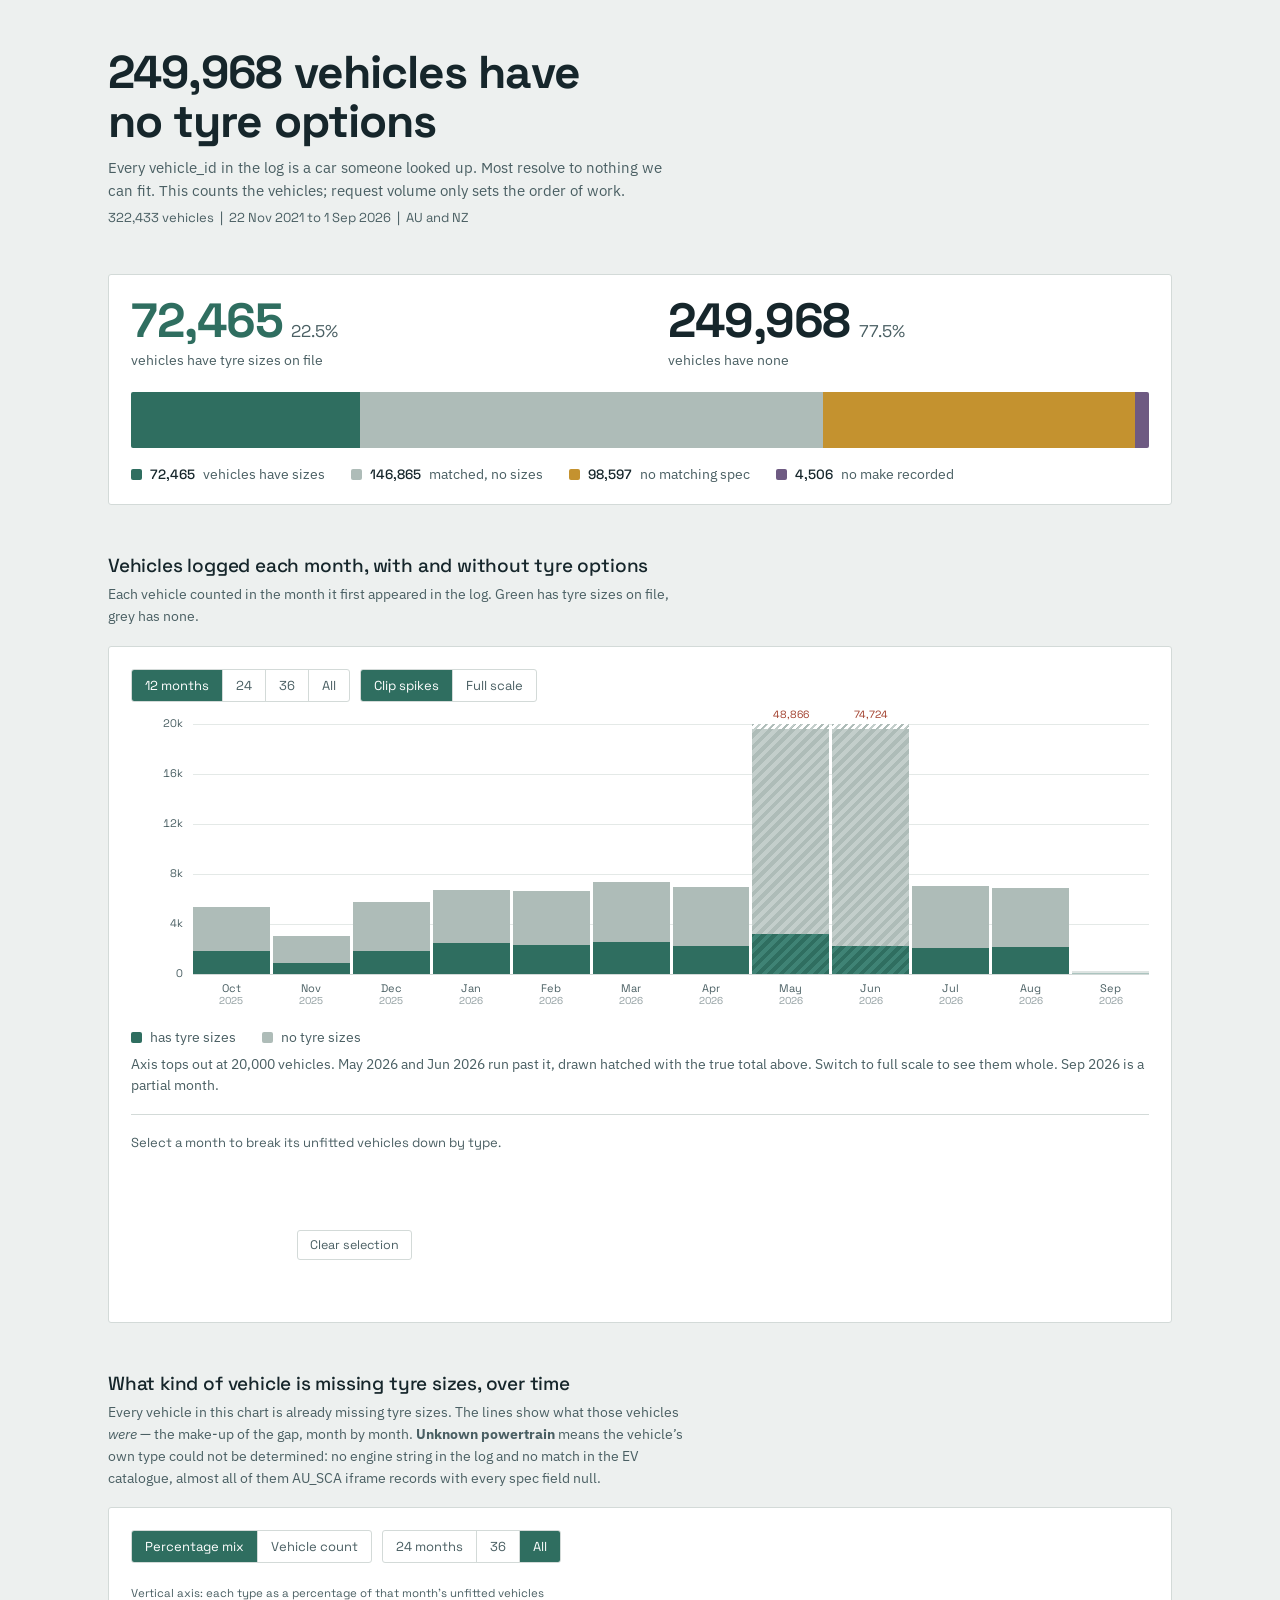
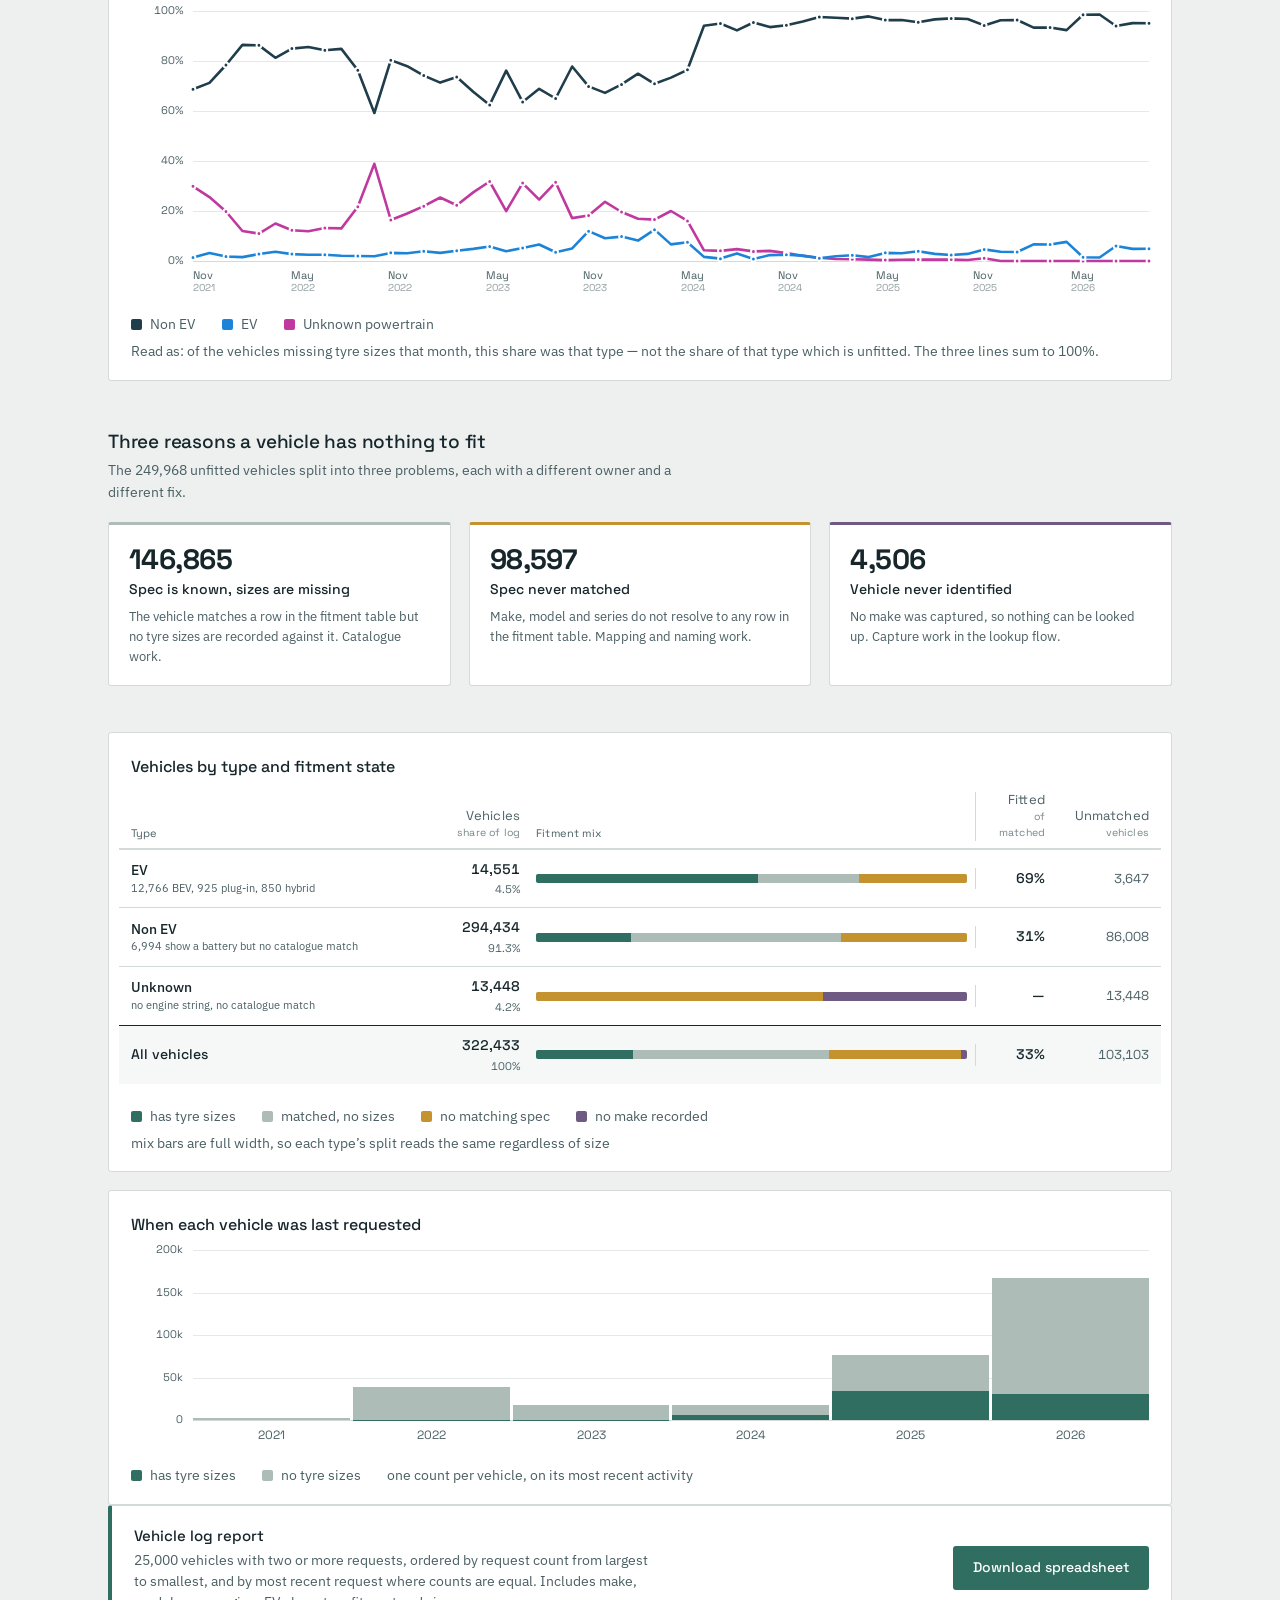
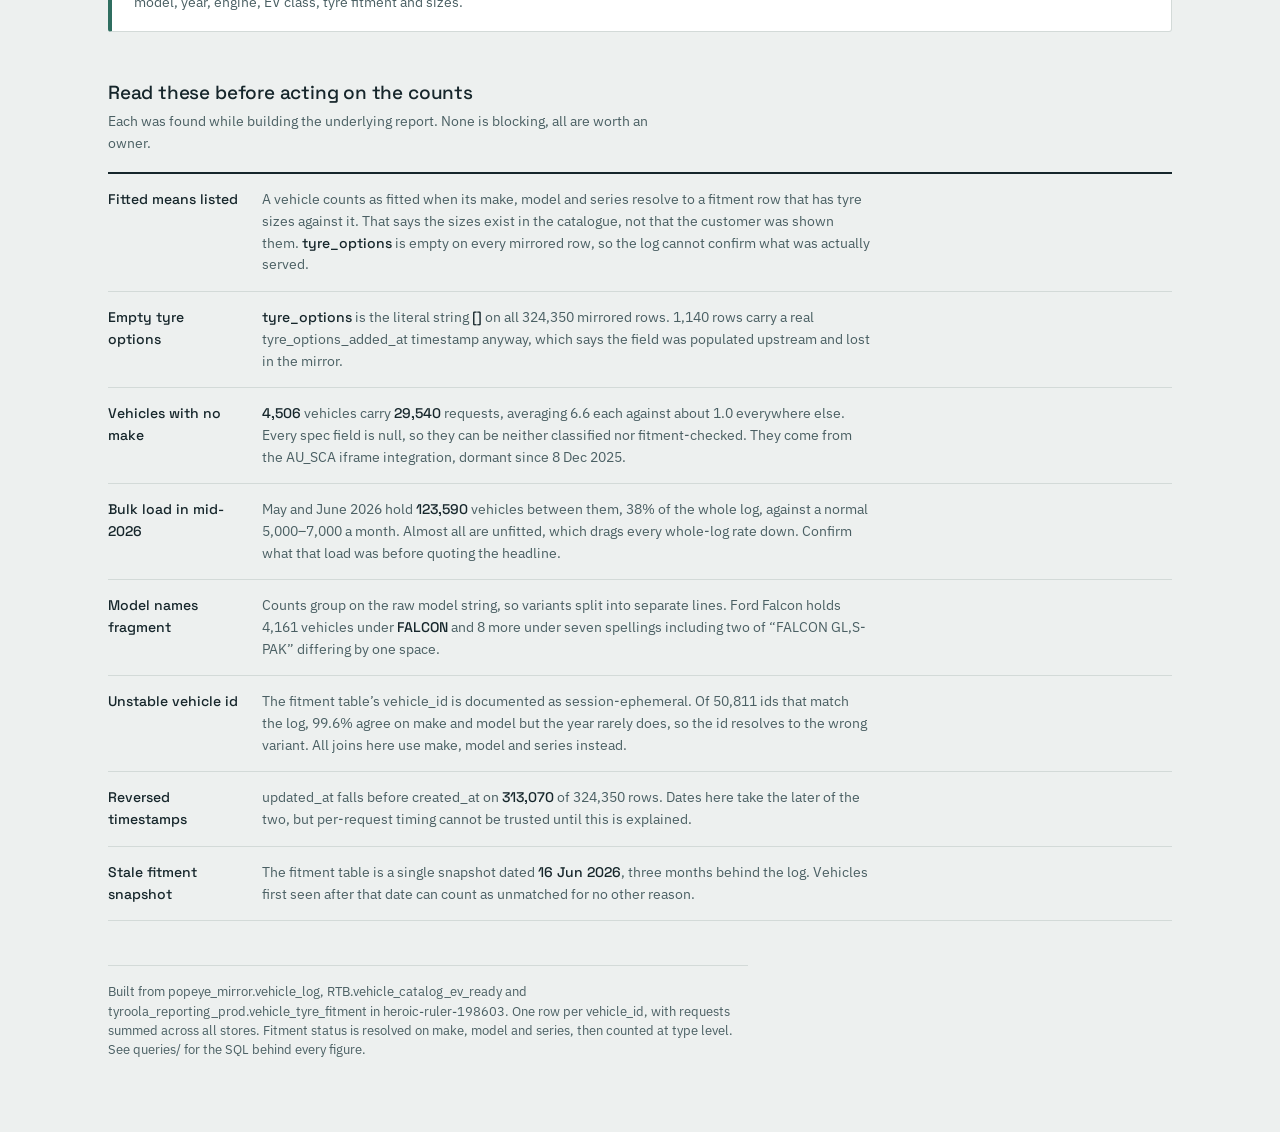
<file: vehicle-fitment-dashboard/index.html>
<!DOCTYPE html>
<html lang="en">
<head>
<meta charset="utf-8">
<meta name="viewport" content="width=device-width, initial-scale=1">
<title>Vehicles without tyre options</title>
<link rel="preconnect" href="https://fonts.googleapis.com">
<link rel="preconnect" href="https://fonts.gstatic.com" crossorigin>
<link href="https://fonts.googleapis.com/css2?family=Space+Grotesk:wght@400;500;700&family=IBM+Plex+Sans:wght@400;500&display=swap" rel="stylesheet">
<link rel="stylesheet" href="styles.css">
</head>
<body>
<div class="wrap">

  <h1>249,968 vehicles have no tyre options</h1>
  <p class="standfirst">Every vehicle_id in the log is a car someone looked up. Most resolve to nothing we can fit. This counts the vehicles; request volume only sets the order of work.</p>
  <p class="meta">322,433 vehicles &nbsp;|&nbsp; 22 Nov 2021 to 1 Sep 2026 &nbsp;|&nbsp; AU and NZ</p>

  <section id="header">
    <div class="card">
      <div class="pair">
        <div class="half"><b class="fitnum">72,465</b><span class="pc">22.5%</span><p>vehicles have tyre sizes on file</p></div>
        <div class="half"><b class="nonum">249,968</b><span class="pc">77.5%</span><p>vehicles have none</p></div>
      </div>
      <div class="stack"><i style="width:22.47%;background:var(--fit)"></i><i style="width:45.55%;background:var(--nofit)"></i><i style="width:30.58%;background:var(--gap)"></i><i style="width:1.40%;background:var(--void)"></i></div>
      <div class="legend"><div><span class="sw" style="background:var(--fit)"></span><b>72,465</b> <em>vehicles have sizes</em></div><div><span class="sw" style="background:var(--nofit)"></span><b>146,865</b> <em>matched, no sizes</em></div><div><span class="sw" style="background:var(--gap)"></span><b>98,597</b> <em>no matching spec</em></div><div><span class="sw" style="background:var(--void)"></span><b>4,506</b> <em>no make recorded</em></div></div>
    </div>
  </section>

  <section id="monthly">
    <h2>Vehicles logged each month, with and without tyre options</h2>
    <p class="lede">Each vehicle counted in the month it first appeared in the log. Green has tyre sizes on file, grey has none.</p>
    <div class="card">
      <div class="ctrls">
        <div class="ctrl" role="group" aria-label="Range">
          <button type="button" data-n="12" class="on">12 months</button>
          <button type="button" data-n="24">24</button>
          <button type="button" data-n="36">36</button>
          <button type="button" data-n="0">All</button>
        </div>
        <div class="ctrl" role="group" aria-label="Scale">
          <button type="button" data-s="clip" class="on">Clip spikes</button>
          <button type="button" data-s="full">Full scale</button>
        </div>
      </div>
      <div class="plot">
        <div class="ylab" id="ylab"></div>
        <div class="parea"><div class="grid" id="grid"></div><div class="chart" id="chart"></div></div>
      </div>
      <div class="tickrow"><div class="yspacer"></div><div class="ticks" id="ticks"></div></div>
      <div class="legend" style="margin-top:20px">
        <div><span class="sw" style="background:var(--fit)"></span><em>has tyre sizes</em></div>
        <div><span class="sw" style="background:var(--nofit)"></span><em>no tyre sizes</em></div>
        <div><em id="chartnote"></em></div>
      </div>
      <div class="drill">
        <p class="hint" id="drillhint">Select a month to break its unfitted vehicles down by type.</p>
        <p class="hint" id="drillsub" hidden>Types are the vehicle&rsquo;s powertrain. Unknown means the powertrain could not be determined, not that the tyre size is unknown &mdash; every vehicle in this donut is missing tyre sizes.</p>
        <div class="drillbody" id="drillbody" hidden>
          <svg class="donut" id="donut" viewBox="0 0 140 140" role="img" aria-labelledby="donuttitle"><title id="donuttitle">Unfitted vehicles by type</title></svg>
          <div class="drilltext">
            <h4 id="drilltitle"></h4>
            <div id="drilllegend"></div>
            <button type="button" class="clear" id="drillclear">Clear selection</button>
          </div>
        </div>
      </div>
    </div>
  </section>

  <section id="trend">
    <h2>What kind of vehicle is missing tyre sizes, over time</h2>
    <p class="lede">Every vehicle in this chart is already missing tyre sizes. The lines show what those vehicles <em>were</em> &mdash; the make-up of the gap, month by month. <b>Unknown powertrain</b> means the vehicle&rsquo;s own type could not be determined: no engine string in the log and no match in the EV catalogue, almost all of them AU_SCA iframe records with every spec field null.</p>
    <div class="card">
      <div class="ctrls">
        <div class="ctrl" role="group" aria-label="Trend mode">
          <button type="button" data-t="share" class="on">Percentage mix</button>
          <button type="button" data-t="count">Vehicle count</button>
        </div>
        <div class="ctrl" role="group" aria-label="Trend range">
          <button type="button" data-r="24">24 months</button>
          <button type="button" data-r="36">36</button>
          <button type="button" data-r="0" class="on">All</button>
        </div>
      </div>
      <p class="axistitle" id="taxis"></p>
      <div class="plot">
        <div class="ylab" id="tylab"></div>
        <div class="parea">
          <div class="grid" id="tgrid"></div>
          <div class="chart" id="tchart"></div>
          <svg class="lines" id="tlines" preserveAspectRatio="none" viewBox="0 0 1000 250"></svg>
        </div>
      </div>
      <div class="tickrow"><div class="yspacer"></div><div class="ticks" id="tticks"></div></div>
      <div class="legend" id="tlegend" style="margin-top:20px"></div>
    </div>
  </section>

  <section>
    <h2>Three reasons a vehicle has nothing to fit</h2>
    <p class="lede">The 249,968 unfitted vehicles split into three problems, each with a different owner and a different fix.</p>
    <div class="modes">
      <div class="mode"><b>146,865</b><h4>Spec is known, sizes are missing</h4><p>The vehicle matches a row in the fitment table but no tyre sizes are recorded against it. Catalogue work.</p></div>
      <div class="mode s"><b>98,597</b><h4>Spec never matched</h4><p>Make, model and series do not resolve to any row in the fitment table. Mapping and naming work.</p></div>
      <div class="mode v"><b>4,506</b><h4>Vehicle never identified</h4><p>No make was captured, so nothing can be looked up. Capture work in the lookup flow.</p></div>
    </div>
  </section>

  <section>
    <div class="stackcards">
      <div class="card">
        <h3 class="cardh">Vehicles by type and fitment state</h3>
        <div class="frows"><div class="frow head"><div>Type</div><div class="num">Vehicles<br><span class="hsub">share of log</span></div><div>Fitment mix</div><div class="num">Fitted<br><span class="hsub">of matched</span></div><div class="num">Unmatched<br><span class="hsub">vehicles</span></div></div><div class="frow"><div class="fname">EV<small>12,766 BEV, 925 plug-in, 850 hybrid</small></div><div class="num strong">14,551<span class="npc">4.5%</span></div><div class="dbar" title="7,488 with sizes &middot; 3,416 matched with none &middot; 3,647 unmatched &middot; 0 no make"><i class="c" style="width:51.46%"></i><i class="n" style="width:23.48%"></i><i class="s" style="width:25.06%"></i><i class="v" style="width:0.00%"></i></div><div class="num strong">69%</div><div class="num sub">3,647</div></div><div class="frow"><div class="fname">Non EV<small>6,994 show a battery but no catalogue match</small></div><div class="num strong">294,434<span class="npc">91.3%</span></div><div class="dbar" title="64,977 with sizes &middot; 143,449 matched with none &middot; 86,008 unmatched &middot; 0 no make"><i class="c" style="width:22.07%"></i><i class="n" style="width:48.72%"></i><i class="s" style="width:29.21%"></i><i class="v" style="width:0.00%"></i></div><div class="num strong">31%</div><div class="num sub">86,008</div></div><div class="frow"><div class="fname">Unknown<small>no engine string, no catalogue match</small></div><div class="num strong">13,448<span class="npc">4.2%</span></div><div class="dbar" title="0 with sizes &middot; 0 matched with none &middot; 8,942 unmatched &middot; 4,506 no make"><i class="c" style="width:0.00%"></i><i class="n" style="width:0.00%"></i><i class="s" style="width:66.49%"></i><i class="v" style="width:33.51%"></i></div><div class="num strong">&mdash;</div><div class="num sub">13,448</div></div><div class="frow total"><div class="fname">All vehicles</div><div class="num strong">322,433<span class="npc">100%</span></div><div class="dbar" title="72,465 with sizes &middot; 146,865 matched with none &middot; 98,597 unmatched &middot; 4,506 no make"><i class="c" style="width:22.47%"></i><i class="n" style="width:45.55%"></i><i class="s" style="width:30.58%"></i><i class="v" style="width:1.40%"></i></div><div class="num strong">33%</div><div class="num sub">103,103</div></div></div>
        <div class="legend cardleg">
          <div><span class="sw" style="background:var(--fit)"></span><em>has tyre sizes</em></div>
          <div><span class="sw" style="background:var(--nofit)"></span><em>matched, no sizes</em></div>
          <div><span class="sw" style="background:var(--gap)"></span><em>no matching spec</em></div>
          <div><span class="sw" style="background:var(--void)"></span><em>no make recorded</em></div>
          <div><em>mix bars are full width, so each type&rsquo;s split reads the same regardless of size</em></div>
        </div>
      </div>
      <div class="card">
        <h3 class="cardh">When each vehicle was last requested</h3>
        <div class="plot">
          <div class="ylab yshort"><span style="top:100.00%">0</span><span style="top:75.00%">50k</span><span style="top:50.00%">100k</span><span style="top:25.00%">150k</span><span style="top:0.00%">200k</span></div>
          <div class="parea pshort"><div class="grid"><i class="zero" style="top:100.00%"></i><i class="" style="top:75.00%"></i><i class="" style="top:50.00%"></i><i class="" style="top:25.00%"></i><i class="" style="top:0.00%"></i></div><div class="chart"><div class="col" title="2021: 2,596 vehicles, 1 with sizes, 2,595 without"><i class="wo" style="height:1.30%"></i><i class="w" style="height:0.00%"></i></div><div class="col" title="2022: 39,312 vehicles, 122 with sizes, 39,190 without"><i class="wo" style="height:19.60%"></i><i class="w" style="height:0.06%"></i></div><div class="col" title="2023: 18,021 vehicles, 165 with sizes, 17,856 without"><i class="wo" style="height:8.93%"></i><i class="w" style="height:0.08%"></i></div><div class="col" title="2024: 17,750 vehicles, 6,345 with sizes, 11,405 without"><i class="wo" style="height:5.70%"></i><i class="w" style="height:3.17%"></i></div><div class="col" title="2025: 77,203 vehicles, 34,900 with sizes, 42,303 without"><i class="wo" style="height:21.15%"></i><i class="w" style="height:17.45%"></i></div><div class="col" title="2026: 167,551 vehicles, 30,932 with sizes, 136,619 without"><i class="wo" style="height:68.31%"></i><i class="w" style="height:15.47%"></i></div></div></div>
        </div>
        <div class="tickrow"><div class="yspacer"></div><div class="ticks yticks"><span>2021</span><span>2022</span><span>2023</span><span>2024</span><span>2025</span><span>2026</span></div></div>
        <div class="legend cardleg">
          <div><span class="sw" style="background:var(--fit)"></span><em>has tyre sizes</em></div>
          <div><span class="sw" style="background:var(--nofit)"></span><em>no tyre sizes</em></div>
          <div><em>one count per vehicle, on its most recent activity</em></div>
        </div>
      </div>
    </div>
  </section>

  <div class="dl">
    <div class="txt">
      <h3>Vehicle log report</h3>
      <p>25,000 vehicles with two or more requests, ordered by request count from largest to smallest, and by most recent request where counts are equal. Includes make, model, year, engine, EV class, tyre fitment and sizes.</p>
    </div>
    <a href="vehicle_log_ev_report.xlsx" download>Download spreadsheet</a>
  </div>

  <section>
    <h2>Read these before acting on the counts</h2>
    <p class="lede">Each was found while building the underlying report. None is blocking, all are worth an owner.</p>
    <div class="gaps">
      <div class="gap-item"><h4>Fitted means listed</h4><p>A vehicle counts as fitted when its make, model and series resolve to a fitment row that has tyre sizes against it. That says the sizes exist in the catalogue, not that the customer was shown them. <b>tyre_options</b> is empty on every mirrored row, so the log cannot confirm what was actually served.</p></div>
      <div class="gap-item"><h4>Empty tyre options</h4><p><b>tyre_options</b> is the literal string <b>[]</b> on all 324,350 mirrored rows. 1,140 rows carry a real tyre_options_added_at timestamp anyway, which says the field was populated upstream and lost in the mirror.</p></div>
      <div class="gap-item"><h4>Vehicles with no make</h4><p><b>4,506</b> vehicles carry <b>29,540</b> requests, averaging 6.6 each against about 1.0 everywhere else. Every spec field is null, so they can be neither classified nor fitment-checked. They come from the AU_SCA iframe integration, dormant since 8 Dec 2025.</p></div>
      <div class="gap-item"><h4>Bulk load in mid-2026</h4><p>May and June 2026 hold <b>123,590</b> vehicles between them, 38% of the whole log, against a normal 5,000&ndash;7,000 a month. Almost all are unfitted, which drags every whole-log rate down. Confirm what that load was before quoting the headline.</p></div>
      <div class="gap-item"><h4>Model names fragment</h4><p>Counts group on the raw model string, so variants split into separate lines. Ford Falcon holds 4,161 vehicles under <b>FALCON</b> and 8 more under seven spellings including two of &ldquo;FALCON GL,S-PAK&rdquo; differing by one space.</p></div>
      <div class="gap-item"><h4>Unstable vehicle id</h4><p>The fitment table&rsquo;s vehicle_id is documented as session-ephemeral. Of 50,811 ids that match the log, 99.6% agree on make and model but the year rarely does, so the id resolves to the wrong variant. All joins here use make, model and series instead.</p></div>
      <div class="gap-item"><h4>Reversed timestamps</h4><p>updated_at falls before created_at on <b>313,070</b> of 324,350 rows. Dates here take the later of the two, but per-request timing cannot be trusted until this is explained.</p></div>
      <div class="gap-item"><h4>Stale fitment snapshot</h4><p>The fitment table is a single snapshot dated <b>16 Jun 2026</b>, three months behind the log. Vehicles first seen after that date can count as unmatched for no other reason.</p></div>
    </div>
  </section>

  <footer>
    Built from popeye_mirror.vehicle_log, RTB.vehicle_catalog_ev_ready and tyroola_reporting_prod.vehicle_tyre_fitment in heroic-ruler-198603. One row per vehicle_id, with requests summed across all stores. Fitment status is resolved on make, model and series, then counted at type level. See queries/ for the SQL behind every figure.
  </footer>

</div>
<script src="data.js"></script>
<script src="app.js"></script>
</body>
</html>
</file>
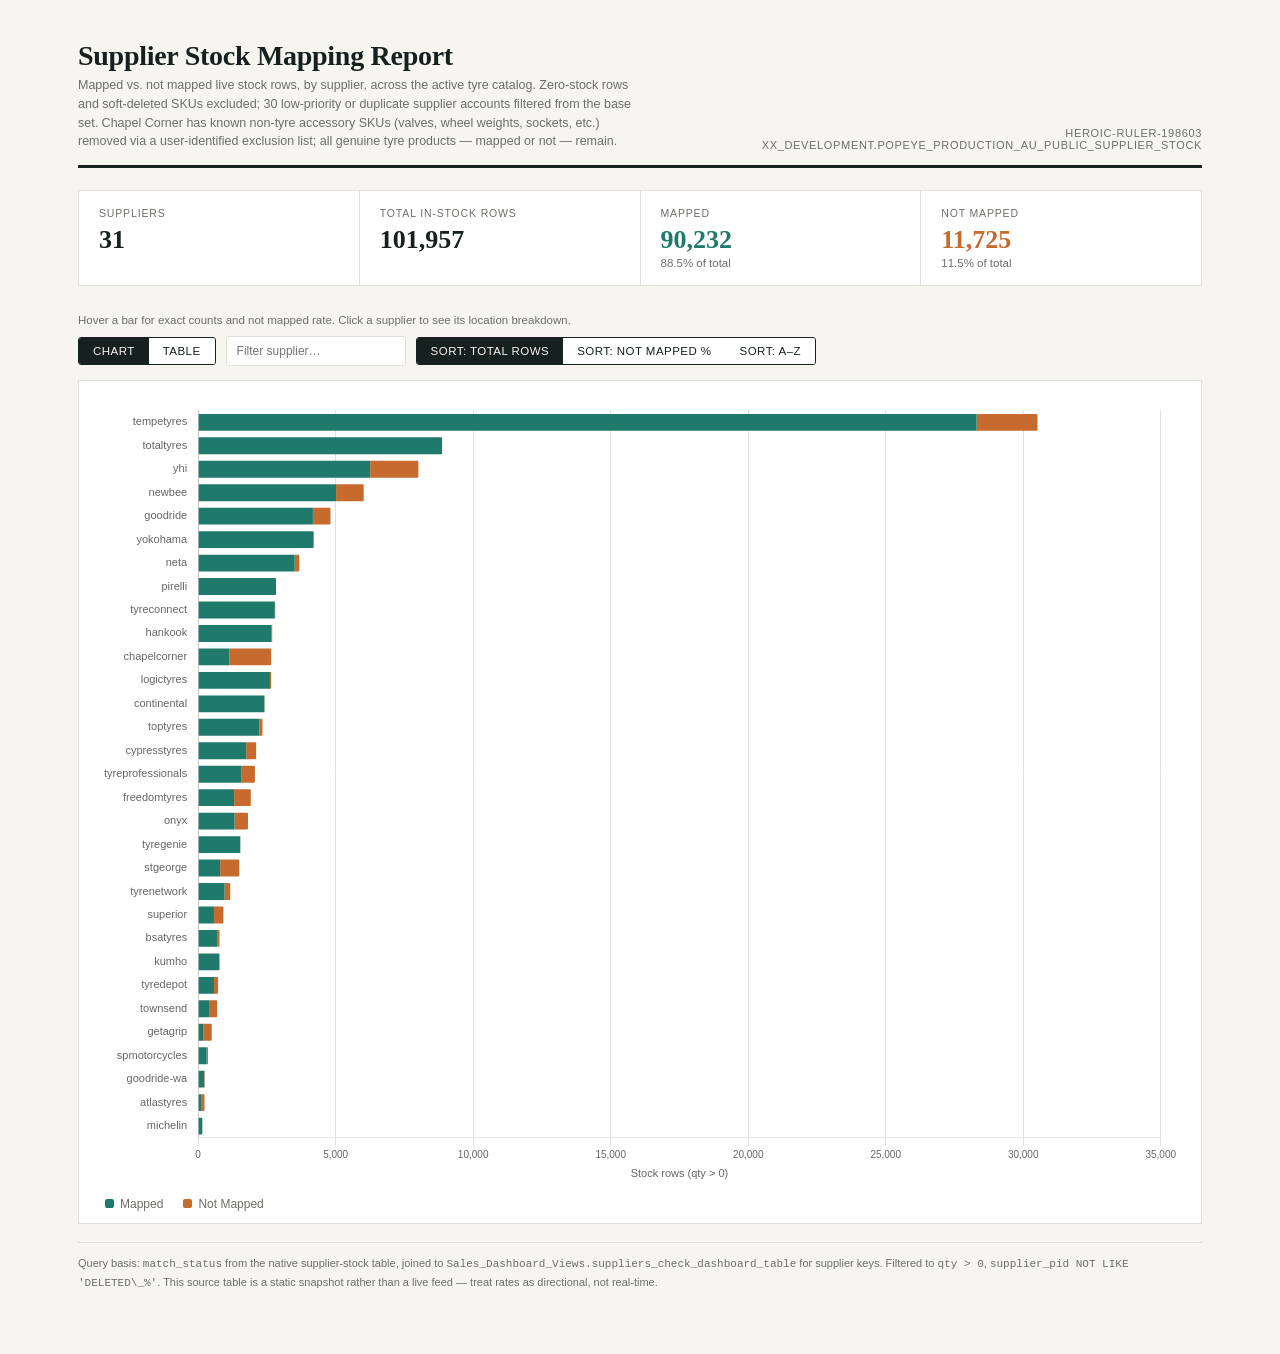
<file: supplier_stock_match_dashboard_inlined.html>
<!DOCTYPE html>
<html lang="en">
<head>
<meta charset="UTF-8">
<title>Tyroola — Supplier Stock Mapping Dashboard</title>
<script>/*! Chart.js v4.4.1 (inlined from cdnjs, no external dependency) */
!function(t,e){"object"==typeof exports&&"undefined"!=typeof module?module.exports=e():"function"==typeof define&&define.amd?define(e):(t="undefined"!=typeof globalThis?globalThis:t||self).Chart=e()}(this,function(){"use strict";var s=Object.freeze({__proto__:null,get Colors(){return dn},get Decimation(){return fn},get Filler(){return Dn},get Legend(){return Tn},get SubTitle(){return In},get Title(){return En},get Tooltip(){return Un}});function t(){}const F=(()=>{let t=0;return()=>t++})();function P(t){return null==t}function O(t){if(Array.isArray&&Array.isArray(t))return!0;const e=Object.prototype.toString.call(t);return"[object"===e.slice(0,7)&&"Array]"===e.slice(-6)}function A(t){return null!==t&&"[object Object]"===Object.prototype.toString.call(t)}function p(t){return("number"==typeof t||t instanceof Number)&&isFinite(+t)}function g(t,e){return p(t)?t:e}function T(t,e){return void 0===t?e:t}const V=(t,e)=>"string"==typeof t&&t.endsWith("%")?parseFloat(t)/100:+t/e,B=(t,e)=>"string"==typeof t&&t.endsWith("%")?parseFloat(t)/100*e:+t;function d(t,e,i){if(t&&"function"==typeof t.call)return t.apply(i,e)}function k(t,e,i,s){let a,n,o;if(O(t))if(n=t.length,s)for(a=n-1;0<=a;a--)e.call(i,t[a],a);else for(a=0;a<n;a++)e.call(i,t[a],a);else if(A(t))for(o=Object.keys(t),n=o.length,a=0;a<n;a++)e.call(i,t[o[a]],o[a])}function W(t,e){let i,s,a,n;if(!t||!e||t.length!==e.length)return!1;for(i=0,s=t.length;i<s;++i)if(a=t[i],n=e[i],a.datasetIndex!==n.datasetIndex||a.index!==n.index)return!1;return!0}function N(e){if(O(e))return e.map(N);if(A(e)){const i=Object.create(null),s=Object.keys(e),a=s.length;let t=0;for(;t<a;++t)i[s[t]]=N(e[s[t]]);return i}return e}function H(t){return-1===["__proto__","prototype","constructor"].indexOf(t)}function j(t,e,i,s){var a;H(t)&&(a=e[t],i=i[t],A(a)&&A(i)?Y(a,i,s):e[t]=N(i))}function Y(i,t,s){var a,e=O(t)?t:[t],n=e.length;if(!A(i))return i;const o=(s=s||{}).merger||j;for(let t=0;t<n;++t)if(A(a=e[t])){const O=Object.keys(a);for(let t=0,e=O.length;t<e;++t)o(O[t],i,a,s)}return i}function $(t,e){return Y(t,e,{merger:U})}function U(t,e,i){var s;H(t)&&(s=e[t],i=i[t],A(s)&&A(i)?$(s,i):Object.prototype.hasOwnProperty.call(e,t)||(e[t]=N(i)))}const X={"":t=>t,x:t=>t.x,y:t=>t.y};function q(t){const e=t.split("."),i=[];let s="";for(const t of e)s+=t,s=s.endsWith("\\")?s.slice(0,-1)+".":(i.push(s),"");return i}function m(t,e){const i=X[e]||(X[e]=function(){const i=q(e);return t=>{for(const e of i){if(""===e)break;t=t&&t[e]}return t}}());return i(t)}function K(t){return t.charAt(0).toUpperCase()+t.slice(1)}const G=t=>void 0!==t,u=t=>"function"==typeof t,Z=(t,e)=>{if(t.size!==e.size)return!1;for(const i of t)if(!e.has(i))return!1;return!0};function J(t){return"mouseup"===t.type||"click"===t.type||"contextmenu"===t.type}const S=Math.PI,_=2*S,Q=_+S,tt=Number.POSITIVE_INFINITY,et=S/180,D=S/2,it=S/4,st=2*S/3,r=Math.log10,y=Math.sign;function at(t,e,i){return Math.abs(t-e)<i}function nt(t){var e=Math.round(t),e=(t=at(t,e,t/1e3)?e:t,Math.pow(10,Math.floor(r(t)))),t=t/e;return(t<=1?1:t<=2?2:t<=5?5:10)*e}function ot(t){const e=[],i=Math.sqrt(t);let s;for(s=1;s<i;s++)t%s==0&&(e.push(s),e.push(t/s));return i===(0|i)&&e.push(i),e.sort((t,e)=>t-e).pop(),e}function rt(t){return!isNaN(parseFloat(t))&&isFinite(t)}function lt(t,e){var i=Math.round(t);return i-e<=t&&t<=i+e}function ht(t,e,i){let s,a,n;for(s=0,a=t.length;s<a;s++)n=t[s][i],isNaN(n)||(e.min=Math.min(e.min,n),e.max=Math.max(e.max,n))}function L(t){return t*(S/180)}function ct(t){return t*(180/S)}function dt(i){if(p(i)){let t=1,e=0;for(;Math.round(i*t)/t!==i;)t*=10,e++;return e}}function ut(t,e){var i=e.x-t.x,e=e.y-t.y,t=Math.sqrt(i*i+e*e);let s=Math.atan2(e,i);return s<-.5*S&&(s+=_),{angle:s,distance:t}}function gt(t,e){return Math.sqrt(Math.pow(e.x-t.x,2)+Math.pow(e.y-t.y,2))}function ft(t,e){return(t-e+Q)%_-S}function v(t){return(t%_+_)%_}function pt(t,e,i,s){var t=v(t),e=v(e),i=v(i),a=v(e-t),n=v(i-t),o=v(t-e),r=v(t-i);return t===e||t===i||s&&e===i||n<a&&o<r}function C(t,e,i){return Math.max(e,Math.min(i,t))}function mt(t){return C(t,-32768,32767)}function c(t,e,i,s=1e-6){return t>=Math.min(e,i)-s&&t<=Math.max(e,i)+s}function bt(e,i,t){t=t||(t=>e[t]<i);let s,a=e.length-1,n=0;for(;1<a-n;)t(s=n+a>>1)?n=s:a=s;return{lo:n,hi:a}}const f=(i,s,a,t)=>bt(i,a,t?t=>{var e=i[t][s];return e<a||e===a&&i[t+1][s]===a}:t=>i[t][s]<a),xt=(e,i,s)=>bt(e,s,t=>e[t][i]>=s);function vt(t,e,i){let s=0,a=t.length;for(;s<a&&t[s]<e;)s++;for(;a>s&&t[a-1]>i;)a--;return 0<s||a<t.length?t.slice(s,a):t}const _t=["push","pop","shift","splice","unshift"];function yt(a,t){a._chartjs?a._chartjs.listeners.push(t):(Object.defineProperty(a,"_chartjs",{configurable:!0,enumerable:!1,value:{listeners:[t]}}),_t.forEach(t=>{const i="_onData"+K(t),s=a[t];Object.defineProperty(a,t,{configurable:!0,enumerable:!1,value(...e){var t=s.apply(this,e);return a._chartjs.listeners.forEach(t=>{"function"==typeof t[i]&&t[i](...e)}),t}})}))}function Mt(e,t){var i=e._chartjs;if(i){const s=i.listeners,a=s.indexOf(t);-1!==a&&s.splice(a,1),0<s.length||(_t.forEach(t=>{delete e[t]}),delete e._chartjs)}}function wt(t){var e=new Set(t);return e.size===t.length?t:Array.from(e)}const kt="undefined"==typeof window?function(t){return t()}:window.requestAnimationFrame;function St(e,i){let s,a=!1;return function(...t){s=t,a||(a=!0,kt.call(window,()=>{a=!1,e.apply(i,s)}))}}function Pt(e,i){let s;return function(...t){return i?(clearTimeout(s),s=setTimeout(e,i,t)):e.apply(this,t),i}}const Dt=t=>"start"===t?"left":"end"===t?"right":"center",E=(t,e,i)=>"start"===t?e:"end"===t?i:(e+i)/2,Ct=(t,e,i,s)=>t===(s?"left":"right")?i:"center"===t?(e+i)/2:e;function Ot(t,e,i){var s=e.length;let a=0,n=s;if(t._sorted){const{iScale:o,_parsed:r}=t,l=o.axis,{min:h,max:c,minDefined:d,maxDefined:u}=o.getUserBounds();d&&(a=C(Math.min(f(r,l,h).lo,i?s:f(e,l,o.getPixelForValue(h)).lo),0,s-1)),n=u?C(Math.max(f(r,o.axis,c,!0).hi+1,i?0:f(e,l,o.getPixelForValue(c),!0).hi+1),a,s)-a:s-a}return{start:a,count:n}}function At(t){var{xScale:e,yScale:i,_scaleRanges:s}=t,a={xmin:e.min,xmax:e.max,ymin:i.min,ymax:i.max};if(!s)return t._scaleRanges=a,!0;t=s.xmin!==e.min||s.xmax!==e.max||s.ymin!==i.min||s.ymax!==i.max;return Object.assign(s,a),t}var l=new class{constructor(){this._request=null,this._charts=new Map,this._running=!1,this._lastDate=void 0}_notify(e,i,s,t){const a=i.listeners[t],n=i.duration;a.forEach(t=>t({chart:e,initial:i.initial,numSteps:n,currentStep:Math.min(s-i.start,n)}))}_refresh(){this._request||(this._running=!0,this._request=kt.call(window,()=>{this._update(),this._request=null,this._running&&this._refresh()}))}_update(o=Date.now()){let r=0;this._charts.forEach((s,a)=>{if(s.running&&s.items.length){const n=s.items;let t,e=n.length-1,i=!1;for(;0<=e;--e)(t=n[e])._active?(t._total>s.duration&&(s.duration=t._total),t.tick(o),i=!0):(n[e]=n[n.length-1],n.pop());i&&(a.draw(),this._notify(a,s,o,"progress")),n.length||(s.running=!1,this._notify(a,s,o,"complete"),s.initial=!1),r+=n.length}}),this._lastDate=o,0===r&&(this._running=!1)}_getAnims(t){const e=this._charts;let i=e.get(t);return i||(i={running:!1,initial:!0,items:[],listeners:{complete:[],progress:[]}},e.set(t,i)),i}listen(t,e,i){this._getAnims(t).listeners[e].push(i)}add(t,e){e&&e.length&&this._getAnims(t).items.push(...e)}has(t){return 0<this._getAnims(t).items.length}start(t){const e=this._charts.get(t);e&&(e.running=!0,e.start=Date.now(),e.duration=e.items.reduce((t,e)=>Math.max(t,e._duration),0),this._refresh())}running(t){if(!this._running)return!1;t=this._charts.get(t);return!!(t&&t.running&&t.items.length)}stop(e){const i=this._charts.get(e);if(i&&i.items.length){const s=i.items;let t=s.length-1;for(;0<=t;--t)s[t].cancel();i.items=[],this._notify(e,i,Date.now(),"complete")}}remove(t){return this._charts.delete(t)}};function Tt(t){return t+.5|0}const Lt=(t,e,i)=>Math.max(Math.min(t,i),e);function Et(t){return Lt(Tt(2.55*t),0,255)}function Rt(t){return Lt(Tt(255*t),0,255)}function o(t){return Lt(Tt(t/2.55)/100,0,1)}function It(t){return Lt(Tt(100*t),0,100)}const n={0:0,1:1,2:2,3:3,4:4,5:5,6:6,7:7,8:8,9:9,A:10,B:11,C:12,D:13,E:14,F:15,a:10,b:11,c:12,d:13,e:14,f:15},zt=[..."0123456789ABCDEF"],Ft=t=>zt[15&t],Vt=t=>zt[(240&t)>>4]+zt[15&t],Bt=t=>(240&t)>>4==(15&t);const Wt=/^(hsla?|hwb|hsv)\(\s*([-+.e\d]+)(?:deg)?[\s,]+([-+.e\d]+)%[\s,]+([-+.e\d]+)%(?:[\s,]+([-+.e\d]+)(%)?)?\s*\)$/;function Nt(i,t,s){const a=t*Math.min(s,1-s),e=(t,e=(t+i/30)%12)=>s-a*Math.max(Math.min(e-3,9-e,1),-1);return[e(0),e(8),e(4)]}function Ht(i,s,a){i=(t,e=(t+i/60)%6)=>a-a*s*Math.max(Math.min(e,4-e,1),0);return[i(5),i(3),i(1)]}function jt(t,e,i){const s=Nt(t,1,.5);let a;for(1<e+i&&(e*=a=1/(e+i),i*=a),a=0;a<3;a++)s[a]*=1-e-i,s[a]+=e;return s}function Yt(t){var e=t.r/255,i=t.g/255,t=t.b/255,s=Math.max(e,i,t),a=Math.min(e,i,t),n=(s+a)/2;let o,r,l;return s!==a&&(l=s-a,r=.5<n?l/(2-s-a):l/(s+a),o=60*(o=(a=i,i=t,(t=e)===s?(a-i)/l+(a<i?6:0):a===s?(i-t)/l+2:(t-a)/l+4))+.5),[0|o,r||0,n]}function $t(t,e,i,s){return(Array.isArray(e)?t(e[0],e[1],e[2]):t(e,i,s)).map(Rt)}function Ut(t,e,i){return $t(Nt,t,e,i)}function Xt(t){return(t%360+360)%360}const qt={x:"dark",Z:"light",Y:"re",X:"blu",W:"gr",V:"medium",U:"slate",A:"ee",T:"ol",S:"or",B:"ra",C:"lateg",D:"ights",R:"in",Q:"turquois",E:"hi",P:"ro",O:"al",N:"le",M:"de",L:"yello",F:"en",K:"ch",G:"arks",H:"ea",I:"ightg",J:"wh"},Kt={OiceXe:"f0f8ff",antiquewEte:"faebd7",aqua:"ffff",aquamarRe:"7fffd4",azuY:"f0ffff",beige:"f5f5dc",bisque:"ffe4c4",black:"0",blanKedOmond:"ffebcd",Xe:"ff",XeviTet:"8a2be2",bPwn:"a52a2a",burlywood:"deb887",caMtXe:"5f9ea0",KartYuse:"7fff00",KocTate:"d2691e",cSO:"ff7f50",cSnflowerXe:"6495ed",cSnsilk:"fff8dc",crimson:"dc143c",cyan:"ffff",xXe:"8b",xcyan:"8b8b",xgTMnPd:"b8860b",xWay:"a9a9a9",xgYF:"6400",xgYy:"a9a9a9",xkhaki:"bdb76b",xmagFta:"8b008b",xTivegYF:"556b2f",xSange:"ff8c00",xScEd:"9932cc",xYd:"8b0000",xsOmon:"e9967a",xsHgYF:"8fbc8f",xUXe:"483d8b",xUWay:"2f4f4f",xUgYy:"2f4f4f",xQe:"ced1",xviTet:"9400d3",dAppRk:"ff1493",dApskyXe:"bfff",dimWay:"696969",dimgYy:"696969",dodgerXe:"1e90ff",fiYbrick:"b22222",flSOwEte:"fffaf0",foYstWAn:"228b22",fuKsia:"ff00ff",gaRsbSo:"dcdcdc",ghostwEte:"f8f8ff",gTd:"ffd700",gTMnPd:"daa520",Way:"808080",gYF:"8000",gYFLw:"adff2f",gYy:"808080",honeyMw:"f0fff0",hotpRk:"ff69b4",RdianYd:"cd5c5c",Rdigo:"4b0082",ivSy:"fffff0",khaki:"f0e68c",lavFMr:"e6e6fa",lavFMrXsh:"fff0f5",lawngYF:"7cfc00",NmoncEffon:"fffacd",ZXe:"add8e6",ZcSO:"f08080",Zcyan:"e0ffff",ZgTMnPdLw:"fafad2",ZWay:"d3d3d3",ZgYF:"90ee90",ZgYy:"d3d3d3",ZpRk:"ffb6c1",ZsOmon:"ffa07a",ZsHgYF:"20b2aa",ZskyXe:"87cefa",ZUWay:"778899",ZUgYy:"778899",ZstAlXe:"b0c4de",ZLw:"ffffe0",lime:"ff00",limegYF:"32cd32",lRF:"faf0e6",magFta:"ff00ff",maPon:"800000",VaquamarRe:"66cdaa",VXe:"cd",VScEd:"ba55d3",VpurpN:"9370db",VsHgYF:"3cb371",VUXe:"7b68ee",VsprRggYF:"fa9a",VQe:"48d1cc",VviTetYd:"c71585",midnightXe:"191970",mRtcYam:"f5fffa",mistyPse:"ffe4e1",moccasR:"ffe4b5",navajowEte:"ffdead",navy:"80",Tdlace:"fdf5e6",Tive:"808000",TivedBb:"6b8e23",Sange:"ffa500",SangeYd:"ff4500",ScEd:"da70d6",pOegTMnPd:"eee8aa",pOegYF:"98fb98",pOeQe:"afeeee",pOeviTetYd:"db7093",papayawEp:"ffefd5",pHKpuff:"ffdab9",peru:"cd853f",pRk:"ffc0cb",plum:"dda0dd",powMrXe:"b0e0e6",purpN:"800080",YbeccapurpN:"663399",Yd:"ff0000",Psybrown:"bc8f8f",PyOXe:"4169e1",saddNbPwn:"8b4513",sOmon:"fa8072",sandybPwn:"f4a460",sHgYF:"2e8b57",sHshell:"fff5ee",siFna:"a0522d",silver:"c0c0c0",skyXe:"87ceeb",UXe:"6a5acd",UWay:"708090",UgYy:"708090",snow:"fffafa",sprRggYF:"ff7f",stAlXe:"4682b4",tan:"d2b48c",teO:"8080",tEstN:"d8bfd8",tomato:"ff6347",Qe:"40e0d0",viTet:"ee82ee",JHt:"f5deb3",wEte:"ffffff",wEtesmoke:"f5f5f5",Lw:"ffff00",LwgYF:"9acd32"};let Gt;const Zt=/^rgba?\(\s*([-+.\d]+)(%)?[\s,]+([-+.e\d]+)(%)?[\s,]+([-+.e\d]+)(%)?(?:[\s,/]+([-+.e\d]+)(%)?)?\s*\)$/,Jt=t=>t<=.0031308?12.92*t:1.055*Math.pow(t,1/2.4)-.055,Qt=t=>t<=.04045?t/12.92:Math.pow((t+.055)/1.055,2.4);function te(e,i,s){if(e){let t=Yt(e);t[i]=Math.max(0,Math.min(t[i]+t[i]*s,0===i?360:1)),t=Ut(t),e.r=t[0],e.g=t[1],e.b=t[2]}}function ee(t,e){return t&&Object.assign(e||{},t)}function ie(t){var e={r:0,g:0,b:0,a:255};return Array.isArray(t)?3<=t.length&&(e={r:t[0],g:t[1],b:t[2],a:255},3<t.length&&(e.a=Rt(t[3]))):(e=ee(t,{r:0,g:0,b:0,a:1})).a=Rt(e.a),e}function se(t){return("r"===t.charAt(0)?function(t){var e=Zt.exec(t);let i,s,a,n=255;if(e){if(e[7]!==i){const t=+e[7];n=e[8]?Et(t):Lt(255*t,0,255)}return i=+e[1],s=+e[3],a=+e[5],i=255&(e[2]?Et(i):Lt(i,0,255)),s=255&(e[4]?Et(s):Lt(s,0,255)),a=255&(e[6]?Et(a):Lt(a,0,255)),{r:i,g:s,b:a,a:n}}}:function(t){var e,i,s,t=Wt.exec(t);let a,n=255;if(t)return void 0!==t[5]&&(n=(t[6]?Et:Rt)(+t[5])),e=Xt(+t[2]),i=+t[3]/100,s=+t[4]/100,{r:(a="hwb"===t[1]?$t(jt,e,i,s):"hsv"===t[1]?$t(Ht,e,i,s):Ut(e,i,s))[0],g:a[1],b:a[2],a:n}})(t)}class ae{constructor(t){if(t instanceof ae)return t;var e,i,s=typeof t;let a;"object"==s?a=ie(t):"string"==s&&(i=(s=t).length,"#"===s[0]&&(4===i||5===i?e={r:255&17*n[s[1]],g:255&17*n[s[2]],b:255&17*n[s[3]],a:5===i?17*n[s[4]]:255}:7!==i&&9!==i||(e={r:n[s[1]]<<4|n[s[2]],g:n[s[3]]<<4|n[s[4]],b:n[s[5]]<<4|n[s[6]],a:9===i?n[s[7]]<<4|n[s[8]]:255})),a=e||(i=t,Gt||((Gt=function(){const t={},e=Object.keys(Kt),i=Object.keys(qt);let s,a,n,o,r;for(s=0;s<e.length;s++){for(o=r=e[s],a=0;a<i.length;a++)n=i[a],r=r.replace(n,qt[n]);n=parseInt(Kt[o],16),t[r]=[n>>16&255,n>>8&255,255&n]}return t}()).transparent=[0,0,0,0]),(i=Gt[i.toLowerCase()])&&{r:i[0],g:i[1],b:i[2],a:4===i.length?i[3]:255})||se(t)),this._rgb=a,this._valid=!!a}get valid(){return this._valid}get rgb(){var t=ee(this._rgb);return t&&(t.a=o(t.a)),t}set rgb(t){this._rgb=ie(t)}rgbString(){return this._valid?(t=this._rgb)&&(t.a<255?`rgba(${t.r}, ${t.g}, ${t.b}, ${o(t.a)})`:`rgb(${t.r}, ${t.g}, ${t.b})`):void 0;var t}hexString(){return this._valid?(t=this._rgb,e=t,e=Bt(e.r)&&Bt(e.g)&&Bt(e.b)&&Bt(e.a)?Ft:Vt,t?"#"+e(t.r)+e(t.g)+e(t.b)+((t=t.a)<255?e(t):""):void 0):void 0;var t,e}hslString(){if(this._valid){var t,e,i,s=this._rgb;if(s)return i=Yt(s),t=i[0],e=It(i[1]),i=It(i[2]),s.a<255?`hsla(${t}, ${e}%, ${i}%, ${o(s.a)})`:`hsl(${t}, ${e}%, ${i}%)`}}mix(t,e){if(t){const s=this.rgb,a=t.rgb;var t=void 0===e?.5:e,e=2*t-1,i=s.a-a.a,e=(1+(e*i==-1?e:(e+i)/(1+e*i)))/2,i=1-e;s.r=255&e*s.r+i*a.r+.5,s.g=255&e*s.g+i*a.g+.5,s.b=255&e*s.b+i*a.b+.5,s.a=t*s.a+(1-t)*a.a,this.rgb=s}return this}interpolate(t,e){return t&&(this._rgb=(i=this._rgb,t=t._rgb,e=e,s=Qt(o(i.r)),a=Qt(o(i.g)),n=Qt(o(i.b)),{r:Rt(Jt(s+e*(Qt(o(t.r))-s))),g:Rt(Jt(a+e*(Qt(o(t.g))-a))),b:Rt(Jt(n+e*(Qt(o(t.b))-n))),a:i.a+e*(t.a-i.a)})),this;var i,s,a,n}clone(){return new ae(this.rgb)}alpha(t){return this._rgb.a=Rt(t),this}clearer(t){return this._rgb.a*=1-t,this}greyscale(){const t=this._rgb,e=Tt(.3*t.r+.59*t.g+.11*t.b);return t.r=t.g=t.b=e,this}opaquer(t){return this._rgb.a*=1+t,this}negate(){const t=this._rgb;return t.r=255-t.r,t.g=255-t.g,t.b=255-t.b,this}lighten(t){return te(this._rgb,2,t),this}darken(t){return te(this._rgb,2,-t),this}saturate(t){return te(this._rgb,1,t),this}desaturate(t){return te(this._rgb,1,-t),this}rotate(t){return e=this._rgb,t=t,(i=Yt(e))[0]=Xt(i[0]+t),i=Ut(i),e.r=i[0],e.g=i[1],e.b=i[2],this;var e,i}}function ne(t){return!(!t||"object"!=typeof t)&&("[object CanvasPattern]"===(t=t.toString())||"[object CanvasGradient]"===t)}function oe(t){return ne(t)?t:new ae(t)}function re(t){return ne(t)?t:new ae(t).saturate(.5).darken(.1).hexString()}const le=["x","y","borderWidth","radius","tension"],he=["color","borderColor","backgroundColor"],ce=new Map;function de(t,e,a){return function(t,e){e=a||{};var i=t+JSON.stringify(e);let s=ce.get(i);return s||(s=new Intl.NumberFormat(t,e),ce.set(i,s)),s}(e).format(t)}const ue={values:t=>O(t)?t:""+t,numeric(t,e,i){if(0===t)return"0";var s=this.chart.options.locale;let a,n=t;if(1<i.length){const e=Math.max(Math.abs(i[0].value),Math.abs(i[i.length-1].value));(e<1e-4||1e15<e)&&(a="scientific"),n=function(t){let e=3<i.length?i[2].value-i[1].value:i[1].value-i[0].value;return e=1<=Math.abs(e)&&t!==Math.floor(t)?t-Math.floor(t):e}(t)}var o=r(Math.abs(n)),o=isNaN(o)?1:Math.max(Math.min(-1*Math.floor(o),20),0),o={notation:a,minimumFractionDigits:o,maximumFractionDigits:o};return Object.assign(o,this.options.ticks.format),de(t,s,o)},logarithmic(t,e,i){if(0===t)return"0";var s=i[e].significand||t/Math.pow(10,Math.floor(r(t)));return[1,2,3,5,10,15].includes(s)||e>.8*i.length?ue.numeric.call(this,t,e,i):""}};var ge={formatters:ue};const fe=Object.create(null),pe=Object.create(null);function me(i,t){if(!t)return i;var s=t.split(".");for(let t=0,e=s.length;t<e;++t){var a=s[t];i=i[a]||(i[a]=Object.create(null))}return i}function be(t,e,i){return"string"==typeof e?Y(me(t,e),i):Y(me(t,""),e)}var R=new class{constructor(t,e){this.animation=void 0,this.backgroundColor="rgba(0,0,0,0.1)",this.borderColor="rgba(0,0,0,0.1)",this.color="#666",this.datasets={},this.devicePixelRatio=t=>t.chart.platform.getDevicePixelRatio(),this.elements={},this.events=["mousemove","mouseout","click","touchstart","touchmove"],this.font={family:"'Helvetica Neue', 'Helvetica', 'Arial', sans-serif",size:12,style:"normal",lineHeight:1.2,weight:null},this.hover={},this.hoverBackgroundColor=(t,e)=>re(e.backgroundColor),this.hoverBorderColor=(t,e)=>re(e.borderColor),this.hoverColor=(t,e)=>re(e.color),this.indexAxis="x",this.interaction={mode:"nearest",intersect:!0,includeInvisible:!1},this.maintainAspectRatio=!0,this.onHover=null,this.onClick=null,this.parsing=!0,this.plugins={},this.responsive=!0,this.scale=void 0,this.scales={},this.showLine=!0,this.drawActiveElementsOnTop=!0,this.describe(t),this.apply(e)}set(t,e){return be(this,t,e)}get(t){return me(this,t)}describe(t,e){return be(pe,t,e)}override(t,e){return be(fe,t,e)}route(t,e,i,s){const a=me(this,t),n=me(this,i),o="_"+e;Object.defineProperties(a,{[o]:{value:a[e],writable:!0},[e]:{enumerable:!0,get(){var t=this[o],e=n[s];return A(t)?Object.assign({},e,t):T(t,e)},set(t){this[o]=t}}})}apply(t){t.forEach(t=>t(this))}}({_scriptable:t=>!t.startsWith("on"),_indexable:t=>"events"!==t,hover:{_fallback:"interaction"},interaction:{_scriptable:!1,_indexable:!1}},[function(t){t.set("animation",{delay:void 0,duration:1e3,easing:"easeOutQuart",fn:void 0,from:void 0,loop:void 0,to:void 0,type:void 0}),t.describe("animation",{_fallback:!1,_indexable:!1,_scriptable:t=>"onProgress"!==t&&"onComplete"!==t&&"fn"!==t}),t.set("animations",{colors:{type:"color",properties:he},numbers:{type:"number",properties:le}}),t.describe("animations",{_fallback:"animation"}),t.set("transitions",{active:{animation:{duration:400}},resize:{animation:{duration:0}},show:{animations:{colors:{from:"transparent"},visible:{type:"boolean",duration:0}}},hide:{animations:{colors:{to:"transparent"},visible:{type:"boolean",easing:"linear",fn:t=>0|t}}}})},function(t){t.set("layout",{autoPadding:!0,padding:{top:0,right:0,bottom:0,left:0}})},function(t){t.set("scale",{display:!0,offset:!1,reverse:!1,beginAtZero:!1,bounds:"ticks",clip:!0,grace:0,grid:{display:!0,lineWidth:1,drawOnChartArea:!0,drawTicks:!0,tickLength:8,tickWidth:(t,e)=>e.lineWidth,tickColor:(t,e)=>e.color,offset:!1},border:{display:!0,dash:[],dashOffset:0,width:1},title:{display:!1,text:"",padding:{top:4,bottom:4}},ticks:{minRotation:0,maxRotation:50,mirror:!1,textStrokeWidth:0,textStrokeColor:"",padding:3,display:!0,autoSkip:!0,autoSkipPadding:3,labelOffset:0,callback:ge.formatters.values,minor:{},major:{},align:"center",crossAlign:"near",showLabelBackdrop:!1,backdropColor:"rgba(255, 255, 255, 0.75)",backdropPadding:2}}),t.route("scale.ticks","color","","color"),t.route("scale.grid","color","","borderColor"),t.route("scale.border","color","","borderColor"),t.route("scale.title","color","","color"),t.describe("scale",{_fallback:!1,_scriptable:t=>!t.startsWith("before")&&!t.startsWith("after")&&"callback"!==t&&"parser"!==t,_indexable:t=>"borderDash"!==t&&"tickBorderDash"!==t&&"dash"!==t}),t.describe("scales",{_fallback:"scale"}),t.describe("scale.ticks",{_scriptable:t=>"backdropPadding"!==t&&"callback"!==t,_indexable:t=>"backdropPadding"!==t})}]);function xe(){return"undefined"!=typeof window&&"undefined"!=typeof document}function ve(t){let e=t.parentNode;return e=e&&"[object ShadowRoot]"===e.toString()?e.host:e}function _e(t,e,i){let s;return"string"==typeof t?(s=parseInt(t,10),-1!==t.indexOf("%")&&(s=s/100*e.parentNode[i])):s=t,s}const ye=t=>t.ownerDocument.defaultView.getComputedStyle(t,null);function Me(t,e){return ye(t).getPropertyValue(e)}const we=["top","right","bottom","left"];function ke(e,i,s){const a={};s=s?"-"+s:"";for(let t=0;t<4;t++){var n=we[t];a[n]=parseFloat(e[i+"-"+n+s])||0}return a.width=a.left+a.right,a.height=a.top+a.bottom,a}function Se(t,e){if("native"in t)return t;var{canvas:i,currentDevicePixelRatio:s}=e,a=ye(i),n="border-box"===a.boxSizing,o=ke(a,"padding"),a=ke(a,"border","width"),{x:t,y:r,box:l}=function(t,e){var i,s=t.touches,s=s&&s.length?s[0]:t,{offsetX:a,offsetY:n}=s;let o,r,l=!1;if(i=n,t=t.target,!(0<a||0<i)||t&&t.shadowRoot){const t=e.getBoundingClientRect();o=s.clientX-t.left,r=s.clientY-t.top,l=!0}else o=a,r=n;return{x:o,y:r,box:l}}(t,i),h=o.left+(l&&a.left),l=o.top+(l&&a.top);let{width:c,height:d}=e;return n&&(c-=o.width+a.width,d-=o.height+a.height),{x:Math.round((t-h)/c*i.width/s),y:Math.round((r-l)/d*i.height/s)}}const Pe=t=>Math.round(10*t)/10;function De(t,e,i,s){var a=ye(t),n=ke(a,"margin"),o=_e(a.maxWidth,t,"clientWidth")||tt,r=_e(a.maxHeight,t,"clientHeight")||tt,t=function(t,e,i){let s,a;if(void 0===e||void 0===i){const n=ve(t);if(n){const t=n.getBoundingClientRect(),o=ye(n),r=ke(o,"border","width"),l=ke(o,"padding");e=t.width-l.width-r.width,i=t.height-l.height-r.height,s=_e(o.maxWidth,n,"clientWidth"),a=_e(o.maxHeight,n,"clientHeight")}else e=t.clientWidth,i=t.clientHeight}return{width:e,height:i,maxWidth:s||tt,maxHeight:a||tt}}(t,e,i);let{width:l,height:h}=t;if("content-box"===a.boxSizing){const t=ke(a,"border","width"),e=ke(a,"padding");l-=e.width+t.width,h-=e.height+t.height}return l=Math.max(0,l-n.width),h=Math.max(0,s?l/s:h-n.height),l=Pe(Math.min(l,o,t.maxWidth)),h=Pe(Math.min(h,r,t.maxHeight)),l&&!h&&(h=Pe(l/2)),(void 0!==e||void 0!==i)&&s&&t.height&&h>t.height&&(h=t.height,l=Pe(Math.floor(h*s))),{width:l,height:h}}function Ce(t,e,i){var e=e||1,s=Math.floor(t.height*e),a=Math.floor(t.width*e);t.height=Math.floor(t.height),t.width=Math.floor(t.width);const n=t.canvas;return n.style&&(i||!n.style.height&&!n.style.width)&&(n.style.height=t.height+"px",n.style.width=t.width+"px"),(t.currentDevicePixelRatio!==e||n.height!==s||n.width!==a)&&(t.currentDevicePixelRatio=e,n.height=s,n.width=a,t.ctx.setTransform(e,0,0,e,0,0),!0)}var Oe=function(){let t=!1;try{var e={get passive(){return!(t=!0)}};xe()&&(window.addEventListener("test",null,e),window.removeEventListener("test",null,e))}catch(t){}return t}();function Ae(t,e){const i=Me(t,e),s=i&&i.match(/^(\d+)(\.\d+)?px$/);return s?+s[1]:void 0}function Te(t){return!t||P(t.size)||P(t.family)?null:(t.style?t.style+" ":"")+(t.weight?t.weight+" ":"")+t.size+"px "+t.family}function Le(t,e,i,s,a){let n=e[a];return n||(n=e[a]=t.measureText(a).width,i.push(a)),s=n>s?n:s}function Ee(t,e,i,s){let a=(s=s||{}).data=s.data||{},n=s.garbageCollect=s.garbageCollect||[],o=(s.font!==e&&(a=s.data={},n=s.garbageCollect=[],s.font=e),t.save(),t.font=e,0);var r=i.length;let l,h,c,d,u;for(l=0;l<r;l++)if(null==(d=i[l])||O(d)){if(O(d))for(h=0,c=d.length;h<c;h++)null==(u=d[h])||O(u)||(o=Le(t,a,n,o,u))}else o=Le(t,a,n,o,d);t.restore();var g=n.length/2;if(g>i.length){for(l=0;l<g;l++)delete a[n[l]];n.splice(0,g)}return o}function Re(t,e,i){t=t.currentDevicePixelRatio,i=0!==i?Math.max(i/2,.5):0;return Math.round((e-i)*t)/t+i}function Ie(t,e){(e=e||t.getContext("2d")).save(),e.resetTransform(),e.clearRect(0,0,t.width,t.height),e.restore()}function ze(t,e,i,s){Fe(t,e,i,s,null)}function Fe(t,e,i,s,a){let n,o,r,l,h,c,d,u;const g=e.pointStyle,f=e.rotation,p=e.radius;let m=(f||0)*et;if(g&&"object"==typeof g&&("[object HTMLImageElement]"===(n=g.toString())||"[object HTMLCanvasElement]"===n))return t.save(),t.translate(i,s),t.rotate(m),t.drawImage(g,-g.width/2,-g.height/2,g.width,g.height),void t.restore();if(!(isNaN(p)||p<=0)){switch(t.beginPath(),g){default:a?t.ellipse(i,s,a/2,p,0,0,_):t.arc(i,s,p,0,_),t.closePath();break;case"triangle":c=a?a/2:p,t.moveTo(i+Math.sin(m)*c,s-Math.cos(m)*p),m+=st,t.lineTo(i+Math.sin(m)*c,s-Math.cos(m)*p),m+=st,t.lineTo(i+Math.sin(m)*c,s-Math.cos(m)*p),t.closePath();break;case"rectRounded":h=.516*p,l=p-h,o=Math.cos(m+it)*l,d=Math.cos(m+it)*(a?a/2-h:l),r=Math.sin(m+it)*l,u=Math.sin(m+it)*(a?a/2-h:l),t.arc(i-d,s-r,h,m-S,m-D),t.arc(i+u,s-o,h,m-D,m),t.arc(i+d,s+r,h,m,m+D),t.arc(i-u,s+o,h,m+D,m+S),t.closePath();break;case"rect":if(!f){l=Math.SQRT1_2*p,c=a?a/2:l,t.rect(i-c,s-l,2*c,2*l);break}m+=it;case"rectRot":d=Math.cos(m)*(a?a/2:p),o=Math.cos(m)*p,r=Math.sin(m)*p,u=Math.sin(m)*(a?a/2:p),t.moveTo(i-d,s-r),t.lineTo(i+u,s-o),t.lineTo(i+d,s+r),t.lineTo(i-u,s+o),t.closePath();break;case"crossRot":m+=it;case"cross":d=Math.cos(m)*(a?a/2:p),o=Math.cos(m)*p,r=Math.sin(m)*p,u=Math.sin(m)*(a?a/2:p),t.moveTo(i-d,s-r),t.lineTo(i+d,s+r),t.moveTo(i+u,s-o),t.lineTo(i-u,s+o);break;case"star":d=Math.cos(m)*(a?a/2:p),o=Math.cos(m)*p,r=Math.sin(m)*p,u=Math.sin(m)*(a?a/2:p),t.moveTo(i-d,s-r),t.lineTo(i+d,s+r),t.moveTo(i+u,s-o),t.lineTo(i-u,s+o),m+=it,d=Math.cos(m)*(a?a/2:p),o=Math.cos(m)*p,r=Math.sin(m)*p,u=Math.sin(m)*(a?a/2:p),t.moveTo(i-d,s-r),t.lineTo(i+d,s+r),t.moveTo(i+u,s-o),t.lineTo(i-u,s+o);break;case"line":o=a?a/2:Math.cos(m)*p,r=Math.sin(m)*p,t.moveTo(i-o,s-r),t.lineTo(i+o,s+r);break;case"dash":t.moveTo(i,s),t.lineTo(i+Math.cos(m)*(a?a/2:p),s+Math.sin(m)*p);break;case!1:t.closePath()}t.fill(),0<e.borderWidth&&t.stroke()}}function M(t,e,i){return i=i||.5,!e||t&&t.x>e.left-i&&t.x<e.right+i&&t.y>e.top-i&&t.y<e.bottom+i}function Ve(t,e){t.save(),t.beginPath(),t.rect(e.left,e.top,e.right-e.left,e.bottom-e.top),t.clip()}function Be(t){t.restore()}function We(t,e,i,s,a){if(!e)return t.lineTo(i.x,i.y);if("middle"===a){const s=(e.x+i.x)/2;t.lineTo(s,e.y),t.lineTo(s,i.y)}else"after"===a!=!!s?t.lineTo(e.x,i.y):t.lineTo(i.x,e.y);t.lineTo(i.x,i.y)}function Ne(t,e,i,s){if(!e)return t.lineTo(i.x,i.y);t.bezierCurveTo(s?e.cp1x:e.cp2x,s?e.cp1y:e.cp2y,s?i.cp2x:i.cp1x,s?i.cp2y:i.cp1y,i.x,i.y)}function He(t,e,i,s,a,n={}){var o,r,l,h,c,d,u,g,f=O(e)?e:[e],p=0<n.strokeWidth&&""!==n.strokeColor;let m,b;for(t.save(),t.font=a.string,e=t,(g=n).translation&&e.translate(g.translation[0],g.translation[1]),P(g.rotation)||e.rotate(g.rotation),g.color&&(e.fillStyle=g.color),g.textAlign&&(e.textAlign=g.textAlign),g.textBaseline&&(e.textBaseline=g.textBaseline),m=0;m<f.length;++m)b=f[m],n.backdrop&&(c=t,d=n.backdrop,u=void 0,u=c.fillStyle,c.fillStyle=d.color,c.fillRect(d.left,d.top,d.width,d.height),c.fillStyle=u),p&&(n.strokeColor&&(t.strokeStyle=n.strokeColor),P(n.strokeWidth)||(t.lineWidth=n.strokeWidth),t.strokeText(b,i,s,n.maxWidth)),t.fillText(b,i,s,n.maxWidth),d=t,c=i,u=s,o=b,h=l=void 0,((r=n).strikethrough||r.underline)&&(l=c-(o=d.measureText(o)).actualBoundingBoxLeft,c=c+o.actualBoundingBoxRight,h=u-o.actualBoundingBoxAscent,u=u+o.actualBoundingBoxDescent,o=r.strikethrough?(h+u)/2:u,d.strokeStyle=d.fillStyle,d.beginPath(),d.lineWidth=r.decorationWidth||2,d.moveTo(l,o),d.lineTo(c,o),d.stroke()),s+=Number(a.lineHeight);t.restore()}function je(t,e){var{x:e,y:i,w:s,h:a,radius:n}=e;t.arc(e+n.topLeft,i+n.topLeft,n.topLeft,1.5*S,S,!0),t.lineTo(e,i+a-n.bottomLeft),t.arc(e+n.bottomLeft,i+a-n.bottomLeft,n.bottomLeft,S,D,!0),t.lineTo(e+s-n.bottomRight,i+a),t.arc(e+s-n.bottomRight,i+a-n.bottomRight,n.bottomRight,D,0,!0),t.lineTo(e+s,i+n.topRight),t.arc(e+s-n.topRight,i+n.topRight,n.topRight,0,-D,!0),t.lineTo(e+n.topLeft,i)}function Ye(r,l=[""],t,e,a=()=>r[0]){const i=t||r;void 0===e&&(e=ti("_fallback",r));t={[Symbol.toStringTag]:"Object",_cacheable:!0,_scopes:r,_rootScopes:i,_fallback:e,_getTarget:a,override:t=>Ye([t,...r],l,i,e)};return new Proxy(t,{deleteProperty:(t,e)=>(delete t[e],delete t._keys,delete r[0][e],!0),get:(n,o)=>Ke(n,o,()=>{var t,e=o,i=r,s=n;for(const a of l)if(t=ti(Xe(a,e),i),void 0!==t)return qe(e,t)?Je(i,s,e,t):t}),getOwnPropertyDescriptor:(t,e)=>Reflect.getOwnPropertyDescriptor(t._scopes[0],e),getPrototypeOf:()=>Reflect.getPrototypeOf(r[0]),has:(t,e)=>ei(t).includes(e),ownKeys:t=>ei(t),set(t,e,i){const s=t._storage||(t._storage=a());return t[e]=s[e]=i,delete t._keys,!0}})}function $e(s,e,i,a){var t={_cacheable:!1,_proxy:s,_context:e,_subProxy:i,_stack:new Set,_descriptors:Ue(s,a),setContext:t=>$e(s,t,i,a),override:t=>$e(s.override(t),e,i,a)};return new Proxy(t,{deleteProperty:(t,e)=>(delete t[e],delete s[e],!0),get:(r,h,c)=>Ke(r,h,()=>{{var l=r,e=h,i=c;const{_proxy:s,_context:a,_subProxy:n,_descriptors:o}=l;let t=s[e];return O(t=u(t)&&o.isScriptable(e)?function(t,e,i){const{_proxy:s,_context:a,_subProxy:n,_stack:o}=l;if(o.has(t))throw new Error("Recursion detected: "+Array.from(o).join("->")+"->"+t);o.add(t);let r=e(a,n||i);return o.delete(t),r=qe(t,r)?Je(s._scopes,s,t,r):r}(e,t,i):t)&&t.length&&(t=function(t,e,i,s){const{_proxy:a,_context:n,_subProxy:o,_descriptors:r}=i;if(void 0!==n.index&&s(t))return e[n.index%e.length];if(A(e[0])){const i=e,s=a._scopes.filter(t=>t!==i);e=[];for(const A of i){const i=Je(s,a,t,A);e.push($e(i,n,o&&o[t],r))}}return e}(e,t,l,o.isIndexable)),t=qe(e,t)?$e(t,a,n&&n[e],o):t}}),getOwnPropertyDescriptor:(t,e)=>t._descriptors.allKeys?Reflect.has(s,e)?{enumerable:!0,configurable:!0}:void 0:Reflect.getOwnPropertyDescriptor(s,e),getPrototypeOf:()=>Reflect.getPrototypeOf(s),has:(t,e)=>Reflect.has(s,e),ownKeys:()=>Reflect.ownKeys(s),set:(t,e,i)=>(s[e]=i,delete t[e],!0)})}function Ue(t,e={scriptable:!0,indexable:!0}){const{_scriptable:i=e.scriptable,_indexable:s=e.indexable,_allKeys:a=e.allKeys}=t;return{allKeys:a,scriptable:i,indexable:s,isScriptable:u(i)?i:()=>i,isIndexable:u(s)?s:()=>s}}const Xe=(t,e)=>t?t+K(e):e,qe=(t,e)=>A(e)&&"adapters"!==t&&(null===Object.getPrototypeOf(e)||e.constructor===Object);function Ke(t,e,i){if(Object.prototype.hasOwnProperty.call(t,e))return t[e];i=i();return t[e]=i}function Ge(t,e,i){return u(t)?t(e,i):t}function Ze(t,e,i,s,a){for(const r of e){n=i,o=r;const e=!0===n?o:"string"==typeof n?m(o,n):void 0;if(e){t.add(e);o=Ge(e._fallback,i,a);if(void 0!==o&&o!==i&&o!==s)return o}else if(!1===e&&void 0!==s&&i!==s)return null}var n,o;return!1}function Je(t,s,a,n){const e=s._rootScopes,i=Ge(s._fallback,a,n),o=[...t,...e],r=new Set;r.add(n);t=Qe(r,o,a,i||a,n);return null!==t&&(void 0===i||i===a||null!==Qe(r,o,i,t,n))&&Ye(Array.from(r),[""],e,i,()=>{{var t=a,e=n;const i=s._getTarget();return t in i||(i[t]={}),O(t=i[t])&&A(e)?e:t||{}}})}function Qe(t,e,i,s,a){for(;i;)i=Ze(t,e,i,s,a);return i}function ti(t,e){for(const i of e)if(i){const e=i[t];if(void 0!==e)return e}}function ei(t){let e=t._keys;return e=e||(t._keys=function(t){const e=new Set;for(const i of t)for(const t of Object.keys(i).filter(t=>!t.startsWith("_")))e.add(t);return Array.from(e)}(t._scopes))}function ii(t,e,i,s){const a=t["iScale"],{key:n="r"}=this._parsing,o=new Array(s);let r,l,h,c;for(r=0,l=s;r<l;++r)c=e[h=r+i],o[r]={r:a.parse(m(c,n),h)};return o}const si=Number.EPSILON||1e-14,ai=(t,e)=>e<t.length&&!t[e].skip&&t[e],ni=t=>"x"===t?"y":"x";function oi(t,e,i,s){var t=t.skip?e:t,a=e,e=i.skip?e:i,i=gt(a,t),n=gt(e,a);let o=i/(i+n),r=n/(i+n);o=isNaN(o)?0:o,r=isNaN(r)?0:r;i=s*o,n=s*r;return{previous:{x:a.x-i*(e.x-t.x),y:a.y-i*(e.y-t.y)},next:{x:a.x+n*(e.x-t.x),y:a.y+n*(e.y-t.y)}}}function ri(t,n="x"){const e=ni(n),i=t.length,r=Array(i).fill(0),l=Array(i);let s,a,o,h=ai(t,0);for(s=0;s<i;++s)if(a=o,o=h,h=ai(t,s+1),o){if(h){const t=h[n]-o[n];r[s]=0!=t?(h[e]-o[e])/t:0}l[s]=a?h?y(r[s-1])!==y(r[s])?0:(r[s-1]+r[s])/2:r[s-1]:r[s]}{var c=t,d=r,u=l,g=c.length;let e,i,s,a,n,o=ai(c,0);for(let t=0;t<g-1;++t)n=o,o=ai(c,t+1),n&&o&&(at(d[t],0,si)?u[t]=u[t+1]=0:(e=u[t]/d[t],i=u[t+1]/d[t],(a=Math.pow(e,2)+Math.pow(i,2))<=9||(s=3/Math.sqrt(a),u[t]=e*s*d[t],u[t+1]=i*s*d[t])))}{var[f,p,m="x"]=[t,l,n];const b=ni(m),x=f.length;let e,i,s,a=ai(f,0);for(let t=0;t<x;++t)if(i=s,s=a,a=ai(f,t+1),s){const x=s[m],v=s[b];i&&(e=(x-i[m])/3,s["cp1"+m]=x-e,s["cp1"+b]=v-e*p[t]),a&&(e=(a[m]-x)/3,s["cp2"+m]=x+e,s["cp2"+b]=v+e*p[t])}return}}function li(t,e,i){return Math.max(Math.min(t,i),e)}function hi(o,e,r,i,t){let s,a,n,l;if(e.spanGaps&&(o=o.filter(t=>!t.skip)),"monotone"===e.cubicInterpolationMode)ri(o,t);else{let t=i?o[o.length-1]:o[0];for(s=0,a=o.length;s<a;++s)n=o[s],l=oi(t,n,o[Math.min(s+1,a-(i?0:1))%a],e.tension),n.cp1x=l.previous.x,n.cp1y=l.previous.y,n.cp2x=l.next.x,n.cp2y=l.next.y,t=n}if(e.capBezierPoints){var h=o,c=r;let t,e,i,s,a,n=M(h[0],c);for(t=0,e=h.length;t<e;++t)a=s,s=n,n=t<e-1&&M(h[t+1],c),s&&(i=h[t],a&&(i.cp1x=li(i.cp1x,c.left,c.right),i.cp1y=li(i.cp1y,c.top,c.bottom)),n&&(i.cp2x=li(i.cp2x,c.left,c.right),i.cp2y=li(i.cp2y,c.top,c.bottom)))}}const ci=t=>0===t||1===t,di=(t,e,i)=>-Math.pow(2,10*--t)*Math.sin((t-e)*_/i),ui=(t,e,i)=>Math.pow(2,-10*t)*Math.sin((t-e)*_/i)+1,gi={linear:t=>t,easeInQuad:t=>t*t,easeOutQuad:t=>-t*(t-2),easeInOutQuad:t=>(t/=.5)<1?.5*t*t:-.5*(--t*(t-2)-1),easeInCubic:t=>t*t*t,easeOutCubic:t=>--t*t*t+1,easeInOutCubic:t=>(t/=.5)<1?.5*t*t*t:.5*((t-=2)*t*t+2),easeInQuart:t=>t*t*t*t,easeOutQuart:t=>-(--t*t*t*t-1),easeInOutQuart:t=>(t/=.5)<1?.5*t*t*t*t:-.5*((t-=2)*t*t*t-2),easeInQuint:t=>t*t*t*t*t,easeOutQuint:t=>--t*t*t*t*t+1,easeInOutQuint:t=>(t/=.5)<1?.5*t*t*t*t*t:.5*((t-=2)*t*t*t*t+2),easeInSine:t=>1-Math.cos(t*D),easeOutSine:t=>Math.sin(t*D),easeInOutSine:t=>-.5*(Math.cos(S*t)-1),easeInExpo:t=>0===t?0:Math.pow(2,10*(t-1)),easeOutExpo:t=>1===t?1:1-Math.pow(2,-10*t),easeInOutExpo:t=>ci(t)?t:t<.5?.5*Math.pow(2,10*(2*t-1)):.5*(2-Math.pow(2,-10*(2*t-1))),easeInCirc:t=>1<=t?t:-(Math.sqrt(1-t*t)-1),easeOutCirc:t=>Math.sqrt(1- --t*t),easeInOutCirc:t=>(t/=.5)<1?-.5*(Math.sqrt(1-t*t)-1):.5*(Math.sqrt(1-(t-=2)*t)+1),easeInElastic:t=>ci(t)?t:di(t,.075,.3),easeOutElastic:t=>ci(t)?t:ui(t,.075,.3),easeInOutElastic(t){return ci(t)?t:t<.5?.5*di(2*t,.1125,.45):.5+.5*ui(2*t-1,.1125,.45)},easeInBack(t){return t*t*(2.70158*t-1.70158)},easeOutBack(t){return--t*t*(2.70158*t+1.70158)+1},easeInOutBack(t){let e=1.70158;return(t/=.5)<1?t*t*((1+(e*=1.525))*t-e)*.5:.5*((t-=2)*t*((1+(e*=1.525))*t+e)+2)},easeInBounce:t=>1-gi.easeOutBounce(1-t),easeOutBounce(t){var e=7.5625,i=2.75;return t<1/i?e*t*t:t<2/i?e*(t-=1.5/i)*t+.75:t<2.5/i?e*(t-=2.25/i)*t+.9375:e*(t-=2.625/i)*t+.984375},easeInOutBounce:t=>t<.5?.5*gi.easeInBounce(2*t):.5*gi.easeOutBounce(2*t-1)+.5};function fi(t,e,i,s){return{x:t.x+i*(e.x-t.x),y:t.y+i*(e.y-t.y)}}function pi(t,e,i,s){return{x:t.x+i*(e.x-t.x),y:("middle"===s?i<.5?t:e:"after"===s?i<1?t:e:0<i?e:t).y}}function mi(t,e,i,s){var a={x:t.cp2x,y:t.cp2y},n={x:e.cp1x,y:e.cp1y},t=fi(t,a,i),a=fi(a,n,i),n=fi(n,e,i),e=fi(t,a,i),t=fi(a,n,i);return fi(e,t,i)}const bi=/^(normal|(\d+(?:\.\d+)?)(px|em|%)?)$/,xi=/^(normal|italic|initial|inherit|unset|(oblique( -?[0-9]?[0-9]deg)?))$/;function vi(t,e){var i=(""+t).match(bi);if(!i||"normal"===i[1])return 1.2*e;switch(t=+i[2],i[3]){case"px":return t;case"%":t/=100}return e*t}const _i=t=>+t||0;function yi(e,i){const t={},s=A(i),a=s?Object.keys(i):i,n=A(e)?s?t=>T(e[t],e[i[t]]):t=>e[t]:()=>e;for(const e of a)t[e]=_i(n(e));return t}function Mi(t){return yi(t,{top:"y",right:"x",bottom:"y",left:"x"})}function wi(t){return yi(t,["topLeft","topRight","bottomLeft","bottomRight"])}function I(t){const e=Mi(t);return e.width=e.left+e.right,e.height=e.top+e.bottom,e}function z(t,e){e=e||R.font;let i=T((t=t||{}).size,e.size),s=("string"==typeof i&&(i=parseInt(i,10)),T(t.style,e.style));s&&!(""+s).match(xi)&&(console.warn('Invalid font style specified: "'+s+'"'),s=void 0);const a={family:T(t.family,e.family),lineHeight:vi(T(t.lineHeight,e.lineHeight),i),size:i,style:s,weight:T(t.weight,e.weight),string:""};return a.string=Te(a),a}function ki(t,e,i,s){let a,n,o,r=!0;for(a=0,n=t.length;a<n;++a)if(void 0!==(o=t[a])&&(void 0!==e&&"function"==typeof o&&(o=o(e),r=!1),void 0!==i&&O(o)&&(o=o[i%o.length],r=!1),void 0!==o))return s&&!r&&(s.cacheable=!1),o}function Si(t,e,i){var{min:t,max:s}=t,e=B(e,(s-t)/2),a=(t,e)=>i&&0===t?0:t+e;return{min:a(t,-Math.abs(e)),max:a(s,e)}}function Pi(t,e){return Object.assign(Object.create(t),e)}function Di(t,e,i){return t?(s=e,a=i,{x:t=>s+s+a-t,setWidth(t){a=t},textAlign:t=>"center"===t?t:"right"===t?"left":"right",xPlus:(t,e)=>t-e,leftForLtr:(t,e)=>t-e}):{x:t=>t,setWidth(t){},textAlign:t=>t,xPlus:(t,e)=>t+e,leftForLtr:(t,e)=>t};var s,a}function Ci(t,e){let i,s;"ltr"!==e&&"rtl"!==e||(s=[(i=t.canvas.style).getPropertyValue("direction"),i.getPropertyPriority("direction")],i.setProperty("direction",e,"important"),t.prevTextDirection=s)}function Oi(t,e){void 0!==e&&(delete t.prevTextDirection,t.canvas.style.setProperty("direction",e[0],e[1]))}function Ai(t){return"angle"===t?{between:pt,compare:ft,normalize:v}:{between:c,compare:(t,e)=>t-e,normalize:t=>t}}function Ti({start:t,end:e,count:i,loop:s,style:a}){return{start:t%i,end:e%i,loop:s&&(e-t+1)%i==0,style:a}}function Li(t,i,g){if(!g)return[t];const{property:s,start:a,end:n}=g,o=i.length,{compare:r,between:l,normalize:h}=Ai(s),{start:c,end:d,loop:u,style:f}=function(t,e){const{property:i,start:s,end:a}=g,{between:n,normalize:o}=Ai(i),r=e.length;let l,h,{start:c,end:d,loop:u}=t;if(u){for(c+=r,d+=r,l=0,h=r;l<h&&n(o(e[c%r][i]),s,a);++l)c--,d--;c%=r,d%=r}return d<c&&(d+=r),{start:c,end:d,loop:u,style:t.style}}(t,i),p=[];let m,b,x,v,_=null;for(let t=c,e=c;t<=d;++t)(b=i[t%o]).skip||(m=h(b[s]))!==x&&(v=l(m,a,n),null===(_=null===_&&(v||l(a,x,m)&&0!==r(a,x))?0===r(m,a)?t:e:_)||v&&0!==r(n,m)&&!l(n,x,m)||(p.push(Ti({start:_,end:t,loop:u,count:o,style:f})),_=null),e=t,x=m);return null!==_&&p.push(Ti({start:_,end:d,loop:u,count:o,style:f})),p}function Ei(e,i){const s=[],a=e.segments;for(let t=0;t<a.length;t++){var n=Li(a[t],e.points,i);n.length&&s.push(...n)}return s}function Ri(t,e){var i=t.points,n=t.options.spanGaps,s=i.length;if(!s)return[];var a=!!t._loop,{start:o,end:r}=function(t,e,i){let s=0,a=e-1;if(i&&!n)for(;s<e&&!t[s].skip;)s++;for(;s<e&&t[s].skip;)s++;for(s%=e,i&&(a+=s);a>s&&t[a%e].skip;)a--;return a%=e,{start:s,end:a}}(i,s,a);return Ii(t,!0===n?[{start:o,end:r,loop:a}]:function(t,e,i,s){const a=t.length,n=[];let o,r=e,l=t[e];for(o=e+1;o<=i;++o){const i=t[o%a];i.skip||i.stop?l.skip||(s=!1,n.push({start:e%a,end:(o-1)%a,loop:s}),e=r=i.stop?o:null):(r=o,l.skip&&(e=o)),l=i}return null!==r&&n.push({start:e%a,end:r%a,loop:s}),n}(i,o,r<o?r+s:r,!!t._fullLoop&&0===o&&r===s-1),i,e)}function Ii(t,e,s,a){if(a&&a.setContext&&s){var r=t,t=e,l=s,h=a;const d=r._chart.getContext(),u=zi(r.options),{_datasetIndex:g,options:{spanGaps:f}}=r,p=l.length,m=[];let n=u,o=t[0].start,i=o;function c(t,e,i,s){var a=f?-1:1;if(t!==e){for(t+=p;l[t%p].skip;)t-=a;for(;l[e%p].skip;)e+=a;t%p!=e%p&&(m.push({start:t%p,end:e%p,loop:i,style:s}),n=s,o=e%p)}}for(const r of t){o=f?o:r.start;let t,e=l[o%p];for(i=o+1;i<=r.end;i++){const f=l[i%p];(function(t,e){if(!e)return;function i(t,e){return ne(e)?(s.includes(e)||s.push(e),s.indexOf(e)):e}const s=[];return JSON.stringify(t,i)!==JSON.stringify(e,i)})(t=zi(h.setContext(Pi(d,{type:"segment",p0:e,p1:f,p0DataIndex:(i-1)%p,p1DataIndex:i%p,datasetIndex:g}))),n)&&c(o,i-1,r.loop,n),e=f,n=t}o<i-1&&c(o,i-1,r.loop,n)}return m}return e}function zi(t){return{backgroundColor:t.backgroundColor,borderCapStyle:t.borderCapStyle,borderDash:t.borderDash,borderDashOffset:t.borderDashOffset,borderJoinStyle:t.borderJoinStyle,borderWidth:t.borderWidth,borderColor:t.borderColor}}var Fi=Object.freeze({__proto__:null,HALF_PI:D,INFINITY:tt,PI:S,PITAU:Q,QUARTER_PI:it,RAD_PER_DEG:et,TAU:_,TWO_THIRDS_PI:st,_addGrace:Si,_alignPixel:Re,_alignStartEnd:E,_angleBetween:pt,_angleDiff:ft,_arrayUnique:wt,_attachContext:$e,_bezierCurveTo:Ne,_bezierInterpolation:mi,_boundSegment:Li,_boundSegments:Ei,_capitalize:K,_computeSegments:Ri,_createResolver:Ye,_decimalPlaces:dt,_deprecated:function(t,e,i,s){void 0!==e&&console.warn(t+': "'+i+'" is deprecated. Please use "'+s+'" instead')},_descriptors:Ue,_elementsEqual:W,_factorize:ot,_filterBetween:vt,_getParentNode:ve,_getStartAndCountOfVisiblePoints:Ot,_int16Range:mt,_isBetween:c,_isClickEvent:J,_isDomSupported:xe,_isPointInArea:M,_limitValue:C,_longestText:Ee,_lookup:bt,_lookupByKey:f,_measureText:Le,_merger:j,_mergerIf:U,_normalizeAngle:v,_parseObjectDataRadialScale:ii,_pointInLine:fi,_readValueToProps:yi,_rlookupByKey:xt,_scaleRangesChanged:At,_setMinAndMaxByKey:ht,_splitKey:q,_steppedInterpolation:pi,_steppedLineTo:We,_textX:Ct,_toLeftRightCenter:Dt,_updateBezierControlPoints:hi,addRoundedRectPath:je,almostEquals:at,almostWhole:lt,callback:d,clearCanvas:Ie,clipArea:Ve,clone:N,color:oe,createContext:Pi,debounce:Pt,defined:G,distanceBetweenPoints:gt,drawPoint:ze,drawPointLegend:Fe,each:k,easingEffects:gi,finiteOrDefault:g,fontString:function(t,e,i){return e+" "+t+"px "+i},formatNumber:de,getAngleFromPoint:ut,getHoverColor:re,getMaximumSize:De,getRelativePosition:Se,getRtlAdapter:Di,getStyle:Me,isArray:O,isFinite:p,isFunction:u,isNullOrUndef:P,isNumber:rt,isObject:A,isPatternOrGradient:ne,listenArrayEvents:yt,log10:r,merge:Y,mergeIf:$,niceNum:nt,noop:t,overrideTextDirection:Ci,readUsedSize:Ae,renderText:He,requestAnimFrame:kt,resolve:ki,resolveObjectKey:m,restoreTextDirection:Oi,retinaScale:Ce,setsEqual:Z,sign:y,splineCurve:oi,splineCurveMonotone:ri,supportsEventListenerOptions:Oe,throttled:St,toDegrees:ct,toDimension:B,toFont:z,toFontString:Te,toLineHeight:vi,toPadding:I,toPercentage:V,toRadians:L,toTRBL:Mi,toTRBLCorners:wi,uid:F,unclipArea:Be,unlistenArrayEvents:Mt,valueOrDefault:T});function Vi(t,i,s,a,n){var o=t.getSortedVisibleDatasetMetas(),r=s[i];for(let t=0,e=o.length;t<e;++t){const{index:s,data:l}=o[t],{lo:h,hi:c}=function(t,e,i,s){const{controller:a,data:n,_sorted:o}=t,r=a._cachedMeta.iScale;if(r&&e===r.axis&&"r"!==e&&o&&n.length){const t=r._reversePixels?xt:f;if(!s)return t(n,e,i);if(a._sharedOptions){const s=n[0],a="function"==typeof s.getRange&&s.getRange(e);if(a){const s=t(n,e,i-a),o=t(n,e,i+a);return{lo:s.lo,hi:o.hi}}}}return{lo:0,hi:n.length-1}}(o[t],i,r,n);for(let t=h;t<=c;++t){const i=l[t];i.skip||a(i,s,t)}}}function Bi(s,a,t,n,o){const r=[];return(o||s.isPointInArea(a))&&Vi(s,t,a,function(t,e,i){(o||M(t,s.chartArea,0))&&t.inRange(a.x,a.y,n)&&r.push({element:t,datasetIndex:e,index:i})},!0),r}function Wi(t,e,i,s,a,r){{if(r||t.isPointInArea(e)){if("r"!==i||s){var l=t,h=e,c=i,d=s,u=a,g=r;let n=[];const m=function(t){const s=-1!==t.indexOf("x"),a=-1!==t.indexOf("y");return function(t,e){var i=s?Math.abs(t.x-e.x):0,t=a?Math.abs(t.y-e.y):0;return Math.sqrt(Math.pow(i,2)+Math.pow(t,2))}}(c);let o=Number.POSITIVE_INFINITY;return Vi(l,c,h,function(t,e,i){var s,a=t.inRange(h.x,h.y,u);d&&!a||(s=t.getCenterPoint(u),(g||l.isPointInArea(s)||a)&&((a=m(h,s))<o?(n=[{element:t,datasetIndex:e,index:i}],o=a):a===o&&n.push({element:t,datasetIndex:e,index:i})))}),n}{var f=e,p=a;let o=[];return Vi(t,i,f,function(t,e,i){var{startAngle:s,endAngle:a}=t.getProps(["startAngle","endAngle"],p),n=ut(t,{x:f.x,y:f.y})["angle"];pt(n,s,a)&&o.push({element:t,datasetIndex:e,index:i})}),o}}return[]}}function Ni(t,s,a,e,n){const o=[],r="x"===a?"inXRange":"inYRange";let l=!1;return Vi(t,a,s,(t,e,i)=>{t[r](s[a],n)&&(o.push({element:t,datasetIndex:e,index:i}),l=l||t.inRange(s.x,s.y,n))}),e&&!l?[]:o}var Hi={evaluateInteractionItems:Vi,modes:{index(t,e,i,s){const a=Se(e,t),n=i.axis||"x",o=i.includeInvisible||!1,r=i.intersect?Bi(t,a,n,s,o):Wi(t,a,n,!1,s,o),l=[];return r.length?(t.getSortedVisibleDatasetMetas().forEach(t=>{var e=r[0].index,i=t.data[e];i&&!i.skip&&l.push({element:i,datasetIndex:t.index,index:e})}),l):[]},dataset(t,e,i,s){var e=Se(e,t),a=i.axis||"xy",n=i.includeInvisible||!1;let o=i.intersect?Bi(t,e,a,s,n):Wi(t,e,a,!1,s,n);if(0<o.length){const e=o[0].datasetIndex,i=t.getDatasetMeta(e).data;o=[];for(let t=0;t<i.length;++t)o.push({element:i[t],datasetIndex:e,index:t})}return o},point:(t,e,i,s)=>Bi(t,Se(e,t),i.axis||"xy",s,i.includeInvisible||!1),nearest(t,e,i,s){var e=Se(e,t),a=i.axis||"xy",n=i.includeInvisible||!1;return Wi(t,e,a,i.intersect,s,n)},x:(t,e,i,s)=>Ni(t,Se(e,t),"x",i.intersect,s),y:(t,e,i,s)=>Ni(t,Se(e,t),"y",i.intersect,s)}};const ji=["left","top","right","bottom"];function Yi(t,e){return t.filter(t=>t.pos===e)}function $i(t,e){return t.filter(t=>-1===ji.indexOf(t.pos)&&t.box.axis===e)}function Ui(t,s){return t.sort((t,e)=>{var i=s?e:t,t=s?t:e;return i.weight===t.weight?i.index-t.index:i.weight-t.weight})}function Xi(t,e,i,s){return Math.max(t[i],e[i])+Math.max(t[s],e[s])}function qi(t,e){t.top=Math.max(t.top,e.top),t.left=Math.max(t.left,e.left),t.bottom=Math.max(t.bottom,e.bottom),t.right=Math.max(t.right,e.right)}function Ki(t,e,i,s){const a=[];let n,o,r,l,h,c;for(n=0,o=t.length,h=0;n<o;++n){r=t[n],(l=r.box).update(r.width||e.w,r.height||e.h,function(t,e){const i=e.maxPadding;{const s={left:0,top:0,right:0,bottom:0};return(t=t?["left","right"]:["top","bottom"]).forEach(t=>{s[t]=Math.max(e[t],i[t])}),s}}(r.horizontal,e));const{same:o,other:d}=function(t,e,i,s){const{pos:a,box:n}=i,o=t.maxPadding;if(!A(a)){i.size&&(t[a]-=i.size);const e=s[i.stack]||{size:0,count:1};e.size=Math.max(e.size,i.horizontal?n.height:n.width),i.size=e.size/e.count,t[a]+=i.size}n.getPadding&&qi(o,n.getPadding());var s=Math.max(0,e.outerWidth-Xi(o,t,"left","right")),e=Math.max(0,e.outerHeight-Xi(o,t,"top","bottom")),r=s!==t.w,l=e!==t.h;return t.w=s,t.h=e,i.horizontal?{same:r,other:l}:{same:l,other:r}}(e,i,r,s);h|=o&&a.length,c=c||d,l.fullSize||a.push(r)}return h&&Ki(a,e,i,s)||c}function Gi(t,e,i,s,a){t.top=i,t.left=e,t.right=e+s,t.bottom=i+a,t.width=s,t.height=a}function Zi(t,e,i,s){var a=i.padding;let{x:n,y:o}=e;for(const r of t){const t=r.box,l=s[r.stack]||{count:1,placed:0,weight:1},h=r.stackWeight/l.weight||1;if(r.horizontal){const s=e.w*h,n=l.size||t.height;G(l.start)&&(o=l.start),t.fullSize?Gi(t,a.left,o,i.outerWidth-a.right-a.left,n):Gi(t,e.left+l.placed,o,s,n),l.start=o,l.placed+=s,o=t.bottom}else{const s=e.h*h,o=l.size||t.width;G(l.start)&&(n=l.start),t.fullSize?Gi(t,n,a.top,o,i.outerHeight-a.bottom-a.top):Gi(t,n,e.top+l.placed,o,s),l.start=n,l.placed+=s,n=t.right}}e.x=n,e.y=o}var a={addBox(t,e){t.boxes||(t.boxes=[]),e.fullSize=e.fullSize||!1,e.position=e.position||"top",e.weight=e.weight||0,e._layers=e._layers||function(){return[{z:0,draw(t){e.draw(t)}}]},t.boxes.push(e)},removeBox(t,e){e=t.boxes?t.boxes.indexOf(e):-1;-1!==e&&t.boxes.splice(e,1)},configure(t,e,i){e.fullSize=i.fullSize,e.position=i.position,e.weight=i.weight},update(l,t,e,i){if(l){const o=I(l.options.layout.padding),r=Math.max(t-o.width,0),h=Math.max(e-o.height,0),c=function(){const t=function(t){const e=[];let i,s,a,n,o,r;for(i=0,s=(t||[]).length;i<s;++i)({position:n,options:{stack:o,stackWeight:r=1}}=a=t[i]),e.push({index:i,box:a,pos:n,horizontal:a.isHorizontal(),weight:a.weight,stack:o&&n+o,stackWeight:r});return e}(l.boxes),e=Ui(t.filter(t=>t.box.fullSize),!0),i=Ui(Yi(t,"left"),!0),s=Ui(Yi(t,"right")),a=Ui(Yi(t,"top"),!0),n=Ui(Yi(t,"bottom")),o=$i(t,"x"),r=$i(t,"y");return{fullSize:e,leftAndTop:i.concat(a),rightAndBottom:s.concat(r).concat(n).concat(o),chartArea:Yi(t,"chartArea"),vertical:i.concat(s).concat(r),horizontal:a.concat(n).concat(o)}}(),d=c.vertical,u=c.horizontal;k(l.boxes,t=>{"function"==typeof t.beforeLayout&&t.beforeLayout()});var s=d.reduce((t,e)=>e.box.options&&!1===e.box.options.display?t:t+1,0)||1,t=Object.freeze({outerWidth:t,outerHeight:e,padding:o,availableWidth:r,availableHeight:h,vBoxMaxWidth:r/2/s,hBoxMaxHeight:h/2}),e=Object.assign({},o);qi(e,I(i));const g=Object.assign({maxPadding:e,w:r,h:h,x:o.left,y:o.top},o),f=function(t,e){var i=function(t){const e={};for(const i of t){const{stack:t,pos:s,stackWeight:a}=i;if(t&&ji.includes(s)){const n=e[t]||(e[t]={count:0,placed:0,weight:0,size:0});n.count++,n.weight+=a}}return e}(t),{vBoxMaxWidth:s,hBoxMaxHeight:a}=e;let n,o,r;for(n=0,o=t.length;n<o;++n){const o=(r=t[n]).box["fullSize"],l=i[r.stack],h=l&&r.stackWeight/l.weight;r.horizontal?(r.width=h?h*s:o&&e.availableWidth,r.height=a):(r.width=s,r.height=h?h*a:o&&e.availableHeight)}return i}(d.concat(u),t);Ki(c.fullSize,g,t,f),Ki(d,g,t,f),Ki(u,g,t,f)&&Ki(d,g,t,f);{var a=g;const p=a.maxPadding;function n(t){var e=Math.max(p[t]-a[t],0);return a[t]+=e,e}a.y+=n("top"),a.x+=n("left"),n("right"),n("bottom")}Zi(c.leftAndTop,g,t,f),g.x+=g.w,g.y+=g.h,Zi(c.rightAndBottom,g,t,f),l.chartArea={left:g.left,top:g.top,right:g.left+g.w,bottom:g.top+g.h,height:g.h,width:g.w},k(c.chartArea,t=>{const e=t.box;Object.assign(e,l.chartArea),e.update(g.w,g.h,{left:0,top:0,right:0,bottom:0})})}}};class Ji{acquireContext(t,e){}releaseContext(t){return!1}addEventListener(t,e,i){}removeEventListener(t,e,i){}getDevicePixelRatio(){return 1}getMaximumSize(t,e,i,s){return e=Math.max(0,e||t.width),i=i||t.height,{width:e,height:Math.max(0,s?Math.floor(e/s):i)}}isAttached(t){return!0}updateConfig(t){}}class Qi extends Ji{acquireContext(t){return t&&t.getContext&&t.getContext("2d")||null}updateConfig(t){t.options.animation=!1}}const ts="$chartjs",es={touchstart:"mousedown",touchmove:"mousemove",touchend:"mouseup",pointerenter:"mouseenter",pointerdown:"mousedown",pointermove:"mousemove",pointerup:"mouseup",pointerleave:"mouseout",pointerout:"mouseout"},is=t=>null===t||""===t,ss=!!Oe&&{passive:!0};function as(t,e){for(const i of t)if(i===e||i.contains(e))return!0}function ns(t,e,i){const s=t.canvas,a=new MutationObserver(t=>{let e=!1;for(const i of t)e=e||as(i.addedNodes,s),e=e&&!as(i.removedNodes,s);e&&i()});return a.observe(document,{childList:!0,subtree:!0}),a}function os(t,e,i){const s=t.canvas,a=new MutationObserver(t=>{let e=!1;for(const i of t)e=e||as(i.removedNodes,s),e=e&&!as(i.addedNodes,s);e&&i()});return a.observe(document,{childList:!0,subtree:!0}),a}const rs=new Map;let ls=0;function hs(){const i=window.devicePixelRatio;i!==ls&&(ls=i,rs.forEach((t,e)=>{e.currentDevicePixelRatio!==i&&t()}))}function cs(t,e,s){const i=t.canvas,a=i&&ve(i);if(a){const o=St((t,e)=>{var i=a.clientWidth;s(t,e),i<a.clientWidth&&s()},window),r=new ResizeObserver(t=>{var t=t[0],e=t.contentRect.width,t=t.contentRect.height;0===e&&0===t||o(e,t)});return r.observe(a),t=t,n=o,rs.size||window.addEventListener("resize",hs),rs.set(t,n),r;var n}}function ds(t,e,i){i&&i.disconnect(),"resize"===e&&(i=t,rs.delete(i),rs.size||window.removeEventListener("resize",hs))}function us(e,t,i){var s=e.canvas,a=St(t=>{null!==e.ctx&&i(function(t,e){var i=es[t.type]||t.type,{x:s,y:a}=Se(t,e);return{type:i,chart:e,native:t,x:void 0!==s?s:null,y:void 0!==a?a:null}}(t,e))},e);return s.addEventListener(t,a,ss),a}class gs extends Ji{acquireContext(t,e){var i=t&&t.getContext&&t.getContext("2d");{if(i&&i.canvas===t){{var s=e;const a=t.style,n=t.getAttribute("height"),o=t.getAttribute("width");if(t[ts]={initial:{height:n,width:o,style:{display:a.display,height:a.height,width:a.width}}},a.display=a.display||"block",a.boxSizing=a.boxSizing||"border-box",is(o)){const s=Ae(t,"width");void 0!==s&&(t.width=s)}if(is(n))if(""===t.style.height)t.height=t.width/(s||2);else{const s=Ae(t,"height");void 0!==s&&(t.height=s)}}return i}return null}}releaseContext(t){const i=t.canvas;if(!i[ts])return!1;const s=i[ts].initial,e=(["height","width"].forEach(t=>{var e=s[t];P(e)?i.removeAttribute(t):i.setAttribute(t,e)}),s.style||{});return Object.keys(e).forEach(t=>{i.style[t]=e[t]}),i.width=i.width,delete i[ts],!0}addEventListener(t,e,i){this.removeEventListener(t,e);const s=t.$proxies||(t.$proxies={}),a={attach:ns,detach:os,resize:cs}[e]||us;s[e]=a(t,e,i)}removeEventListener(t,e){const i=t.$proxies||(t.$proxies={}),s=i[e];s&&(({attach:ds,detach:ds,resize:ds}[e]||function(t,e,i){t.canvas.removeEventListener(e,i,ss)})(t,e,s),i[e]=void 0)}getDevicePixelRatio(){return window.devicePixelRatio}getMaximumSize(t,e,i,s){return De(t,e,i,s)}isAttached(t){t=ve(t);return!(!t||!t.isConnected)}}function fs(t){return!xe()||"undefined"!=typeof OffscreenCanvas&&t instanceof OffscreenCanvas?Qi:gs}Oe=Object.freeze({__proto__:null,BasePlatform:Ji,BasicPlatform:Qi,DomPlatform:gs,_detectPlatform:fs});const ps="transparent",ms={boolean:(t,e,i)=>.5<i?e:t,color(t,e,i){const s=oe(t||ps),a=s.valid&&oe(e||ps);return a&&a.valid?a.mix(s,i).hexString():e},number:(t,e,i)=>t+(e-t)*i};class bs{constructor(t,e,i,s){var a=e[i],a=(s=ki([t.to,s,a,t.from]),ki([t.from,a,s]));this._active=!0,this._fn=t.fn||ms[t.type||typeof a],this._easing=gi[t.easing]||gi.linear,this._start=Math.floor(Date.now()+(t.delay||0)),this._duration=this._total=Math.floor(t.duration),this._loop=!!t.loop,this._target=e,this._prop=i,this._from=a,this._to=s,this._promises=void 0}active(){return this._active}update(t,e,i){var s,a,n;this._active&&(this._notify(!1),s=this._target[this._prop],a=i-this._start,n=this._duration-a,this._start=i,this._duration=Math.floor(Math.max(n,t.duration)),this._total+=a,this._loop=!!t.loop,this._to=ki([t.to,e,s,t.from]),this._from=ki([t.from,s,e]))}cancel(){this._active&&(this.tick(Date.now()),this._active=!1,this._notify(!1))}tick(t){var t=t-this._start,e=this._duration,i=this._prop,s=this._from,a=this._loop,n=this._to;let o;if(this._active=s!==n&&(a||t<e),!this._active)return this._target[i]=n,void this._notify(!0);t<0?this._target[i]=s:(o=t/e%2,o=a&&1<o?2-o:o,o=this._easing(Math.min(1,Math.max(0,o))),this._target[i]=this._fn(s,n,o))}wait(){const i=this._promises||(this._promises=[]);return new Promise((t,e)=>{i.push({res:t,rej:e})})}_notify(t){const e=t?"res":"rej",i=this._promises||[];for(let t=0;t<i.length;t++)i[t][e]()}}class xs{constructor(t,e){this._chart=t,this._properties=new Map,this.configure(e)}configure(s){if(A(s)){const a=Object.keys(R.animation),n=this._properties;Object.getOwnPropertyNames(s).forEach(e=>{const t=s[e];if(A(t)){const i={};for(const s of a)i[s]=t[s];(O(t.properties)&&t.properties||[e]).forEach(t=>{t!==e&&n.has(t)||n.set(t,i)})}})}}_animateOptions(t,e){const i=e.options,s=function(e,i){if(i){let t=e.options;if(t)return t.$shared&&(e.options=t=Object.assign({},t,{$shared:!1,$animations:{}})),t;e.options=i}}(t,i);if(!s)return[];e=this._createAnimations(s,i);return i.$shared&&function(e,t){const i=[],s=Object.keys(t);for(let t=0;t<s.length;t++){const a=e[s[t]];a&&a.active()&&i.push(a.wait())}return Promise.all(i)}(t.options.$animations,i).then(()=>{t.options=i},()=>{}),e}_createAnimations(e,i){const s=this._properties,a=[],n=e.$animations||(e.$animations={}),t=Object.keys(i),o=Date.now();let r;for(r=t.length-1;0<=r;--r){const c=t[r];if("$"!==c.charAt(0))if("options"===c)a.push(...this._animateOptions(e,i));else{var l=i[c];let t=n[c];var h=s.get(c);if(t){if(h&&t.active()){t.update(h,l,o);continue}t.cancel()}h&&h.duration?(n[c]=t=new bs(h,e,c,l),a.push(t)):e[c]=l}}return a}update(t,e){{if(0!==this._properties.size)return(t=this._createAnimations(t,e)).length?(l.add(this._chart,t),!0):void 0;Object.assign(t,e)}}}function vs(t,e){var t=t&&t.options||{},i=t.reverse,s=void 0===t.min?e:0,t=void 0===t.max?e:0;return{start:i?t:s,end:i?s:t}}function _s(t,e){const i=[],s=t._getSortedDatasetMetas(e);let a,n;for(a=0,n=s.length;a<n;++a)i.push(s[a].index);return i}function ys(t,e,i,s={}){var a=t.keys,n="single"===s.mode;let o,r,l,h;if(null!==e){for(o=0,r=a.length;o<r;++o){if((l=+a[o])===i){if(s.all)continue;break}p(h=t.values[l])&&(n||0===e||y(e)===y(h))&&(e+=h)}return e}}function Ms(t,e){t=t&&t.options.stacked;return t||void 0===t&&void 0!==e.stack}function ws(t,e,i,s){for(const a of e.getMatchingVisibleMetas(s).reverse()){const e=t[a.index];if(i&&0<e||!i&&e<0)return a.index}return null}function ks(t,e){const{chart:i,_cachedMeta:s}=t,a=i._stacks||(i._stacks={}),{iScale:n,vScale:o,index:r}=s,l=n.axis,h=o.axis,c=`${n.id}.${o.id}.`+(s.stack||s.type),d=e.length;let u;for(let t=0;t<d;++t){const i=e[t],{[l]:n,[h]:d}=i;(u=(i._stacks||(i._stacks={}))[h]=function(t,e,i){const s=t[e]||(t[e]={});return s[i]||(s[i]={})}(a,c,n))[r]=d,u._top=ws(u,o,!0,s.type),u._bottom=ws(u,o,!1,s.type),(u._visualValues||(u._visualValues={}))[r]=d}}function Ss(t,e){const i=t.scales;return Object.keys(i).filter(t=>i[t].axis===e).shift()}function Ps(t,e){var i=t.controller.index,s=t.vScale&&t.vScale.axis;if(s){e=e||t._parsed;for(const t of e){const e=t._stacks;if(!e||void 0===e[s]||void 0===e[s][i])return;delete e[s][i],void 0!==e[s]._visualValues&&void 0!==e[s]._visualValues[i]&&delete e[s]._visualValues[i]}}}const Ds=t=>"reset"===t||"none"===t,Cs=(t,e)=>e?t:Object.assign({},t);class Os{static defaults={};static datasetElementType=null;static dataElementType=null;constructor(t,e){this.chart=t,this._ctx=t.ctx,this.index=e,this._cachedDataOpts={},this._cachedMeta=this.getMeta(),this._type=this._cachedMeta.type,this.options=void 0,this._parsing=!1,this._data=void 0,this._objectData=void 0,this._sharedOptions=void 0,this._drawStart=void 0,this._drawCount=void 0,this.enableOptionSharing=!1,this.supportsDecimation=!1,this.$context=void 0,this._syncList=[],this.datasetElementType=new.target.datasetElementType,this.dataElementType=new.target.dataElementType,this.initialize()}initialize(){const t=this._cachedMeta;this.configure(),this.linkScales(),t._stacked=Ms(t.vScale,t),this.addElements(),this.options.fill&&!this.chart.isPluginEnabled("filler")&&console.warn("Tried to use the 'fill' option without the 'Filler' plugin enabled. Please import and register the 'Filler' plugin and make sure it is not disabled in the options")}updateIndex(t){this.index!==t&&Ps(this._cachedMeta),this.index=t}linkScales(){const t=this.chart,e=this._cachedMeta,i=this.getDataset(),s=(t,e,i,s)=>"x"===t?e:"r"===t?s:i,a=e.xAxisID=T(i.xAxisID,Ss(t,"x")),n=e.yAxisID=T(i.yAxisID,Ss(t,"y")),o=e.rAxisID=T(i.rAxisID,Ss(t,"r")),r=e.indexAxis,l=e.iAxisID=s(r,a,n,o),h=e.vAxisID=s(r,n,a,o);e.xScale=this.getScaleForId(a),e.yScale=this.getScaleForId(n),e.rScale=this.getScaleForId(o),e.iScale=this.getScaleForId(l),e.vScale=this.getScaleForId(h)}getDataset(){return this.chart.data.datasets[this.index]}getMeta(){return this.chart.getDatasetMeta(this.index)}getScaleForId(t){return this.chart.scales[t]}_getOtherScale(t){var e=this._cachedMeta;return t===e.iScale?e.vScale:e.iScale}reset(){this._update("reset")}_destroy(){var t=this._cachedMeta;this._data&&Mt(this._data,this),t._stacked&&Ps(t)}_dataCheck(){const t=this.getDataset(),e=t.data||(t.data=[]),i=this._data;if(A(e))this._data=function(t){const e=Object.keys(t),i=new Array(e.length);let s,a,n;for(s=0,a=e.length;s<a;++s)n=e[s],i[s]={x:n,y:t[n]};return i}(e);else if(i!==e){if(i){Mt(i,this);const t=this._cachedMeta;Ps(t),t._parsed=[]}e&&Object.isExtensible(e)&&yt(e,this),this._syncList=[],this._data=e}}addElements(){const t=this._cachedMeta;this._dataCheck(),this.datasetElementType&&(t.dataset=new this.datasetElementType)}buildOrUpdateElements(t){const e=this._cachedMeta,i=this.getDataset();let s=!1;this._dataCheck();var a=e._stacked;e._stacked=Ms(e.vScale,e),e.stack!==i.stack&&(s=!0,Ps(e),e.stack=i.stack),this._resyncElements(t),!s&&a===e._stacked||ks(this,e._parsed)}configure(){const t=this.chart.config,e=t.datasetScopeKeys(this._type),i=t.getOptionScopes(this.getDataset(),e,!0);this.options=t.createResolver(i,this.getContext()),this._parsing=this.options.parsing,this._cachedDataOpts={}}parse(t,e){const{_cachedMeta:i,_data:s}=this,{iScale:a,_stacked:n}=i,o=a.axis;let r,l,h,c=0===t&&e===s.length||i._sorted,d=0<t&&i._parsed[t-1];if(!1===this._parsing)i._parsed=s,i._sorted=!0,h=s;else{h=O(s[t])?this.parseArrayData(i,s,t,e):A(s[t])?this.parseObjectData(i,s,t,e):this.parsePrimitiveData(i,s,t,e);const a=()=>null===l[o]||d&&l[o]<d[o];for(r=0;r<e;++r)i._parsed[r+t]=l=h[r],c&&(a()&&(c=!1),d=l);i._sorted=c}n&&ks(this,h)}parsePrimitiveData(t,e,i,s){const{iScale:a,vScale:n}=t,o=a.axis,r=n.axis,l=a.getLabels(),h=a===n,c=new Array(s);let d,u,g;for(d=0,u=s;d<u;++d)g=d+i,c[d]={[o]:h||a.parse(l[g],g),[r]:n.parse(e[g],g)};return c}parseArrayData(t,e,i,s){const{xScale:a,yScale:n}=t,o=new Array(s);let r,l,h,c;for(r=0,l=s;r<l;++r)c=e[h=r+i],o[r]={x:a.parse(c[0],h),y:n.parse(c[1],h)};return o}parseObjectData(t,e,i,s){const{xScale:a,yScale:n}=t,{xAxisKey:o="x",yAxisKey:r="y"}=this._parsing,l=new Array(s);let h,c,d,u;for(h=0,c=s;h<c;++h)u=e[d=h+i],l[h]={x:a.parse(m(u,o),d),y:n.parse(m(u,r),d)};return l}getParsed(t){return this._cachedMeta._parsed[t]}getDataElement(t){return this._cachedMeta.data[t]}applyStack(t,e,i){var s=this.chart,a=this._cachedMeta,n=e[t.axis];return ys({keys:_s(s,!0),values:e._stacks[t.axis]._visualValues},n,a.index,{mode:i})}updateRangeFromParsed(t,e,i,s){var a=i[e.axis];let n=null===a?NaN:a;i=s&&i._stacks[e.axis];s&&i&&(s.values=i,n=ys(s,a,this._cachedMeta.index)),t.min=Math.min(t.min,n),t.max=Math.max(t.max,n)}getMinMax(e,t){const i=this._cachedMeta,s=i._parsed,a=i._sorted&&e===i.iScale,n=s.length,o=this._getOtherScale(e),r=(d=this.chart,t&&!i.hidden&&i._stacked&&{keys:_s(d,!0),values:null}),l={min:Number.POSITIVE_INFINITY,max:Number.NEGATIVE_INFINITY},{min:h,max:c}=function(){var{min:t,max:e,minDefined:i,maxDefined:s}=o.getUserBounds();return{min:i?t:Number.NEGATIVE_INFINITY,max:s?e:Number.POSITIVE_INFINITY}}();var d;let u,g;function f(){var t=(g=s[u])[o.axis];return!p(g[e.axis])||h>t||c<t}for(u=0;u<n&&(f()||(this.updateRangeFromParsed(l,e,g,r),!a));++u);if(a)for(u=n-1;0<=u;--u)if(!f()){this.updateRangeFromParsed(l,e,g,r);break}return l}getAllParsedValues(t){const e=this._cachedMeta._parsed,i=[];let s,a,n;for(s=0,a=e.length;s<a;++s)p(n=e[s][t.axis])&&i.push(n);return i}getMaxOverflow(){return!1}getLabelAndValue(t){const e=this._cachedMeta,i=e.iScale,s=e.vScale,a=this.getParsed(t);return{label:i?""+i.getLabelForValue(a[i.axis]):"",value:s?""+s.getLabelForValue(a[s.axis]):""}}_update(t){const e=this._cachedMeta;this.update(t||"default"),e._clip=function(t){let e,i,s,a;return A(t)?(e=t.top,i=t.right,s=t.bottom,a=t.left):e=i=s=a=t,{top:e,right:i,bottom:s,left:a,disabled:!1===t}}(T(this.options.clip,function(t,e,i){if(!1===i)return!1;t=vs(t,i),e=vs(e,i);return{top:e.end,right:t.end,bottom:e.start,left:t.start}}(e.xScale,e.yScale,this.getMaxOverflow())))}update(t){}draw(){const t=this._ctx,e=this.chart,i=this._cachedMeta,s=i.data||[],a=e.chartArea,n=[],o=this._drawStart||0,r=this._drawCount||s.length-o,l=this.options.drawActiveElementsOnTop;let h;for(i.dataset&&i.dataset.draw(t,a,o,r),h=o;h<o+r;++h){const e=s[h];e.hidden||(e.active&&l?n.push(e):e.draw(t,a))}for(h=0;h<n.length;++h)n[h].draw(t,a)}getStyle(t,e){e=e?"active":"default";return void 0===t&&this._cachedMeta.dataset?this.resolveDatasetElementOptions(e):this.resolveDataElementOptions(t||0,e)}getContext(t,e,i){var s,a=this.getDataset();let n;if(0<=t&&t<this._cachedMeta.data.length){const e=this._cachedMeta.data[t];(n=e.$context||(e.$context=Pi(this.getContext(),{active:!1,dataIndex:t,parsed:void 0,raw:void 0,element:e,index:t,mode:"default",type:"data"}))).parsed=this.getParsed(t),n.raw=a.data[t],n.index=n.dataIndex=t}else(n=this.$context||(this.$context=(t=this.chart.getContext(),s=this.index,Pi(t,{active:!1,dataset:void 0,datasetIndex:s,index:s,mode:"default",type:"dataset"})))).dataset=a,n.index=n.datasetIndex=this.index;return n.active=!!e,n.mode=i,n}resolveDatasetElementOptions(t){return this._resolveElementOptions(this.datasetElementType.id,t)}resolveDataElementOptions(t,e){return this._resolveElementOptions(this.dataElementType.id,e,t)}_resolveElementOptions(t,e="default",i){const s="active"===e,a=this._cachedDataOpts,n=t+"-"+e,o=a[n],r=this.enableOptionSharing&&G(i);if(o)return Cs(o,r);const l=this.chart.config,h=l.datasetElementScopeKeys(this._type,t),c=s?[t+"Hover","hover",t,""]:[t,""],d=l.getOptionScopes(this.getDataset(),h),u=Object.keys(R.elements[t]),g=l.resolveNamedOptions(d,u,()=>this.getContext(i,s,e),c);return g.$shared&&(g.$shared=r,a[n]=Object.freeze(Cs(g,r))),g}_resolveAnimations(t,e,i){const s=this.chart,a=this._cachedDataOpts,n="animation-"+e,o=a[n];if(o)return o;let r;if(!1!==s.options.animation){const s=this.chart.config,a=s.datasetAnimationScopeKeys(this._type,e),n=s.getOptionScopes(this.getDataset(),a);r=s.createResolver(n,this.getContext(t,i,e))}t=new xs(s,r&&r.animations);return r&&r._cacheable&&(a[n]=Object.freeze(t)),t}getSharedOptions(t){if(t.$shared)return this._sharedOptions||(this._sharedOptions=Object.assign({},t))}includeOptions(t,e){return!e||Ds(t)||this.chart._animationsDisabled}_getSharedOptions(t,e){var t=this.resolveDataElementOptions(t,e),i=this._sharedOptions,s=this.getSharedOptions(t),i=this.includeOptions(e,s)||s!==i;return this.updateSharedOptions(s,e,t),{sharedOptions:s,includeOptions:i}}updateElement(t,e,i,s){Ds(s)?Object.assign(t,i):this._resolveAnimations(e,s).update(t,i)}updateSharedOptions(t,e,i){t&&!Ds(e)&&this._resolveAnimations(void 0,e).update(t,i)}_setStyle(t,e,i,s){t.active=s;var a=this.getStyle(e,s);this._resolveAnimations(e,i,s).update(t,{options:!s&&this.getSharedOptions(a)||a})}removeHoverStyle(t,e,i){this._setStyle(t,i,"active",!1)}setHoverStyle(t,e,i){this._setStyle(t,i,"active",!0)}_removeDatasetHoverStyle(){var t=this._cachedMeta.dataset;t&&this._setStyle(t,void 0,"active",!1)}_setDatasetHoverStyle(){var t=this._cachedMeta.dataset;t&&this._setStyle(t,void 0,"active",!0)}_resyncElements(t){const e=this._data,i=this._cachedMeta.data;for(const[t,e,i]of this._syncList)this[t](e,i);this._syncList=[];var s=i.length,a=e.length,n=Math.min(a,s);n&&this.parse(0,n),s<a?this._insertElements(s,a-s,t):a<s&&this._removeElements(a,s-a)}_insertElements(t,e,i=!0){const s=this._cachedMeta,a=s.data,n=t+e;let o;var r=t=>{for(t.length+=e,o=t.length-1;o>=n;o--)t[o]=t[o-e]};for(r(a),o=t;o<n;++o)a[o]=new this.dataElementType;this._parsing&&r(s._parsed),this.parse(t,e),i&&this.updateElements(a,t,e,"reset")}updateElements(t,e,i,s){}_removeElements(t,e){const i=this._cachedMeta;var s;this._parsing&&(s=i._parsed.splice(t,e),i._stacked&&Ps(i,s)),i.data.splice(t,e)}_sync(t){var e,i,s;this._parsing?this._syncList.push(t):([e,i,s]=t,this[e](i,s)),this.chart._dataChanges.push([this.index,...t])}_onDataPush(){var t=arguments.length;this._sync(["_insertElements",this.getDataset().data.length-t,t])}_onDataPop(){this._sync(["_removeElements",this._cachedMeta.data.length-1,1])}_onDataShift(){this._sync(["_removeElements",0,1])}_onDataSplice(t,e){e&&this._sync(["_removeElements",t,e]);e=arguments.length-2;e&&this._sync(["_insertElements",t,e])}_onDataUnshift(){this._sync(["_insertElements",0,arguments.length])}}class e{static defaults={};static defaultRoutes=void 0;x;y;active=!1;options;$animations;tooltipPosition(t){var{x:t,y:e}=this.getProps(["x","y"],t);return{x:t,y:e}}hasValue(){return rt(this.x)&&rt(this.y)}getProps(t,e){const i=this.$animations;if(!e||!i)return this;const s={};return t.forEach(t=>{s[t]=i[t]&&i[t].active()?i[t]._to:this[t]}),s}}function As(t,e,i,s,a){var n=T(s,0),o=Math.min(T(a,t.length),t.length);let r,l,h,c=0;for(i=Math.ceil(i),a&&(i=(r=a-s)/Math.floor(r/i)),h=n;h<0;)c++,h=Math.round(n+c*i);for(l=Math.max(n,0);l<o;l++)l===h&&(e.push(t[l]),c++,h=Math.round(n+c*i))}const Ts=(t,e,i)=>"top"===e||"left"===e?t[e]+i:t[e]-i,Ls=(t,e)=>Math.min(e||t,t);function Es(t,e){const i=[],s=t.length/e,a=t.length;let n=0;for(;n<a;n+=s)i.push(t[Math.floor(n)]);return i}function Rs(t){return t.drawTicks?t.tickLength:0}function Is(t,e){if(!t.display)return 0;var e=z(t.font,e),i=I(t.padding);return(O(t.text)?t.text.length:1)*e.lineHeight+i.height}class zs extends e{constructor(t){super(),this.id=t.id,this.type=t.type,this.options=void 0,this.ctx=t.ctx,this.chart=t.chart,this.top=void 0,this.bottom=void 0,this.left=void 0,this.right=void 0,this.width=void 0,this.height=void 0,this._margins={left:0,right:0,top:0,bottom:0},this.maxWidth=void 0,this.maxHeight=void 0,this.paddingTop=void 0,this.paddingBottom=void 0,this.paddingLeft=void 0,this.paddingRight=void 0,this.axis=void 0,this.labelRotation=void 0,this.min=void 0,this.max=void 0,this._range=void 0,this.ticks=[],this._gridLineItems=null,this._labelItems=null,this._labelSizes=null,this._length=0,this._maxLength=0,this._longestTextCache={},this._startPixel=void 0,this._endPixel=void 0,this._reversePixels=!1,this._userMax=void 0,this._userMin=void 0,this._suggestedMax=void 0,this._suggestedMin=void 0,this._ticksLength=0,this._borderValue=0,this._cache={},this._dataLimitsCached=!1,this.$context=void 0}init(t){this.options=t.setContext(this.getContext()),this.axis=t.axis,this._userMin=this.parse(t.min),this._userMax=this.parse(t.max),this._suggestedMin=this.parse(t.suggestedMin),this._suggestedMax=this.parse(t.suggestedMax)}parse(t,e){return t}getUserBounds(){var{_userMin:t,_userMax:e,_suggestedMin:i,_suggestedMax:s}=this,t=g(t,Number.POSITIVE_INFINITY),e=g(e,Number.NEGATIVE_INFINITY),i=g(i,Number.POSITIVE_INFINITY),s=g(s,Number.NEGATIVE_INFINITY);return{min:g(t,i),max:g(e,s),minDefined:p(t),maxDefined:p(e)}}getMinMax(i){let s,{min:a,max:n,minDefined:o,maxDefined:r}=this.getUserBounds();if(o&&r)return{min:a,max:n};const l=this.getMatchingVisibleMetas();for(let t=0,e=l.length;t<e;++t)s=l[t].controller.getMinMax(this,i),o||(a=Math.min(a,s.min)),r||(n=Math.max(n,s.max));return a=r&&a>n?n:a,n=o&&a>n?a:n,{min:g(a,g(n,a)),max:g(n,g(a,n))}}getPadding(){return{left:this.paddingLeft||0,top:this.paddingTop||0,right:this.paddingRight||0,bottom:this.paddingBottom||0}}getTicks(){return this.ticks}getLabels(){var t=this.chart.data;return this.options.labels||(this.isHorizontal()?t.xLabels:t.yLabels)||t.labels||[]}getLabelItems(t=this.chart.chartArea){return this._labelItems||(this._labelItems=this._computeLabelItems(t))}beforeLayout(){this._cache={},this._dataLimitsCached=!1}beforeUpdate(){d(this.options.beforeUpdate,[this])}update(t,e,i){var{beginAtZero:s,grace:a,ticks:n}=this.options,o=n.sampleSize,t=(this.beforeUpdate(),this.maxWidth=t,this.maxHeight=e,this._margins=i=Object.assign({left:0,right:0,top:0,bottom:0},i),this.ticks=null,this._labelSizes=null,this._gridLineItems=null,this._labelItems=null,this.beforeSetDimensions(),this.setDimensions(),this.afterSetDimensions(),this._maxLength=this.isHorizontal()?this.width+i.left+i.right:this.height+i.top+i.bottom,this._dataLimitsCached||(this.beforeDataLimits(),this.determineDataLimits(),this.afterDataLimits(),this._range=Si(this,a,s),this._dataLimitsCached=!0),this.beforeBuildTicks(),this.ticks=this.buildTicks()||[],this.afterBuildTicks(),o<this.ticks.length);this._convertTicksToLabels(t?Es(this.ticks,o):this.ticks),this.configure(),this.beforeCalculateLabelRotation(),this.calculateLabelRotation(),this.afterCalculateLabelRotation(),n.display&&(n.autoSkip||"auto"===n.source)&&(this.ticks=function(t,s){const e=t.options.ticks,i=(c=(t=t).options.offset,d=t._tickSize(),c=t._length/d+(c?0:1),t=t._maxLength/d,Math.floor(Math.min(c,t))),a=Math.min(e.maxTicksLimit||i,i),n=e.major.enabled?function(t){const e=[];let i,s;for(i=0,s=t.length;i<s;i++)t[i].major&&e.push(i);return e}(s):[],o=n.length,r=n[0],l=n[o-1],h=[];var c,d;if(a<o){{var u=s;var g=h;var f=n;var p=o/a;let t,e=0,i=f[0];for(p=Math.ceil(p),t=0;t<u.length;t++)t===i&&(g.push(u[t]),e++,i=f[e*p])}return h}var m=function(t,i,e){var t=function(t){var e=t.length;let i,s;if(e<2)return!1;for(s=t[0],i=1;i<e;++i)if(t[i]-t[i-1]!==s)return!1;return s}(t),s=i.length/e;if(!t)return Math.max(s,1);var a=ot(t);for(let t=0,e=a.length-1;t<e;t++){const i=a[t];if(i>s)return i}return Math.max(s,1)}(n,s,a);if(0<o){let t,e;const i=1<o?Math.round((l-r)/(o-1)):null;for(As(s,h,m,P(i)?0:r-i,r),t=0,e=o-1;t<e;t++)As(s,h,m,n[t],n[t+1]);return As(s,h,m,l,P(i)?s.length:l+i),h}return As(s,h,m),h}(this,this.ticks),this._labelSizes=null,this.afterAutoSkip()),t&&this._convertTicksToLabels(this.ticks),this.beforeFit(),this.fit(),this.afterFit(),this.afterUpdate()}configure(){let t,e,i=this.options.reverse;this.isHorizontal()?(t=this.left,e=this.right):(t=this.top,e=this.bottom,i=!i),this._startPixel=t,this._endPixel=e,this._reversePixels=i,this._length=e-t,this._alignToPixels=this.options.alignToPixels}afterUpdate(){d(this.options.afterUpdate,[this])}beforeSetDimensions(){d(this.options.beforeSetDimensions,[this])}setDimensions(){this.isHorizontal()?(this.width=this.maxWidth,this.left=0,this.right=this.width):(this.height=this.maxHeight,this.top=0,this.bottom=this.height),this.paddingLeft=0,this.paddingTop=0,this.paddingRight=0,this.paddingBottom=0}afterSetDimensions(){d(this.options.afterSetDimensions,[this])}_callHooks(t){this.chart.notifyPlugins(t,this.getContext()),d(this.options[t],[this])}beforeDataLimits(){this._callHooks("beforeDataLimits")}determineDataLimits(){}afterDataLimits(){this._callHooks("afterDataLimits")}beforeBuildTicks(){this._callHooks("beforeBuildTicks")}buildTicks(){return[]}afterBuildTicks(){this._callHooks("afterBuildTicks")}beforeTickToLabelConversion(){d(this.options.beforeTickToLabelConversion,[this])}generateTickLabels(t){var e=this.options.ticks;let i,s,a;for(i=0,s=t.length;i<s;i++)(a=t[i]).label=d(e.callback,[a.value,i,t],this)}afterTickToLabelConversion(){d(this.options.afterTickToLabelConversion,[this])}beforeCalculateLabelRotation(){d(this.options.beforeCalculateLabelRotation,[this])}calculateLabelRotation(){var t,e,i,s,a=this.options,n=a.ticks,o=Ls(this.ticks.length,a.ticks.maxTicksLimit),r=n.minRotation||0,l=n.maxRotation;let h,c,d,u=r;!this._isVisible()||!n.display||l<=r||o<=1||!this.isHorizontal()?this.labelRotation=r:(e=(t=this._getLabelSizes()).widest.width,i=t.highest.height,s=C(this.chart.width-e,0,this.maxWidth),(a.offset?this.maxWidth/o:s/(o-1))<e+6&&(h=s/(o-(a.offset?.5:1)),c=this.maxHeight-Rs(a.grid)-n.padding-Is(a.title,this.chart.options.font),d=Math.sqrt(e*e+i*i),u=ct(Math.min(Math.asin(C((t.highest.height+6)/h,-1,1)),Math.asin(C(c/d,-1,1))-Math.asin(C(i/d,-1,1)))),u=Math.max(r,Math.min(l,u))),this.labelRotation=u)}afterCalculateLabelRotation(){d(this.options.afterCalculateLabelRotation,[this])}afterAutoSkip(){}beforeFit(){d(this.options.beforeFit,[this])}fit(){const t={width:0,height:0},{chart:e,options:{ticks:i,title:s,grid:a}}=this,n=this._isVisible(),o=this.isHorizontal();if(n){const n=Is(s,e.options.font);if(o?(t.width=this.maxWidth,t.height=Rs(a)+n):(t.height=this.maxHeight,t.width=Rs(a)+n),i.display&&this.ticks.length){const{first:e,last:s,widest:a,highest:n}=this._getLabelSizes(),r=2*i.padding,l=L(this.labelRotation),h=Math.cos(l),c=Math.sin(l);if(o){const e=i.mirror?0:c*a.width+h*n.height;t.height=Math.min(this.maxHeight,t.height+e+r)}else{const e=i.mirror?0:h*a.width+c*n.height;t.width=Math.min(this.maxWidth,t.width+e+r)}this._calculatePadding(e,s,c,h)}}this._handleMargins(),o?(this.width=this._length=e.width-this._margins.left-this._margins.right,this.height=t.height):(this.width=t.width,this.height=this._length=e.height-this._margins.top-this._margins.bottom)}_calculatePadding(i,s,a,n){const{ticks:{align:o,padding:r},position:l}=this.options,h=0!==this.labelRotation,c="top"!==l&&"x"===this.axis;if(this.isHorizontal()){const l=this.getPixelForTick(0)-this.left,d=this.right-this.getPixelForTick(this.ticks.length-1);let t=0,e=0;h?e=c?(t=n*i.width,a*s.height):(t=a*i.height,n*s.width):"start"===o?e=s.width:"end"===o?t=i.width:"inner"!==o&&(t=i.width/2,e=s.width/2),this.paddingLeft=Math.max((t-l+r)*this.width/(this.width-l),0),this.paddingRight=Math.max((e-d+r)*this.width/(this.width-d),0)}else{let t=s.height/2,e=i.height/2;"start"===o?(t=0,e=i.height):"end"===o&&(t=s.height,e=0),this.paddingTop=t+r,this.paddingBottom=e+r}}_handleMargins(){this._margins&&(this._margins.left=Math.max(this.paddingLeft,this._margins.left),this._margins.top=Math.max(this.paddingTop,this._margins.top),this._margins.right=Math.max(this.paddingRight,this._margins.right),this._margins.bottom=Math.max(this.paddingBottom,this._margins.bottom))}afterFit(){d(this.options.afterFit,[this])}isHorizontal(){var{axis:t,position:e}=this.options;return"top"===e||"bottom"===e||"x"===t}isFullSize(){return this.options.fullSize}_convertTicksToLabels(t){let e,i;for(this.beforeTickToLabelConversion(),this.generateTickLabels(t),e=0,i=t.length;e<i;e++)P(t[e].label)&&(t.splice(e,1),i--,e--);this.afterTickToLabelConversion()}_getLabelSizes(){let e=this._labelSizes;if(!e){var i=this.options.ticks.sampleSize;let t=this.ticks;i<t.length&&(t=Es(t,i)),this._labelSizes=e=this._computeLabelSizes(t,t.length,this.options.ticks.maxTicksLimit)}return e}_computeLabelSizes(t,e,i){const{ctx:s,_longestTextCache:a}=this,n=[],o=[],r=Math.floor(e/Ls(e,i));let l,h,c,d,u,g,f,p,m,b,x,v=0,_=0;for(l=0;l<e;l+=r){if(d=t[l].label,u=this._resolveTickFontOptions(l),s.font=g=u.string,f=a[g]=a[g]||{data:{},gc:[]},p=u.lineHeight,m=b=0,P(d)||O(d)){if(O(d))for(h=0,c=d.length;h<c;++h)P(x=d[h])||O(x)||(m=Le(s,f.data,f.gc,m,x),b+=p)}else m=Le(s,f.data,f.gc,m,d),b=p;n.push(m),o.push(b),v=Math.max(m,v),_=Math.max(b,_)}i=a,y=e,k(i,t=>{const e=t.gc,i=e.length/2;let s;if(y<i){for(s=0;s<i;++s)delete t.data[e[s]];e.splice(0,i)}});var y,i=n.indexOf(v),M=o.indexOf(_),w=t=>({width:n[t]||0,height:o[t]||0});return{first:w(0),last:w(e-1),widest:w(i),highest:w(M),widths:n,heights:o}}getLabelForValue(t){return t}getPixelForValue(t,e){return NaN}getValueForPixel(t){}getPixelForTick(t){var e=this.ticks;return t<0||t>e.length-1?null:this.getPixelForValue(e[t].value)}getPixelForDecimal(t){this._reversePixels&&(t=1-t);t=this._startPixel+t*this._length;return mt(this._alignToPixels?Re(this.chart,t,0):t)}getDecimalForPixel(t){t=(t-this._startPixel)/this._length;return this._reversePixels?1-t:t}getBasePixel(){return this.getPixelForValue(this.getBaseValue())}getBaseValue(){var{min:t,max:e}=this;return t<0&&e<0?e:0<t&&0<e?t:0}getContext(t){var e=this.ticks||[];if(0<=t&&t<e.length){const i=e[t];return i.$context||(i.$context=Pi(this.getContext(),{tick:i,index:t,type:"tick"}))}return this.$context||(this.$context=Pi(this.chart.getContext(),{scale:this,type:"scale"}))}_tickSize(){var t=this.options.ticks,e=L(this.labelRotation),i=Math.abs(Math.cos(e)),e=Math.abs(Math.sin(e)),s=this._getLabelSizes(),t=t.autoSkipPadding||0,a=s?s.widest.width+t:0,s=s?s.highest.height+t:0;return this.isHorizontal()?a*e<s*i?a/i:s/e:s*e<a*i?s/i:a/e}_isVisible(){var t=this.options.display;return"auto"!==t?!!t:0<this.getMatchingVisibleMetas().length}_computeGridLineItems(t){function e(t){return Re(s,t,f)}const i=this.axis,s=this.chart,a=this.options,{grid:n,position:o,border:r}=a,l=n.offset,h=this.isHorizontal(),c=this.ticks.length+(l?1:0),d=Rs(n),u=[],g=r.setContext(this.getContext()),f=g.display?g.width:0,p=f/2;let m,b,x,v,_,y,M,w,k,S,P,D;if("top"===o)m=e(this.bottom),y=this.bottom-d,w=m-p,S=e(t.top)+p,D=t.bottom;else if("bottom"===o)m=e(this.top),S=t.top,D=e(t.bottom)-p,y=m+p,w=this.top+d;else if("left"===o)m=e(this.right),_=this.right-d,M=m-p,k=e(t.left)+p,P=t.right;else if("right"===o)m=e(this.left),k=t.left,P=e(t.right)-p,_=m+p,M=this.left+d;else if("x"===i){if("center"===o)m=e((t.top+t.bottom)/2+.5);else if(A(o)){const t=Object.keys(o)[0],i=o[t];m=e(this.chart.scales[t].getPixelForValue(i))}S=t.top,D=t.bottom,y=m+p,w=y+d}else if("y"===i){if("center"===o)m=e((t.left+t.right)/2);else if(A(o)){const t=Object.keys(o)[0],i=o[t];m=e(this.chart.scales[t].getPixelForValue(i))}_=m-p,M=_-d,k=t.left,P=t.right}var t=T(a.ticks.maxTicksLimit,c),C=Math.max(1,Math.ceil(c/t));for(b=0;b<c;b+=C){const t=this.getContext(b),i=n.setContext(t),a=r.setContext(t),A=i.lineWidth,o=i.color,T=a.dash||[],c=a.dashOffset,d=i.tickWidth,g=i.tickColor,f=i.tickBorderDash||[],p=i.tickBorderDashOffset;void 0!==(x=function(t,e,i){var s=t.ticks.length,a=Math.min(e,s-1),n=t._startPixel,o=t._endPixel;let r,l=t.getPixelForTick(a);if(!(i&&(r=1===s?Math.max(l-n,o-l):0===e?(t.getPixelForTick(1)-l)/2:(l-t.getPixelForTick(a-1))/2,(l+=a<e?r:-r)<n-1e-6||l>o+1e-6)))return l}(this,b,l))&&(v=Re(s,x,A),h?_=M=k=P=v:y=w=S=D=v,u.push({tx1:_,ty1:y,tx2:M,ty2:w,x1:k,y1:S,x2:P,y2:D,width:A,color:o,borderDash:T,borderDashOffset:c,tickWidth:d,tickColor:g,tickBorderDash:f,tickBorderDashOffset:p}))}return this._ticksLength=c,this._borderValue=m,u}_computeLabelItems(s){const a=this.axis,n=this.options,{position:o,ticks:e}=n,r=this.isHorizontal(),l=this.ticks,{align:h,crossAlign:c,padding:t,mirror:d}=e,i=Rs(n.grid),u=i+t,g=d?-t:u,f=-L(this.labelRotation),p=[];let m,b,x,v,_,y,M,w,k,S,P,D="middle";if("top"===o)_=this.bottom-g,y=this._getXAxisLabelAlignment();else if("bottom"===o)_=this.top+g,y=this._getXAxisLabelAlignment();else if("left"===o){const s=this._getYAxisLabelAlignment(i);y=s.textAlign,v=s.x}else if("right"===o){const s=this._getYAxisLabelAlignment(i);y=s.textAlign,v=s.x}else if("x"===a){if("center"===o)_=(s.top+s.bottom)/2+u;else if(A(o)){const s=Object.keys(o)[0],a=o[s];_=this.chart.scales[s].getPixelForValue(a)+u}y=this._getXAxisLabelAlignment()}else if("y"===a){if("center"===o)v=(s.left+s.right)/2-u;else if(A(o)){const s=Object.keys(o)[0],a=o[s];v=this.chart.scales[s].getPixelForValue(a)}y=this._getYAxisLabelAlignment(i).textAlign}"y"===a&&("start"===h?D="top":"end"===h&&(D="bottom"));var C=this._getLabelSizes();for(m=0,b=l.length;m<b;++m){x=l[m].label;const s=e.setContext(this.getContext(m)),a=(M=this.getPixelForTick(m)+e.labelOffset,k=(w=this._resolveTickFontOptions(m)).lineHeight,(S=O(x)?x.length:1)/2),n=s.color,A=s.textStrokeColor,h=s.textStrokeWidth;let i,t=y;if(r?(v=M,"inner"===y&&(t=m===b-1?this.options.reverse?"left":"right":0===m?this.options.reverse?"right":"left":"center"),P="top"===o?"near"===c||0!=f?-S*k+k/2:"center"===c?-C.highest.height/2-a*k+k:-C.highest.height+k/2:"near"===c||0!=f?k/2:"center"===c?C.highest.height/2-a*k:C.highest.height-S*k,d&&(P*=-1),0==f||s.showLabelBackdrop||(v+=k/2*Math.sin(f))):(_=M,P=(1-S)*k/2),s.showLabelBackdrop){const a=I(s.backdropPadding),n=C.heights[m],o=C.widths[m];let t=P-a.top,e=0-a.left;switch(D){case"middle":t-=n/2;break;case"bottom":t-=n}switch(y){case"center":e-=o/2;break;case"right":e-=o;break;case"inner":m===b-1?e-=o:0<m&&(e-=o/2)}i={left:e,top:t,width:o+a.width,height:n+a.height,color:s.backdropColor}}p.push({label:x,font:w,textOffset:P,options:{rotation:f,color:n,strokeColor:A,strokeWidth:h,textAlign:t,textBaseline:D,translation:[v,_],backdrop:i}})}return p}_getXAxisLabelAlignment(){var{position:t,ticks:e}=this.options;if(-L(this.labelRotation))return"top"===t?"left":"right";let i="center";return"start"===e.align?i="left":"end"===e.align?i="right":"inner"===e.align&&(i="inner"),i}_getYAxisLabelAlignment(t){var{position:e,ticks:{crossAlign:i,mirror:s,padding:a}}=this.options,t=t+a,n=this._getLabelSizes().widest.width;let o,r;return"left"===e?s?(r=this.right+a,"near"===i?o="left":"center"===i?(o="center",r+=n/2):(o="right",r+=n)):(r=this.right-t,"near"===i?o="right":"center"===i?(o="center",r-=n/2):(o="left",r=this.left)):"right"===e?s?(r=this.left+a,"near"===i?o="right":"center"===i?(o="center",r-=n/2):(o="left",r-=n)):(r=this.left+t,"near"===i?o="left":"center"===i?(o="center",r+=n/2):(o="right",r=this.right)):o="right",{textAlign:o,x:r}}_computeLabelArea(){var t,e;if(!this.options.ticks.mirror)return t=this.chart,e=this.options.position,"left"===e||"right"===e?{top:0,left:this.left,bottom:t.height,right:this.right}:"top"===e||"bottom"===e?{top:this.top,left:0,bottom:this.bottom,right:t.width}:void 0}drawBackground(){const{ctx:t,options:{backgroundColor:e},left:i,top:s,width:a,height:n}=this;e&&(t.save(),t.fillStyle=e,t.fillRect(i,s,a,n),t.restore())}getLineWidthForValue(e){const t=this.options.grid;if(!this._isVisible()||!t.display)return 0;var i=this.ticks.findIndex(t=>t.value===e);return 0<=i?t.setContext(this.getContext(i)).lineWidth:0}drawGrid(t){const e=this.options.grid,s=this.ctx,i=this._gridLineItems||(this._gridLineItems=this._computeGridLineItems(t));let a,n;var o=(t,e,i)=>{i.width&&i.color&&(s.save(),s.lineWidth=i.width,s.strokeStyle=i.color,s.setLineDash(i.borderDash||[]),s.lineDashOffset=i.borderDashOffset,s.beginPath(),s.moveTo(t.x,t.y),s.lineTo(e.x,e.y),s.stroke(),s.restore())};if(e.display)for(a=0,n=i.length;a<n;++a){const t=i[a];e.drawOnChartArea&&o({x:t.x1,y:t.y1},{x:t.x2,y:t.y2},t),e.drawTicks&&o({x:t.tx1,y:t.ty1},{x:t.tx2,y:t.ty2},{color:t.tickColor,width:t.tickWidth,borderDash:t.tickBorderDash,borderDashOffset:t.tickBorderDashOffset})}}drawBorder(){const{chart:a,ctx:n,options:{border:t,grid:o}}=this,r=t.setContext(this.getContext()),l=t.display?r.width:0;if(l){var h=o.setContext(this.getContext(0)).lineWidth,c=this._borderValue;let t,e,i,s;this.isHorizontal()?(t=Re(a,this.left,l)-l/2,e=Re(a,this.right,h)+h/2,i=s=c):(i=Re(a,this.top,l)-l/2,s=Re(a,this.bottom,h)+h/2,t=e=c),n.save(),n.lineWidth=r.width,n.strokeStyle=r.color,n.beginPath(),n.moveTo(t,i),n.lineTo(e,s),n.stroke(),n.restore()}}drawLabels(t){if(this.options.ticks.display){const e=this.ctx,i=this._computeLabelArea(),s=(i&&Ve(e,i),this.getLabelItems(t));for(const t of s){const i=t.options,s=t.font;He(e,t.label,0,t.textOffset,s,i)}i&&Be(e)}}drawTitle(){var{ctx:e,options:{position:i,title:s,reverse:a}}=this;if(s.display){var n=z(s.font),o=I(s.padding),r=s.align;let t=n.lineHeight/2;"bottom"===i||"center"===i||A(i)?(t+=o.bottom,O(s.text)&&(t+=n.lineHeight*(s.text.length-1))):t+=o.top;var{titleX:o,titleY:l,maxWidth:h,rotation:c}=function(t,e,i,s){const{top:a,left:n,bottom:o,right:r,chart:l}=t,{chartArea:h,scales:c}=l;let d,u,g,f=0;var p=o-a,m=r-n;if(t.isHorizontal()){if(u=E(s,n,r),A(i)){const t=Object.keys(i)[0],s=i[t];g=c[t].getPixelForValue(s)+p-e}else g="center"===i?(h.bottom+h.top)/2+p-e:Ts(t,i,e);d=r-n}else{if(A(i)){const t=Object.keys(i)[0],s=i[t];u=c[t].getPixelForValue(s)-m+e}else u="center"===i?(h.left+h.right)/2-m+e:Ts(t,i,e);g=E(s,o,a),f="left"===i?-D:D}return{titleX:u,titleY:g,maxWidth:d,rotation:f}}(this,t,i,r);He(e,s.text,0,0,n,{color:s.color,maxWidth:h,rotation:c,textAlign:function(t,e,i){let s=Dt(t);return s=i&&"right"!==e||!i&&"right"===e?"left"===(t=s)?"right":"right"===t?"left":t:s}(r,i,a),textBaseline:"middle",translation:[o,l]})}}draw(t){this._isVisible()&&(this.drawBackground(),this.drawGrid(t),this.drawBorder(),this.drawTitle(),this.drawLabels(t))}_layers(){var t=this.options,e=t.ticks&&t.ticks.z||0,i=T(t.grid&&t.grid.z,-1),t=T(t.border&&t.border.z,0);return this._isVisible()&&this.draw===zs.prototype.draw?[{z:i,draw:t=>{this.drawBackground(),this.drawGrid(t),this.drawTitle()}},{z:t,draw:()=>{this.drawBorder()}},{z:e,draw:t=>{this.drawLabels(t)}}]:[{z:e,draw:t=>{this.draw(t)}}]}getMatchingVisibleMetas(t){const e=this.chart.getSortedVisibleDatasetMetas(),i=this.axis+"AxisID",s=[];let a,n;for(a=0,n=e.length;a<n;++a){const n=e[a];n[i]!==this.id||t&&n.type!==t||s.push(n)}return s}_resolveTickFontOptions(t){return z(this.options.ticks.setContext(this.getContext(t)).font)}_maxDigits(){var t=this._resolveTickFontOptions(0).lineHeight;return(this.isHorizontal()?this.width:this.height)/t}}class Fs{constructor(t,e,i){this.type=t,this.scope=e,this.override=i,this.items=Object.create(null)}isForType(t){return Object.prototype.isPrototypeOf.call(this.type.prototype,t.prototype)}register(t){var e,i,r,l,s=Object.getPrototypeOf(t);let a;"id"in(e=s)&&"defaults"in e&&(a=this.register(s));const n=this.items,o=t.id,h=this.scope+"."+o;if(o)return o in n||(n[o]=t,e=t,s=h,i=a,i=Y(Object.create(null),[i?R.get(i):{},R.get(s),e.defaults]),R.set(s,i),e.defaultRoutes&&(r=s,l=e.defaultRoutes,Object.keys(l).forEach(t=>{const e=t.split("."),i=e.pop(),s=[r].concat(e).join("."),a=l[t].split("."),n=a.pop(),o=a.join(".");R.route(s,i,o,n)})),e.descriptors&&R.describe(s,e.descriptors),this.override&&R.override(t.id,t.overrides)),h;throw new Error("class does not have id: "+t)}get(t){return this.items[t]}unregister(t){const e=this.items,i=t.id,s=this.scope;i in e&&delete e[i],s&&i in R[s]&&(delete R[s][i],this.override&&delete fe[i])}}var b=new class{constructor(){this.controllers=new Fs(Os,"datasets",!0),this.elements=new Fs(e,"elements"),this.plugins=new Fs(Object,"plugins"),this.scales=new Fs(zs,"scales"),this._typedRegistries=[this.controllers,this.scales,this.elements]}add(...t){this._each("register",t)}remove(...t){this._each("unregister",t)}addControllers(...t){this._each("register",t,this.controllers)}addElements(...t){this._each("register",t,this.elements)}addPlugins(...t){this._each("register",t,this.plugins)}addScales(...t){this._each("register",t,this.scales)}getController(t){return this._get(t,this.controllers,"controller")}getElement(t){return this._get(t,this.elements,"element")}getPlugin(t){return this._get(t,this.plugins,"plugin")}getScale(t){return this._get(t,this.scales,"scale")}removeControllers(...t){this._each("unregister",t,this.controllers)}removeElements(...t){this._each("unregister",t,this.elements)}removePlugins(...t){this._each("unregister",t,this.plugins)}removeScales(...t){this._each("unregister",t,this.scales)}_each(i,t,s){[...t].forEach(t=>{const e=s||this._getRegistryForType(t);s||e.isForType(t)||e===this.plugins&&t.id?this._exec(i,e,t):k(t,t=>{var e=s||this._getRegistryForType(t);this._exec(i,e,t)})})}_exec(t,e,i){var s=K(t);d(i["before"+s],[],i),e[t](i),d(i["after"+s],[],i)}_getRegistryForType(e){for(let t=0;t<this._typedRegistries.length;t++){const i=this._typedRegistries[t];if(i.isForType(e))return i}return this.plugins}_get(t,e,i){e=e.get(t);if(void 0===e)throw new Error('"'+t+'" is not a registered '+i+".");return e}};class Vs{constructor(){this._init=[]}notify(t,e,i,s){"beforeInit"===e&&(this._init=this._createDescriptors(t,!0),this._notify(this._init,t,"install"));s=s?this._descriptors(t).filter(s):this._descriptors(t),i=this._notify(s,t,e,i);return"afterDestroy"===e&&(this._notify(s,t,"stop"),this._notify(this._init,t,"uninstall")),i}_notify(t,e,i,s){s=s||{};for(const a of t){const t=a.plugin;if(!1===d(t[i],[e,s,a.options],t)&&s.cancelable)return!1}return!0}invalidate(){P(this._cache)||(this._oldCache=this._cache,this._cache=void 0)}_descriptors(t){if(this._cache)return this._cache;var e=this._cache=this._createDescriptors(t);return this._notifyStateChanges(t),e}_createDescriptors(t,e){var i,s=t&&t.config,a=T(s.options&&s.options.plugins,{}),s=function(t){const e={},i=[],s=Object.keys(b.plugins.items);for(let t=0;t<s.length;t++)i.push(b.getPlugin(s[t]));var a=t.plugins||[];for(let t=0;t<a.length;t++){const s=a[t];-1===i.indexOf(s)&&(i.push(s),e[s.id]=!0)}return{plugins:i,localIds:e}}(s);if(!1!==a||e){var[n,{plugins:o,localIds:r},l,h]=[t,s,a,e];const c=[],d=n.getContext();for(const u of o){const o=u.id,g=(i=l[o],h||!1!==i?!0===i?{}:i:null);null!==g&&c.push({plugin:u,options:function(t,{plugin:e,local:i},s,a){const n=t.pluginScopeKeys(e),o=t.getOptionScopes(s,n);return i&&e.defaults&&o.push(e.defaults),t.createResolver(o,a,[""],{scriptable:!1,indexable:!1,allKeys:!0})}(n.config,{plugin:u,local:r[o]},g,d)})}return c}return[]}_notifyStateChanges(t){var e=this._oldCache||[],i=this._cache,s=(t,i)=>t.filter(e=>!i.some(t=>e.plugin.id===t.plugin.id));this._notify(s(e,i),t,"stop"),this._notify(s(i,e),t,"start")}}function Bs(t,e){var i=R.datasets[t]||{};return((e.datasets||{})[t]||{}).indexAxis||e.indexAxis||i.indexAxis||"x"}function Ws(t){if("x"===t||"y"===t||"r"===t)return t}function Ns(t,...e){if(Ws(t))return t;for(const s of e){const e=s.axis||("top"===(i=s.position)||"bottom"===i?"x":"left"===i||"right"===i?"y":void 0)||1<t.length&&Ws(t[0].toLowerCase());if(e)return e}var i;throw new Error(`Cannot determine type of '${t}' axis. Please provide 'axis' or 'position' option.`)}function Hs(t,e,i){if(i[e+"AxisID"]===t)return{axis:e}}function js(t){const e=t.options||(t.options={});e.plugins=T(e.plugins,{}),e.scales=function(o,e){const n=fe[o.type]||{scales:{}},r=e.scales||{},l=Bs(o.type,e),h=Object.create(null);return Object.keys(r).forEach(t=>{var e=r[t];if(!A(e))return console.error("Invalid scale configuration for scale: "+t);if(e._proxy)return console.warn("Ignoring resolver passed as options for scale: "+t);const i=Ns(t,e,function(e,t){if(t.data&&t.data.datasets){t=t.data.datasets.filter(t=>t.xAxisID===e||t.yAxisID===e);if(t.length)return Hs(e,"x",t[0])||Hs(e,"y",t[0])}return{}}(t,o),R.scales[e.type]),s=i===l?"_index_":"_value_",a=n.scales||{};h[t]=$(Object.create(null),[{axis:i},e,a[i],a[s]])}),o.data.datasets.forEach(s=>{const t=s.type||o.type,a=s.indexAxis||Bs(t,e),n=(fe[t]||{}).scales||{};Object.keys(n).forEach(t=>{var e=function(t,e){let i=t;return"_index_"===t?i=e:"_value_"===t&&(i="x"===e?"y":"x"),i}(t,a),i=s[e+"AxisID"]||e;h[i]=h[i]||Object.create(null),$(h[i],[{axis:e},r[i],n[t]])})}),Object.keys(h).forEach(t=>{t=h[t];$(t,[R.scales[t.type],R.scale])}),h}(t,e)}function Ys(t){return(t=t||{}).datasets=t.datasets||[],t.labels=t.labels||[],t}const $s=new Map,Us=new Set;function Xs(t,e){let i=$s.get(t);return i||(i=e(),$s.set(t,i),Us.add(i)),i}const qs=(t,e,i)=>{e=m(e,i);void 0!==e&&t.add(e)};class Ks{constructor(t){this._config=((t=(t=t)||{}).data=Ys(t.data),js(t),t),this._scopeCache=new Map,this._resolverCache=new Map}get platform(){return this._config.platform}get type(){return this._config.type}set type(t){this._config.type=t}get data(){return this._config.data}set data(t){this._config.data=Ys(t)}get options(){return this._config.options}set options(t){this._config.options=t}get plugins(){return this._config.plugins}update(){var t=this._config;this.clearCache(),js(t)}clearCache(){this._scopeCache.clear(),this._resolverCache.clear()}datasetScopeKeys(t){return Xs(t,()=>[["datasets."+t,""]])}datasetAnimationScopeKeys(t,e){return Xs(t+".transition."+e,()=>[[`datasets.${t}.transitions.`+e,"transitions."+e],["datasets."+t,""]])}datasetElementScopeKeys(t,e){return Xs(t+"-"+e,()=>[[`datasets.${t}.elements.`+e,"datasets."+t,"elements."+e,""]])}pluginScopeKeys(t){const e=t.id;return Xs(this.type+"-plugin-"+e,()=>[["plugins."+e,...t.additionalOptionScopes||[]]])}_cachedScopes(t,e){const i=this._scopeCache;let s=i.get(t);return s&&!e||(s=new Map,i.set(t,s)),s}getOptionScopes(e,t,i){const{options:s,type:a}=this,n=this._cachedScopes(e,i),o=n.get(t);if(o)return o;const r=new Set,l=(t.forEach(t=>{e&&(r.add(e),t.forEach(t=>qs(r,e,t))),t.forEach(t=>qs(r,s,t)),t.forEach(t=>qs(r,fe[a]||{},t)),t.forEach(t=>qs(r,R,t)),t.forEach(t=>qs(r,pe,t))}),Array.from(r));return 0===l.length&&l.push(Object.create(null)),Us.has(t)&&n.set(t,l),l}chartOptionScopes(){var{options:t,type:e}=this;return[t,fe[e]||{},R.datasets[e]||{},{type:e},R,pe]}resolveNamedOptions(t,e,i,s=[""]){const a={$shared:!0},{resolver:n,subPrefixes:o}=Gs(this._resolverCache,t,s);let r=n;!function(t,e){const{isScriptable:i,isIndexable:s}=Ue(t);for(const a of e){const e=i(a),n=s(a),o=(n||e)&&t[a];if(e&&(u(o)||Zs(o))||n&&O(o))return 1}}(n,e)||(a.$shared=!1,r=$e(n,i=u(i)?i():i,this.createResolver(t,i,o)));for(const t of e)a[t]=r[t];return a}createResolver(t,e,i=[""],s){t=Gs(this._resolverCache,t,i).resolver;return A(e)?$e(t,e,void 0,s):t}}function Gs(t,e,i){let s=t.get(e);s||(s=new Map,t.set(e,s));t=i.join();let a=s.get(t);return a||(a={resolver:Ye(e,i),subPrefixes:i.filter(t=>!t.toLowerCase().includes("hover"))},s.set(t,a)),a}const Zs=e=>A(e)&&Object.getOwnPropertyNames(e).some(t=>u(e[t])),Js=["top","bottom","left","right","chartArea"];function Qs(t,e){return"top"===t||"bottom"===t||-1===Js.indexOf(t)&&"x"===e}function ta(i,s){return function(t,e){return t[i]===e[i]?t[s]-e[s]:t[i]-e[i]}}function ea(t){const e=t.chart,i=e.options.animation;e.notifyPlugins("afterRender"),d(i&&i.onComplete,[t],e)}function ia(t){var e=t.chart,i=e.options.animation;d(i&&i.onProgress,[t],e)}function sa(t){return xe()&&"string"==typeof t?t=document.getElementById(t):t&&t.length&&(t=t[0]),t=t&&t.canvas?t.canvas:t}const aa={},na=t=>{const e=sa(t);return Object.values(aa).filter(t=>t.canvas===e).pop()};function oa(t,e,i){return(t.options.clip?t:e)[i]}class i{static defaults=R;static instances=aa;static overrides=fe;static registry=b;static version="4.4.1";static getChart=na;static register(...t){b.add(...t),ra()}static unregister(...t){b.remove(...t),ra()}constructor(t,e){const i=this.config=new Ks(e),s=sa(t),a=na(s);if(a)throw new Error("Canvas is already in use. Chart with ID '"+a.id+"' must be destroyed before the canvas with ID '"+a.canvas.id+"' can be reused.");var e=i.createResolver(i.chartOptionScopes(),this.getContext()),t=(this.platform=new(i.platform||fs(s)),this.platform.updateConfig(i),this.platform.acquireContext(s,e.aspectRatio)),n=t&&t.canvas,o=n&&n.height,r=n&&n.width;this.id=F(),this.ctx=t,this.canvas=n,this.width=r,this.height=o,this._options=e,this._aspectRatio=this.aspectRatio,this._layers=[],this._metasets=[],this._stacks=void 0,this.boxes=[],this.currentDevicePixelRatio=void 0,this.chartArea=void 0,this._active=[],this._lastEvent=void 0,this._listeners={},this._responsiveListeners=void 0,this._sortedMetasets=[],this.scales={},this._plugins=new Vs,this.$proxies={},this._hiddenIndices={},this.attached=!1,this._animationsDisabled=void 0,this.$context=void 0,this._doResize=Pt(t=>this.update(t),e.resizeDelay||0),this._dataChanges=[],aa[this.id]=this,t&&n?(l.listen(this,"complete",ea),l.listen(this,"progress",ia),this._initialize(),this.attached&&this.update()):console.error("Failed to create chart: can't acquire context from the given item")}get aspectRatio(){var{options:{aspectRatio:t,maintainAspectRatio:e},width:i,height:s,_aspectRatio:a}=this;return P(t)?e&&a?a:s?i/s:null:t}get data(){return this.config.data}set data(t){this.config.data=t}get options(){return this._options}set options(t){this.config.options=t}get registry(){return b}_initialize(){return this.notifyPlugins("beforeInit"),this.options.responsive?this.resize():Ce(this,this.options.devicePixelRatio),this.bindEvents(),this.notifyPlugins("afterInit"),this}clear(){return Ie(this.canvas,this.ctx),this}stop(){return l.stop(this),this}resize(t,e){l.running(this)?this._resizeBeforeDraw={width:t,height:e}:this._resize(t,e)}_resize(t,e){var i=this.options,s=this.canvas,a=i.maintainAspectRatio&&this.aspectRatio,s=this.platform.getMaximumSize(s,t,e,a),t=i.devicePixelRatio||this.platform.getDevicePixelRatio(),e=this.width?"resize":"attach";this.width=s.width,this.height=s.height,this._aspectRatio=this.aspectRatio,Ce(this,t,!0)&&(this.notifyPlugins("resize",{size:s}),d(i.onResize,[this,s],this),this.attached&&this._doResize(e)&&this.render())}ensureScalesHaveIDs(){k(this.options.scales||{},(t,e)=>{t.id=e})}buildOrUpdateScales(){const o=this.options,s=o.scales,r=this.scales,l=Object.keys(r).reduce((t,e)=>(t[e]=!1,t),{});let t=[];k(t=s?t.concat(Object.keys(s).map(t=>{var e=s[t],t=Ns(t,e),i="r"===t,t="x"===t;return{options:e,dposition:i?"chartArea":t?"bottom":"left",dtype:i?"radialLinear":t?"category":"linear"}})):t,t=>{const e=t.options,i=e.id,s=Ns(i,e),a=T(e.type,t.dtype);void 0!==e.position&&Qs(e.position,s)===Qs(t.dposition)||(e.position=t.dposition),l[i]=!0;let n=null;i in r&&r[i].type===a?n=r[i]:(n=new(b.getScale(a))({id:i,type:a,ctx:this.ctx,chart:this}),r[n.id]=n),n.init(e,o)}),k(l,(t,e)=>{t||delete r[e]}),k(r,t=>{a.configure(this,t,t.options),a.addBox(this,t)})}_updateMetasets(){const t=this._metasets,e=this.data.datasets.length,i=t.length;if(t.sort((t,e)=>t.index-e.index),e<i){for(let t=e;t<i;++t)this._destroyDatasetMeta(t);t.splice(e,i-e)}this._sortedMetasets=t.slice(0).sort(ta("order","index"))}_removeUnreferencedMetasets(){const{_metasets:t,data:{datasets:i}}=this;t.length>i.length&&delete this._stacks,t.forEach((e,t)=>{0===i.filter(t=>t===e._dataset).length&&this._destroyDatasetMeta(t)})}buildOrUpdateControllers(){const e=[],i=this.data.datasets;let s,a;for(this._removeUnreferencedMetasets(),s=0,a=i.length;s<a;s++){const a=i[s];let t=this.getDatasetMeta(s);var n=a.type||this.config.type;if(t.type&&t.type!==n&&(this._destroyDatasetMeta(s),t=this.getDatasetMeta(s)),t.type=n,t.indexAxis=a.indexAxis||Bs(n,this.options),t.order=a.order||0,t.index=s,t.label=""+a.label,t.visible=this.isDatasetVisible(s),t.controller)t.controller.updateIndex(s),t.controller.linkScales();else{const i=b.getController(n),{datasetElementType:a,dataElementType:o}=R.datasets[n];Object.assign(i,{dataElementType:b.getElement(o),datasetElementType:a&&b.getElement(a)}),t.controller=new i(this,s),e.push(t.controller)}}return this._updateMetasets(),e}_resetElements(){k(this.data.datasets,(t,e)=>{this.getDatasetMeta(e).controller.reset()},this)}reset(){this._resetElements(),this.notifyPlugins("reset")}update(t){const s=this.config,a=(s.update(),this._options=s.createResolver(s.chartOptionScopes(),this.getContext())),n=this._animationsDisabled=!a.animation;if(this._updateScales(),this._checkEventBindings(),this._updateHiddenIndices(),this._plugins.invalidate(),!1!==this.notifyPlugins("beforeUpdate",{mode:t,cancelable:!0})){const o=this.buildOrUpdateControllers();this.notifyPlugins("beforeElementsUpdate");let i=0;for(let t=0,e=this.data.datasets.length;t<e;t++){const s=this.getDatasetMeta(t)["controller"],a=!n&&-1===o.indexOf(s);s.buildOrUpdateElements(a),i=Math.max(+s.getMaxOverflow(),i)}i=this._minPadding=a.layout.autoPadding?i:0,this._updateLayout(i),n||k(o,t=>{t.reset()}),this._updateDatasets(t),this.notifyPlugins("afterUpdate",{mode:t}),this._layers.sort(ta("z","_idx"));var{_active:t,_lastEvent:e}=this;e?this._eventHandler(e,!0):t.length&&this._updateHoverStyles(t,t,!0),this.render()}}_updateScales(){k(this.scales,t=>{a.removeBox(this,t)}),this.ensureScalesHaveIDs(),this.buildOrUpdateScales()}_checkEventBindings(){var t=this.options,e=new Set(Object.keys(this._listeners)),i=new Set(t.events);Z(e,i)&&!!this._responsiveListeners===t.responsive||(this.unbindEvents(),this.bindEvents())}_updateHiddenIndices(){var t,e,i,s,a=this["_hiddenIndices"];for({method:t,start:e,count:i}of this._getUniformDataChanges()||[]){n=void 0;o=void 0;r=void 0;s=void 0;var n=a;var o=e;var r="_removeElements"===t?-i:i;const l=Object.keys(n);for(const h of l){const l=+h;l>=o&&(s=n[h],delete n[h],(0<r||l>o)&&(n[l+r]=s))}}}_getUniformDataChanges(){const t=this._dataChanges;if(t&&t.length){this._dataChanges=[];var e=this.data.datasets.length,i=e=>new Set(t.filter(t=>t[0]===e).map((t,e)=>e+","+t.splice(1).join(","))),s=i(0);for(let t=1;t<e;t++)if(!Z(s,i(t)))return;return Array.from(s).map(t=>t.split(",")).map(t=>({method:t[1],start:+t[2],count:+t[3]}))}}_updateLayout(t){if(!1!==this.notifyPlugins("beforeLayout",{cancelable:!0})){a.update(this,this.width,this.height,t);const e=this.chartArea,i=e.width<=0||e.height<=0;this._layers=[],k(this.boxes,t=>{i&&"chartArea"===t.position||(t.configure&&t.configure(),this._layers.push(...t._layers()))},this),this._layers.forEach((t,e)=>{t._idx=e}),this.notifyPlugins("afterLayout")}}_updateDatasets(i){if(!1!==this.notifyPlugins("beforeDatasetsUpdate",{mode:i,cancelable:!0})){for(let t=0,e=this.data.datasets.length;t<e;++t)this.getDatasetMeta(t).controller.configure();for(let t=0,e=this.data.datasets.length;t<e;++t)this._updateDataset(t,u(i)?i({datasetIndex:t}):i);this.notifyPlugins("afterDatasetsUpdate",{mode:i})}}_updateDataset(t,e){const i=this.getDatasetMeta(t),s={meta:i,index:t,mode:e,cancelable:!0};!1!==this.notifyPlugins("beforeDatasetUpdate",s)&&(i.controller._update(e),s.cancelable=!1,this.notifyPlugins("afterDatasetUpdate",s))}render(){!1!==this.notifyPlugins("beforeRender",{cancelable:!0})&&(l.has(this)?this.attached&&!l.running(this)&&l.start(this):(this.draw(),ea({chart:this})))}draw(){let t;if(this._resizeBeforeDraw){const{width:t,height:e}=this._resizeBeforeDraw;this._resize(t,e),this._resizeBeforeDraw=null}if(this.clear(),!(this.width<=0||this.height<=0)&&!1!==this.notifyPlugins("beforeDraw",{cancelable:!0})){const e=this._layers;for(t=0;t<e.length&&e[t].z<=0;++t)e[t].draw(this.chartArea);for(this._drawDatasets();t<e.length;++t)e[t].draw(this.chartArea);this.notifyPlugins("afterDraw")}}_getSortedDatasetMetas(t){const e=this._sortedMetasets,i=[];let s,a;for(s=0,a=e.length;s<a;++s){const a=e[s];t&&!a.visible||i.push(a)}return i}getSortedVisibleDatasetMetas(){return this._getSortedDatasetMetas(!0)}_drawDatasets(){if(!1!==this.notifyPlugins("beforeDatasetsDraw",{cancelable:!0})){var e=this.getSortedVisibleDatasetMetas();for(let t=e.length-1;0<=t;--t)this._drawDataset(e[t]);this.notifyPlugins("afterDatasetsDraw")}}_drawDataset(s){const t=this.ctx,e=s._clip,i=!e.disabled,a=function(t){var{xScale:e,yScale:i}=s;return e&&i?{left:oa(e,t,"left"),right:oa(e,t,"right"),top:oa(i,t,"top"),bottom:oa(i,t,"bottom")}:t}(this.chartArea),n={meta:s,index:s.index,cancelable:!0};!1!==this.notifyPlugins("beforeDatasetDraw",n)&&(i&&Ve(t,{left:!1===e.left?0:a.left-e.left,right:!1===e.right?this.width:a.right+e.right,top:!1===e.top?0:a.top-e.top,bottom:!1===e.bottom?this.height:a.bottom+e.bottom}),s.controller.draw(),i&&Be(t),n.cancelable=!1,this.notifyPlugins("afterDatasetDraw",n))}isPointInArea(t){return M(t,this.chartArea,this._minPadding)}getElementsAtEventForMode(t,e,i,s){const a=Hi.modes[e];return"function"==typeof a?a(this,t,i,s):[]}getDatasetMeta(t){const e=this.data.datasets[t],i=this._metasets;let s=i.filter(t=>t&&t._dataset===e).pop();return s||(s={type:null,data:[],dataset:null,controller:null,hidden:null,xAxisID:null,yAxisID:null,order:e&&e.order||0,index:t,_dataset:e,_parsed:[],_sorted:!1},i.push(s)),s}getContext(){return this.$context||(this.$context=Pi(null,{chart:this,type:"chart"}))}getVisibleDatasetCount(){return this.getSortedVisibleDatasetMetas().length}isDatasetVisible(t){var e=this.data.datasets[t];if(!e)return!1;t=this.getDatasetMeta(t);return"boolean"==typeof t.hidden?!t.hidden:!e.hidden}setDatasetVisibility(t,e){this.getDatasetMeta(t).hidden=!e}toggleDataVisibility(t){this._hiddenIndices[t]=!this._hiddenIndices[t]}getDataVisibility(t){return!this._hiddenIndices[t]}_updateVisibility(e,t,i){const s=i?"show":"hide",a=this.getDatasetMeta(e),n=a.controller._resolveAnimations(void 0,s);G(t)?(a.data[t].hidden=!i,this.update()):(this.setDatasetVisibility(e,i),n.update(a,{visible:i}),this.update(t=>t.datasetIndex===e?s:void 0))}hide(t,e){this._updateVisibility(t,e,!1)}show(t,e){this._updateVisibility(t,e,!0)}_destroyDatasetMeta(t){const e=this._metasets[t];e&&e.controller&&e.controller._destroy(),delete this._metasets[t]}_stop(){let t,e;for(this.stop(),l.remove(this),t=0,e=this.data.datasets.length;t<e;++t)this._destroyDatasetMeta(t)}destroy(){this.notifyPlugins("beforeDestroy");var{canvas:t,ctx:e}=this;this._stop(),this.config.clearCache(),t&&(this.unbindEvents(),Ie(t,e),this.platform.releaseContext(e),this.canvas=null,this.ctx=null),delete aa[this.id],this.notifyPlugins("afterDestroy")}toBase64Image(...t){return this.canvas.toDataURL(...t)}bindEvents(){this.bindUserEvents(),this.options.responsive?this.bindResponsiveEvents():this.attached=!0}bindUserEvents(){const i=this._listeners,s=this.platform,e=(t,e)=>{s.addEventListener(this,t,e),i[t]=e},a=(t,e,i)=>{t.offsetX=e,t.offsetY=i,this._eventHandler(t)};k(this.options.events,t=>e(t,a))}bindResponsiveEvents(){this._responsiveListeners||(this._responsiveListeners={});const i=this._responsiveListeners,s=this.platform,t=(t,e)=>{s.addEventListener(this,t,e),i[t]=e},e=(t,e)=>{i[t]&&(s.removeEventListener(this,t,e),delete i[t])},a=(t,e)=>{this.canvas&&this.resize(t,e)};let n;const o=()=>{e("attach",o),this.attached=!0,this.resize(),t("resize",a),t("detach",n)};n=()=>{this.attached=!1,e("resize",a),this._stop(),this._resize(0,0),t("attach",o)},(s.isAttached(this.canvas)?o:n)()}unbindEvents(){k(this._listeners,(t,e)=>{this.platform.removeEventListener(this,e,t)}),this._listeners={},k(this._responsiveListeners,(t,e)=>{this.platform.removeEventListener(this,e,t)}),this._responsiveListeners=void 0}updateHoverStyle(t,e,i){var s=i?"set":"remove";let a,n,o,r;for("dataset"===e&&(a=this.getDatasetMeta(t[0].datasetIndex)).controller["_"+s+"DatasetHoverStyle"](),o=0,r=t.length;o<r;++o){const e=(n=t[o])&&this.getDatasetMeta(n.datasetIndex).controller;e&&e[s+"HoverStyle"](n.element,n.datasetIndex,n.index)}}getActiveElements(){return this._active||[]}setActiveElements(t){var e=this._active||[],t=t.map(({datasetIndex:t,index:e})=>{var i=this.getDatasetMeta(t);if(i)return{datasetIndex:t,element:i.data[e],index:e};throw new Error("No dataset found at index "+t)});W(t,e)||(this._active=t,this._lastEvent=null,this._updateHoverStyles(t,e))}notifyPlugins(t,e,i){return this._plugins.notify(this,t,e,i)}isPluginEnabled(e){return 1===this._plugins._cache.filter(t=>t.plugin.id===e).length}_updateHoverStyles(t,e,i){var s=this.options.hover,a=(t,i)=>t.filter(e=>!i.some(t=>e.datasetIndex===t.datasetIndex&&e.index===t.index)),n=a(e,t),i=i?t:a(t,e);n.length&&this.updateHoverStyle(n,s.mode,!1),i.length&&s.mode&&this.updateHoverStyle(i,s.mode,!0)}_eventHandler(e,t){const i={event:e,replay:t,cancelable:!0,inChartArea:this.isPointInArea(e)},s=t=>(t.options.events||this.options.events).includes(e.native.type);if(!1!==this.notifyPlugins("beforeEvent",i,s))return t=this._handleEvent(e,t,i.inChartArea),i.cancelable=!1,this.notifyPlugins("afterEvent",i,s),(t||i.changed)&&this.render(),this}_handleEvent(t,e,i){const{_active:s=[],options:a}=this,n=e,o=this._getActiveElements(t,s,i,n),r=J(t),l=(h=t,c=this._lastEvent,i&&"mouseout"!==h.type?r?c:h:null);i&&(this._lastEvent=null,d(a.onHover,[t,o,this],this),r&&d(a.onClick,[t,o,this],this));var h,c=!W(o,s);return(c||e)&&(this._active=o,this._updateHoverStyles(o,s,e)),this._lastEvent=l,c}_getActiveElements(t,e,i,s){if("mouseout"===t.type)return[];if(!i)return e;i=this.options.hover;return this.getElementsAtEventForMode(t,i.mode,i,s)}}function ra(){k(i.instances,t=>t._plugins.invalidate())}function la(){throw new Error("This method is not implemented: Check that a complete date adapter is provided.")}var ha={_date:class Xn{static override(t){Object.assign(Xn.prototype,t)}options;constructor(t){this.options=t||{}}init(){}formats(){return la()}parse(){return la()}format(){return la()}add(){return la()}diff(){return la()}startOf(){return la()}endOf(){return la()}}};function ca(i,s,a,n){if(O(i)){var o=i,r=s,l=a,h=n,c=l.parse(o[0],h),o=l.parse(o[1],h),h=Math.min(c,o),d=Math.max(c,o);let t=h,e=d;Math.abs(h)>Math.abs(d)&&(t=d,e=h),r[l.axis]=e,r._custom={barStart:t,barEnd:e,start:c,end:o,min:h,max:d}}else s[a.axis]=a.parse(i,n);return s}function da(t,e,i,s){const a=t.iScale,n=t.vScale,o=a.getLabels(),r=a===n,l=[];let h,c,d,u;for(c=(h=i)+s;h<c;++h)u=e[h],(d={})[a.axis]=r||a.parse(o[h],h),l.push(ca(u,d,n,h));return l}function ua(t){return t&&void 0!==t.barStart&&void 0!==t.barEnd}function ga(t,e,i,s){return t=s?fa(t=t===e?i:t===i?e:t,i,e):fa(t,e,i)}function fa(t,e,i){return"start"===t?e:"end"===t?i:t}class pa extends Os{static id="doughnut";static defaults={datasetElementType:!1,dataElementType:"arc",animation:{animateRotate:!0,animateScale:!1},animations:{numbers:{type:"number",properties:["circumference","endAngle","innerRadius","outerRadius","startAngle","x","y","offset","borderWidth","spacing"]}},cutout:"50%",rotation:0,circumference:360,radius:"100%",spacing:0,indexAxis:"r"};static descriptors={_scriptable:t=>"spacing"!==t,_indexable:t=>"spacing"!==t&&!t.startsWith("borderDash")&&!t.startsWith("hoverBorderDash")};static overrides={aspectRatio:1,plugins:{legend:{labels:{generateLabels(s){const t=s.data;if(t.labels.length&&t.datasets.length){const{pointStyle:a,color:n}=s.legend.options["labels"];return t.labels.map((t,e)=>{var i=s.getDatasetMeta(0).controller.getStyle(e);return{text:t,fillStyle:i.backgroundColor,strokeStyle:i.borderColor,fontColor:n,lineWidth:i.borderWidth,pointStyle:a,hidden:!s.getDataVisibility(e),index:e}})}return[]}},onClick(t,e,i){i.chart.toggleDataVisibility(e.index),i.chart.update()}}}};constructor(t,e){super(t,e),this.enableOptionSharing=!0,this.innerRadius=void 0,this.outerRadius=void 0,this.offsetX=void 0,this.offsetY=void 0}linkScales(){}parse(s,a){const n=this.getDataset().data,o=this._cachedMeta;if(!1===this._parsing)o._parsed=n;else{let t,e,i=t=>+n[t];if(A(n[s])){const{key:s="value"}=this._parsing;i=t=>+m(n[t],s)}for(e=(t=s)+a;t<e;++t)o._parsed[t]=i(t)}}_getRotation(){return L(this.options.rotation-90)}_getCircumference(){return L(this.options.circumference)}_getRotationExtents(){let e=_,i=-_;for(let t=0;t<this.chart.data.datasets.length;++t)if(this.chart.isDatasetVisible(t)&&this.chart.getDatasetMeta(t).type===this._type){const s=this.chart.getDatasetMeta(t).controller,a=s._getRotation(),n=s._getCircumference();e=Math.min(e,a),i=Math.max(i,a+n)}return{rotation:e,circumference:i-e}}update(t){const e=this.chart,i=e["chartArea"],s=this._cachedMeta,a=s.data,n=this.getMaxBorderWidth()+this.getMaxOffset(a)+this.options.spacing,o=Math.max((Math.min(i.width,i.height)-n)/2,0),r=Math.min(V(this.options.cutout,o),1),l=this._getRingWeight(this.index),{circumference:h,rotation:c}=this._getRotationExtents(),{ratioX:d,ratioY:u,offsetX:g,offsetY:f}=function(t,e,s){let i=1,a=1,n=0,o=0;if(e<_){const r=t,l=r+e,h=Math.cos(r),c=Math.sin(r),d=Math.cos(l),u=Math.sin(l),g=(t,e,i)=>pt(t,r,l,!0)?1:Math.max(e,e*s,i,i*s),f=(t,e,i)=>pt(t,r,l,!0)?-1:Math.min(e,e*s,i,i*s),p=g(0,h,d),m=g(D,c,u),b=f(S,h,d),x=f(S+D,c,u);i=(p-b)/2,a=(m-x)/2,n=-(p+b)/2,o=-(m+x)/2}return{ratioX:i,ratioY:a,offsetX:n,offsetY:o}}(c,h,r),p=(i.width-n)/d,m=(i.height-n)/u,b=Math.max(Math.min(p,m)/2,0),x=B(this.options.radius,b),v=(x-Math.max(x*r,0))/this._getVisibleDatasetWeightTotal();this.offsetX=g*x,this.offsetY=f*x,s.total=this.calculateTotal(),this.outerRadius=x-v*this._getRingWeightOffset(this.index),this.innerRadius=Math.max(this.outerRadius-v*l,0),this.updateElements(a,0,a.length,t)}_circumference(t,e){var i=this.options,s=this._cachedMeta,a=this._getCircumference();return e&&i.animation.animateRotate||!this.chart.getDataVisibility(t)||null===s._parsed[t]||s.data[t].hidden?0:this.calculateCircumference(s._parsed[t]*a/_)}updateElements(t,e,i,s){const a="reset"===s,n=this.chart,o=n.chartArea,r=n.options.animation,l=(o.left+o.right)/2,h=(o.top+o.bottom)/2,c=a&&r.animateScale,d=c?0:this.innerRadius,u=c?0:this.outerRadius,{sharedOptions:g,includeOptions:f}=this._getSharedOptions(e,s);let p,m=this._getRotation();for(p=0;p<e;++p)m+=this._circumference(p,a);for(p=e;p<e+i;++p){const e=this._circumference(p,a),i=t[p],n={x:l+this.offsetX,y:h+this.offsetY,startAngle:m,endAngle:m+e,circumference:e,outerRadius:u,innerRadius:d};f&&(n.options=g||this.resolveDataElementOptions(p,i.active?"active":s)),m+=e,this.updateElement(i,p,n,s)}}calculateTotal(){var t=this._cachedMeta,e=t.data;let i,s=0;for(i=0;i<e.length;i++){var a=t._parsed[i];null===a||isNaN(a)||!this.chart.getDataVisibility(i)||e[i].hidden||(s+=Math.abs(a))}return s}calculateCircumference(t){var e=this._cachedMeta.total;return 0<e&&!isNaN(t)?_*(Math.abs(t)/e):0}getLabelAndValue(t){var e=this._cachedMeta,i=this.chart,s=i.data.labels||[],e=de(e._parsed[t],i.options.locale);return{label:s[t]||"",value:e}}getMaxBorderWidth(t){let e=0;const i=this.chart;let s,a,n,o,r;if(!t)for(s=0,a=i.data.datasets.length;s<a;++s)if(i.isDatasetVisible(s)){t=(n=i.getDatasetMeta(s)).data,o=n.controller;break}if(!t)return 0;for(s=0,a=t.length;s<a;++s)"inner"!==(r=o.resolveDataElementOptions(s)).borderAlign&&(e=Math.max(e,r.borderWidth||0,r.hoverBorderWidth||0));return e}getMaxOffset(i){let s=0;for(let t=0,e=i.length;t<e;++t){const i=this.resolveDataElementOptions(t);s=Math.max(s,i.offset||0,i.hoverOffset||0)}return s}_getRingWeightOffset(e){let i=0;for(let t=0;t<e;++t)this.chart.isDatasetVisible(t)&&(i+=this._getRingWeight(t));return i}_getRingWeight(t){return Math.max(T(this.chart.data.datasets[t].weight,1),0)}_getVisibleDatasetWeightTotal(){return this._getRingWeightOffset(this.chart.data.datasets.length)||1}}class ma extends Os{static id="polarArea";static defaults={dataElementType:"arc",animation:{animateRotate:!0,animateScale:!0},animations:{numbers:{type:"number",properties:["x","y","startAngle","endAngle","innerRadius","outerRadius"]}},indexAxis:"r",startAngle:0};static overrides={aspectRatio:1,plugins:{legend:{labels:{generateLabels(s){const t=s.data;if(t.labels.length&&t.datasets.length){const{pointStyle:a,color:n}=s.legend.options["labels"];return t.labels.map((t,e)=>{var i=s.getDatasetMeta(0).controller.getStyle(e);return{text:t,fillStyle:i.backgroundColor,strokeStyle:i.borderColor,fontColor:n,lineWidth:i.borderWidth,pointStyle:a,hidden:!s.getDataVisibility(e),index:e}})}return[]}},onClick(t,e,i){i.chart.toggleDataVisibility(e.index),i.chart.update()}}},scales:{r:{type:"radialLinear",angleLines:{display:!1},beginAtZero:!0,grid:{circular:!0},pointLabels:{display:!1},startAngle:0}}};constructor(t,e){super(t,e),this.innerRadius=void 0,this.outerRadius=void 0}getLabelAndValue(t){var e=this._cachedMeta,i=this.chart,s=i.data.labels||[],e=de(e._parsed[t].r,i.options.locale);return{label:s[t]||"",value:e}}parseObjectData(t,e,i,s){return ii.bind(this)(t,e,i,s)}update(t){var e=this._cachedMeta.data;this._updateRadius(),this.updateElements(e,0,e.length,t)}getMinMax(){const t=this._cachedMeta,s={min:Number.POSITIVE_INFINITY,max:Number.NEGATIVE_INFINITY};return t.data.forEach((t,e)=>{var i=this.getParsed(e).r;!isNaN(i)&&this.chart.getDataVisibility(e)&&(i<s.min&&(s.min=i),i>s.max&&(s.max=i))}),s}_updateRadius(){const t=this.chart,e=t.chartArea,i=t.options,s=Math.min(e.right-e.left,e.bottom-e.top),a=Math.max(s/2,0),n=(a-Math.max(i.cutoutPercentage?a/100*i.cutoutPercentage:1,0))/t.getVisibleDatasetCount();this.outerRadius=a-n*this.index,this.innerRadius=this.outerRadius-n}updateElements(s,a,t,n){const o="reset"===n,r=this.chart,l=r.options.animation,h=this._cachedMeta.rScale,c=h.xCenter,d=h.yCenter,u=h.getIndexAngle(0)-.5*S;let g,f=u;var p=360/this.countVisibleElements();for(g=0;g<a;++g)f+=this._computeAngle(g,n,p);for(g=a;g<a+t;g++){const a=s[g];let t=f,e=f+this._computeAngle(g,n,p),i=r.getDataVisibility(g)?h.getDistanceFromCenterForValue(this.getParsed(g).r):0;f=e,o&&(l.animateScale&&(i=0),l.animateRotate&&(t=e=u));var m={x:c,y:d,innerRadius:0,outerRadius:i,startAngle:t,endAngle:e,options:this.resolveDataElementOptions(g,a.active?"active":n)};this.updateElement(a,g,m,n)}}countVisibleElements(){const t=this._cachedMeta;let i=0;return t.data.forEach((t,e)=>{!isNaN(this.getParsed(e).r)&&this.chart.getDataVisibility(e)&&i++}),i}_computeAngle(t,e,i){return this.chart.getDataVisibility(t)?L(this.resolveDataElementOptions(t,e).angle||i):0}}var ba=Object.freeze({__proto__:null,BarController:class extends Os{static id="bar";static defaults={datasetElementType:!1,dataElementType:"bar",categoryPercentage:.8,barPercentage:.9,grouped:!0,animations:{numbers:{type:"number",properties:["x","y","base","width","height"]}}};static overrides={scales:{_index_:{type:"category",offset:!0,grid:{offset:!0}},_value_:{type:"linear",beginAtZero:!0}}};parsePrimitiveData(t,e,i,s){return da(t,e,i,s)}parseArrayData(t,e,i,s){return da(t,e,i,s)}parseObjectData(t,e,i,s){const{iScale:a,vScale:n}=t,{xAxisKey:o="x",yAxisKey:r="y"}=this._parsing,l="x"===a.axis?o:r,h="x"===n.axis?o:r,c=[];let d,u,g,f;for(u=(d=i)+s;d<u;++d)f=e[d],(g={})[a.axis]=a.parse(m(f,l),d),c.push(ca(m(f,h),g,n,d));return c}updateRangeFromParsed(t,e,i,s){super.updateRangeFromParsed(t,e,i,s);s=i._custom;s&&e===this._cachedMeta.vScale&&(t.min=Math.min(t.min,s.min),t.max=Math.max(t.max,s.max))}getMaxOverflow(){return 0}getLabelAndValue(t){const e=this._cachedMeta,{iScale:i,vScale:s}=e,a=this.getParsed(t),n=a._custom,o=ua(n)?"["+n.start+", "+n.end+"]":""+s.getLabelForValue(a[s.axis]);return{label:""+i.getLabelForValue(a[i.axis]),value:o}}initialize(){this.enableOptionSharing=!0,super.initialize(),this._cachedMeta.stack=this.getDataset().stack}update(t){var e=this._cachedMeta;this.updateElements(e.data,0,e.data.length,t)}updateElements(e,i,s,a){const n="reset"===a,{index:o,_cachedMeta:{vScale:r}}=this,l=r.getBasePixel(),h=r.isHorizontal(),c=this._getRuler(),{sharedOptions:d,includeOptions:u}=this._getSharedOptions(i,a);for(let t=i;t<i+s;t++){const i=this.getParsed(t),s=n||P(i[r.axis])?{base:l,head:l}:this._calculateBarValuePixels(t),m=this._calculateBarIndexPixels(t,c),b=(i._stacks||{})[r.axis],x={horizontal:h,base:s.base,enableBorderRadius:!b||ua(i._custom)||o===b._top||o===b._bottom,x:h?s.head:m.center,y:h?m.center:s.head,height:h?m.size:Math.abs(s.size),width:h?Math.abs(s.size):m.size};u&&(x.options=d||this.resolveDataElementOptions(t,e[t].active?"active":a));var g=x.options||e[t].options;(function(n,t,e,i){let s=t.borderSkipped;const a={};if(!s)return n.borderSkipped=a;if(!0===s)return n.borderSkipped={top:!0,right:!0,bottom:!0,left:!0};var{start:t,end:o,reverse:r,top:l,bottom:h}=function(){let t,e,i,s,a;return i=n.horizontal?(t=n.base>n.x,e="left","right"):(t=n.base<n.y,e="bottom","top"),a=t?(s="end","start"):(s="start","end"),{start:e,end:i,reverse:t,top:s,bottom:a}}();"middle"===s&&e&&(n.enableBorderRadius=!0,s=(e._top||0)===i?l:(e._bottom||0)===i?h:(a[ga(h,t,o,r)]=!0,l)),a[ga(s,t,o,r)]=!0,n.borderSkipped=a})(x,g,b,o),[g,f,p]=[x,g["inflateAmount"],c.ratio],g.inflateAmount="auto"===f?1===p?.33:0:f,this.updateElement(e[t],t,x,a)}var f,p}_getStacks(t,i){const e=this._cachedMeta["iScale"],s=e.getMatchingVisibleMetas(this._type).filter(t=>t.controller.options.grouped),a=e.options.stacked,n=[];for(const e of s)if((void 0===i||!(t=>{var e=t.controller.getParsed(i),e=e&&e[t.vScale.axis];if(P(e)||isNaN(e))return!0})(e))&&((!1===a||-1===n.indexOf(e.stack)||void 0===a&&void 0===e.stack)&&n.push(e.stack),e.index===t))break;return n.length||n.push(void 0),n}_getStackCount(t){return this._getStacks(void 0,t).length}_getStackIndex(t,e,i){const s=this._getStacks(t,i),a=void 0!==e?s.indexOf(e):-1;return-1===a?s.length-1:a}_getRuler(){const t=this.options,e=this._cachedMeta,i=e.iScale,s=[];let a,n;for(a=0,n=e.data.length;a<n;++a)s.push(i.getPixelForValue(this.getParsed(a)[i.axis],a));var o=t.barThickness;return{min:o||function(t){const e=t.iScale,i=function(s,t){if(!s._cache.$bar){const a=s.getMatchingVisibleMetas(t);let i=[];for(let t=0,e=a.length;t<e;t++)i=i.concat(a[t].controller.getAllParsedValues(s));s._cache.$bar=wt(i.sort((t,e)=>t-e))}return s._cache.$bar}(e,t.type);let s,a,n,o,r=e._length;var l=()=>{32767!==n&&-32768!==n&&(G(o)&&(r=Math.min(r,Math.abs(n-o)||r)),o=n)};for(s=0,a=i.length;s<a;++s)n=e.getPixelForValue(i[s]),l();for(o=void 0,s=0,a=e.ticks.length;s<a;++s)n=e.getPixelForTick(s),l();return r}(e),pixels:s,start:i._startPixel,end:i._endPixel,stackCount:this._getStackCount(),scale:i,grouped:t.grouped,ratio:o?1:t.categoryPercentage*t.barPercentage}}_calculateBarValuePixels(t){const{_cachedMeta:{vScale:e,_stacked:i,index:s},options:{base:a,minBarLength:n}}=this,o=a||0,r=this.getParsed(t),l=r._custom,h=ua(l);let c,d,u=r[e.axis],g=0,f=i?this.applyStack(e,r,i):u;f!==u&&(g=f-u,f=u),h&&(u=l.barStart,f=l.barEnd-l.barStart,0!==u&&y(u)!==y(l.barEnd)&&(g=0),g+=u);var p,m,b=P(a)||h?g:a;let x=e.getPixelForValue(b);if(c=this.chart.getDataVisibility(t)?e.getPixelForValue(g+f):x,d=c-x,Math.abs(d)<n){d=(b=d,p=e,m=o,(0!==b?y(b):(p.isHorizontal()?1:-1)*(p.min>=m?1:-1))*n),u===o&&(x-=d/2);const t=e.getPixelForDecimal(0),P=e.getPixelForDecimal(1),a=Math.min(t,P),l=Math.max(t,P);x=Math.max(Math.min(x,l),a),c=x+d,i&&!h&&(r._stacks[e.axis]._visualValues[s]=e.getValueForPixel(c)-e.getValueForPixel(x))}if(x===e.getPixelForValue(o)){const t=y(d)*e.getLineWidthForValue(o)/2;x+=t,d-=t}return{size:d,base:x,head:c,center:c+d/2}}_calculateBarIndexPixels(t,e){const i=e.scale,s=this.options,a=s.skipNull,n=T(s.maxBarThickness,1/0);let o,r;if(e.grouped){const i=a?this._getStackCount(t):e.stackCount,T=("flex"===s.barThickness?function(t,e,i,s){var a=e.pixels,n=a[t];let o=0<t?a[t-1]:null,r=t<a.length-1?a[t+1]:null;a=i.categoryPercentage,null===o&&(o=n-(null===r?e.end-e.start:r-n)),null===r&&(r=n+n-o),t=n-(n-Math.min(o,r))/2*a;return{chunk:Math.abs(r-o)/2*a/s,ratio:i.barPercentage,start:t}}:function(t,e,i,s){var a=i.barThickness;let n,o;return o=P(a)?(n=e.min*i.categoryPercentage,i.barPercentage):(n=a*s,1),{chunk:n/s,ratio:o,start:e.pixels[t]-n/2}})(t,e,s,i),l=this._getStackIndex(this.index,this._cachedMeta.stack,a?t:void 0);o=T.start+T.chunk*l+T.chunk/2,r=Math.min(n,T.chunk*T.ratio)}else o=i.getPixelForValue(this.getParsed(t)[i.axis],t),r=Math.min(n,e.min*e.ratio);return{base:o-r/2,head:o+r/2,center:o,size:r}}draw(){const t=this._cachedMeta,e=t.vScale,i=t.data,s=i.length;let a=0;for(;a<s;++a)null!==this.getParsed(a)[e.axis]&&i[a].draw(this._ctx)}},BubbleController:class extends Os{static id="bubble";static defaults={datasetElementType:!1,dataElementType:"point",animations:{numbers:{type:"number",properties:["x","y","borderWidth","radius"]}}};static overrides={scales:{x:{type:"linear"},y:{type:"linear"}}};initialize(){this.enableOptionSharing=!0,super.initialize()}parsePrimitiveData(t,e,i,s){const a=super.parsePrimitiveData(t,e,i,s);for(let t=0;t<a.length;t++)a[t]._custom=this.resolveDataElementOptions(t+i).radius;return a}parseArrayData(t,e,i,s){const a=super.parseArrayData(t,e,i,s);for(let t=0;t<a.length;t++){const s=e[i+t];a[t]._custom=T(s[2],this.resolveDataElementOptions(t+i).radius)}return a}parseObjectData(t,e,i,s){const a=super.parseObjectData(t,e,i,s);for(let t=0;t<a.length;t++){const s=e[i+t];a[t]._custom=T(s&&s.r&&+s.r,this.resolveDataElementOptions(t+i).radius)}return a}getMaxOverflow(){const e=this._cachedMeta.data;let i=0;for(let t=e.length-1;0<=t;--t)i=Math.max(i,e[t].size(this.resolveDataElementOptions(t))/2);return 0<i&&i}getLabelAndValue(t){const e=this._cachedMeta,i=this.chart.data.labels||[],{xScale:s,yScale:a}=e,n=this.getParsed(t),o=s.getLabelForValue(n.x),r=a.getLabelForValue(n.y),l=n._custom;return{label:i[t]||"",value:"("+o+", "+r+(l?", "+l:"")+")"}}update(t){var e=this._cachedMeta.data;this.updateElements(e,0,e.length,t)}updateElements(e,i,s,a){const n="reset"===a,{iScale:o,vScale:r}=this._cachedMeta,{sharedOptions:l,includeOptions:h}=this._getSharedOptions(i,a),c=o.axis,d=r.axis;for(let t=i;t<i+s;t++){const i=e[t],s=!n&&this.getParsed(t),u={},g=u[c]=n?o.getPixelForDecimal(.5):o.getPixelForValue(s[c]),f=u[d]=n?r.getBasePixel():r.getPixelForValue(s[d]);u.skip=isNaN(g)||isNaN(f),h&&(u.options=l||this.resolveDataElementOptions(t,i.active?"active":a),n&&(u.options.radius=0)),this.updateElement(i,t,u,a)}}resolveDataElementOptions(t,e){var i=this.getParsed(t);let s=super.resolveDataElementOptions(t,e);t=(s=s.$shared?Object.assign({},s,{$shared:!1}):s).radius;return"active"!==e&&(s.radius=0),s.radius+=T(i&&i._custom,t),s}},DoughnutController:pa,LineController:class extends Os{static id="line";static defaults={datasetElementType:"line",dataElementType:"point",showLine:!0,spanGaps:!1};static overrides={scales:{_index_:{type:"category"},_value_:{type:"linear"}}};initialize(){this.enableOptionSharing=!0,this.supportsDecimation=!0,super.initialize()}update(t){const e=this._cachedMeta,{dataset:i,data:s=[],_dataset:a}=e,n=this.chart._animationsDisabled;let{start:o,count:r}=Ot(e,s,n);this._drawStart=o,this._drawCount=r,At(e)&&(o=0,r=s.length),i._chart=this.chart,i._datasetIndex=this.index,i._decimated=!!a._decimated,i.points=s;const l=this.resolveDatasetElementOptions(t);this.options.showLine||(l.borderWidth=0),l.segment=this.options.segment,this.updateElement(i,void 0,{animated:!n,options:l},t),this.updateElements(s,o,r,t)}updateElements(e,i,t,s){const a="reset"===s,{iScale:n,vScale:o,_stacked:r,_dataset:l}=this._cachedMeta,{sharedOptions:h,includeOptions:c}=this._getSharedOptions(i,s),d=n.axis,u=o.axis,{spanGaps:g,segment:f}=this.options,p=rt(g)?g:Number.POSITIVE_INFINITY,m=this.chart._animationsDisabled||a||"none"===s,b=i+t,x=e.length;let v=0<i&&this.getParsed(i-1);for(let t=0;t<x;++t){const g=e[t],x=m?g:{};var _,y,M,w;t<i||t>=b?x.skip=!0:(y=P((_=this.getParsed(t))[u]),M=x[d]=n.getPixelForValue(_[d],t),w=x[u]=a||y?o.getBasePixel():o.getPixelForValue(r?this.applyStack(o,_,r):_[u],t),x.skip=isNaN(M)||isNaN(w)||y,x.stop=0<t&&Math.abs(_[d]-v[d])>p,f&&(x.parsed=_,x.raw=l.data[t]),c&&(x.options=h||this.resolveDataElementOptions(t,g.active?"active":s)),m||this.updateElement(g,t,x,s),v=_)}}getMaxOverflow(){const t=this._cachedMeta,e=t.dataset,i=e.options&&e.options.borderWidth||0,s=t.data||[];if(!s.length)return i;var a=s[0].size(this.resolveDataElementOptions(0)),n=s[s.length-1].size(this.resolveDataElementOptions(s.length-1));return Math.max(i,a,n)/2}draw(){const t=this._cachedMeta;t.dataset.updateControlPoints(this.chart.chartArea,t.iScale.axis),super.draw()}},PieController:class extends pa{static id="pie";static defaults={cutout:0,rotation:0,circumference:360,radius:"100%"}},PolarAreaController:ma,RadarController:class extends Os{static id="radar";static defaults={datasetElementType:"line",dataElementType:"point",indexAxis:"r",showLine:!0,elements:{line:{fill:"start"}}};static overrides={aspectRatio:1,scales:{r:{type:"radialLinear"}}};getLabelAndValue(t){const e=this._cachedMeta.vScale,i=this.getParsed(t);return{label:e.getLabels()[t],value:""+e.getLabelForValue(i[e.axis])}}parseObjectData(t,e,i,s){return ii.bind(this)(t,e,i,s)}update(t){const e=this._cachedMeta,i=e.dataset,s=e.data||[],a=e.iScale.getLabels();if(i.points=s,"resize"!==t){const e=this.resolveDatasetElementOptions(t);this.options.showLine||(e.borderWidth=0);var n={_loop:!0,_fullLoop:a.length===s.length,options:e};this.updateElement(i,void 0,n,t)}this.updateElements(s,0,s.length,t)}updateElements(e,i,s,a){const n=this._cachedMeta.rScale,o="reset"===a;for(let t=i;t<i+s;t++){const i=e[t],s=this.resolveDataElementOptions(t,i.active?"active":a),r=n.getPointPositionForValue(t,this.getParsed(t).r),l=o?n.xCenter:r.x,h=o?n.yCenter:r.y,c={x:l,y:h,angle:r.angle,skip:isNaN(l)||isNaN(h),options:s};this.updateElement(i,t,c,a)}}},ScatterController:class extends Os{static id="scatter";static defaults={datasetElementType:!1,dataElementType:"point",showLine:!1,fill:!1};static overrides={interaction:{mode:"point"},scales:{x:{type:"linear"},y:{type:"linear"}}};getLabelAndValue(t){const e=this._cachedMeta,i=this.chart.data.labels||[],{xScale:s,yScale:a}=e,n=this.getParsed(t),o=s.getLabelForValue(n.x),r=a.getLabelForValue(n.y);return{label:i[t]||"",value:"("+o+", "+r+")"}}update(t){const e=this._cachedMeta,{data:i=[]}=e,s=this.chart._animationsDisabled;let{start:a,count:n}=Ot(e,i,s);if(this._drawStart=a,this._drawCount=n,At(e)&&(a=0,n=i.length),this.options.showLine){this.datasetElementType||this.addElements();const{dataset:a,_dataset:n}=e,o=(a._chart=this.chart,a._datasetIndex=this.index,a._decimated=!!n._decimated,a.points=i,this.resolveDatasetElementOptions(t));o.segment=this.options.segment,this.updateElement(a,void 0,{animated:!s,options:o},t)}else this.datasetElementType&&(delete e.dataset,this.datasetElementType=!1);this.updateElements(i,a,n,t)}addElements(){var t=this.options["showLine"];!this.datasetElementType&&t&&(this.datasetElementType=this.chart.registry.getElement("line")),super.addElements()}updateElements(e,i,s,a){const n="reset"===a,{iScale:o,vScale:r,_stacked:l,_dataset:h}=this._cachedMeta,t=this.resolveDataElementOptions(i,a),c=this.getSharedOptions(t),d=this.includeOptions(a,c),u=o.axis,g=r.axis,{spanGaps:f,segment:p}=this.options,m=rt(f)?f:Number.POSITIVE_INFINITY,b=this.chart._animationsDisabled||n||"none"===a;let x=0<i&&this.getParsed(i-1);for(let t=i;t<i+s;++t){const i=e[t],s=this.getParsed(t),f=b?i:{},v=P(s[g]),_=f[u]=o.getPixelForValue(s[u],t),y=f[g]=n||v?r.getBasePixel():r.getPixelForValue(l?this.applyStack(r,s,l):s[g],t);f.skip=isNaN(_)||isNaN(y)||v,f.stop=0<t&&Math.abs(s[u]-x[u])>m,p&&(f.parsed=s,f.raw=h.data[t]),d&&(f.options=c||this.resolveDataElementOptions(t,i.active?"active":a)),b||this.updateElement(i,t,f,a),x=s}this.updateSharedOptions(c,a,t)}getMaxOverflow(){const t=this._cachedMeta,i=t.data||[];if(!this.options.showLine){let e=0;for(let t=i.length-1;0<=t;--t)e=Math.max(e,i[t].size(this.resolveDataElementOptions(t))/2);return 0<e&&e}var e=t.dataset,e=e.options&&e.options.borderWidth||0;if(!i.length)return e;var s=i[0].size(this.resolveDataElementOptions(0)),a=i[i.length-1].size(this.resolveDataElementOptions(i.length-1));return Math.max(e,s,a)/2}}});function xa(t,e,i,s){return{x:i+t*Math.cos(e),y:s+t*Math.sin(e)}}function va(t,e,i,s,a,n){var{x:o,y:r,startAngle:l,pixelMargin:h,innerRadius:c}=e,d=Math.max(e.outerRadius+s+i-h,0),h=0<c?c+s+i+h:0;let u=0;var g=a-l;if(s){const t=((0<c?c-s:0)+(0<d?d-s:0))/2;u=(g-(0!=t?g*t/(t+s):g))/2}var c=(g-Math.max(.001,g*d-i/S)/d)/2,g=l+c+u,l=a-c-u,{outerStart:c,outerEnd:f,innerStart:p,innerEnd:m}=function(t,e,i,s){t=yi(t.options.borderRadius,["outerStart","outerEnd","innerStart","innerEnd"]);const a=(i-e)/2,n=Math.min(a,s*e/2),o=t=>{var e=(i-Math.min(a,t))*s/2;return C(t,0,Math.min(a,e))};return{outerStart:o(t.outerStart),outerEnd:o(t.outerEnd),innerStart:C(t.innerStart,0,n),innerEnd:C(t.innerEnd,0,n)}}(e,h,d,l-g),b=d-c,x=d-f,v=g+c/b,_=l-f/x,y=h+p,M=h+m,w=g+p/y,k=l-m/M;if(t.beginPath(),n){const e=(v+_)/2;if(t.arc(o,r,d,v,e),t.arc(o,r,d,e,_),0<f){const e=xa(x,_,o,r);t.arc(e.x,e.y,f,_,l+D)}const i=xa(M,l,o,r);if(t.lineTo(i.x,i.y),0<m){const e=xa(M,k,o,r);t.arc(e.x,e.y,m,l+D,k+Math.PI)}const s=(l-m/h+(g+p/h))/2;if(t.arc(o,r,h,l-m/h,s,!0),t.arc(o,r,h,s,g+p/h,!0),0<p){const e=xa(y,w,o,r);t.arc(e.x,e.y,p,w+Math.PI,g-D)}const a=xa(b,g,o,r);if(t.lineTo(a.x,a.y),0<c){const e=xa(b,v,o,r);t.arc(e.x,e.y,c,g-D,v)}}else{t.moveTo(o,r);const e=Math.cos(v)*d+o,i=Math.sin(v)*d+r,s=(t.lineTo(e,i),Math.cos(_)*d+o),a=Math.sin(_)*d+r;t.lineTo(s,a)}t.closePath()}function _a(t,e,i=e){t.lineCap=T(i.borderCapStyle,e.borderCapStyle),t.setLineDash(T(i.borderDash,e.borderDash)),t.lineDashOffset=T(i.borderDashOffset,e.borderDashOffset),t.lineJoin=T(i.borderJoinStyle,e.borderJoinStyle),t.lineWidth=T(i.borderWidth,e.borderWidth),t.strokeStyle=T(i.borderColor,e.borderColor)}function ya(t,e,i){t.lineTo(i.x,i.y)}function Ma(t,e,i={}){var t=t.length,{start:i=0,end:s=t-1}=i,{start:a,end:n}=e,o=Math.max(i,a),r=Math.min(s,n);return{count:t,start:o,loop:e.loop,ilen:r<o&&!(i<a&&s<a||n<i&&n<s)?t+r-o:r-o}}function wa(t,e,i,s){const{points:a,options:n}=e,{count:o,start:r,loop:l,ilen:h}=Ma(a,i,s),c=n.stepped?We:n.tension||"monotone"===n.cubicInterpolationMode?Ne:ya;let d,u,g,{move:f=!0,reverse:p}=s||{};for(d=0;d<=h;++d)(u=a[(r+(p?h-d:d))%o]).skip||(f?(t.moveTo(u.x,u.y),f=!1):c(t,g,u,p,n.stepped),g=u);return l&&(u=a[(r+(p?h:0))%o],c(t,g,u,p,n.stepped)),!!l}function ka(t,e,i,s){const a=e.points,{count:n,start:o,ilen:r}=Ma(a,i,s),{move:l=!0,reverse:h}=s||{};let c,d,u,g,f,p,m=0,b=0;var x=t=>(o+(h?r-t:t))%n,v=()=>{g!==f&&(t.lineTo(m,f),t.lineTo(m,g),t.lineTo(m,p))};for(l&&(d=a[x(0)],t.moveTo(d.x,d.y)),c=0;c<=r;++c)if(!(d=a[x(c)]).skip){const e=d.x,i=d.y,s=0|e;s===u?(i<g?g=i:i>f&&(f=i),m=(b*m+e)/++b):(v(),t.lineTo(e,i),u=s,b=0,g=f=i),p=i}v()}function Sa(t){var e=t.options,i=e.borderDash&&e.borderDash.length;return t._decimated||t._loop||e.tension||"monotone"===e.cubicInterpolationMode||e.stepped||i?wa:ka}const Pa="function"==typeof Path2D;class Da extends e{static id="line";static defaults={borderCapStyle:"butt",borderDash:[],borderDashOffset:0,borderJoinStyle:"miter",borderWidth:3,capBezierPoints:!0,cubicInterpolationMode:"default",fill:!1,spanGaps:!1,stepped:!1,tension:0};static defaultRoutes={backgroundColor:"backgroundColor",borderColor:"borderColor"};static descriptors={_scriptable:!0,_indexable:t=>"borderDash"!==t&&"fill"!==t};constructor(t){super(),this.animated=!0,this.options=void 0,this._chart=void 0,this._loop=void 0,this._fullLoop=void 0,this._path=void 0,this._points=void 0,this._segments=void 0,this._decimated=!1,this._pointsUpdated=!1,this._datasetIndex=void 0,t&&Object.assign(this,t)}updateControlPoints(t,e){var i,s=this.options;!s.tension&&"monotone"!==s.cubicInterpolationMode||s.stepped||this._pointsUpdated||(i=s.spanGaps?this._loop:this._fullLoop,hi(this._points,s,t,i,e),this._pointsUpdated=!0)}set points(t){this._points=t,delete this._segments,delete this._path,this._pointsUpdated=!1}get points(){return this._points}get segments(){return this._segments||(this._segments=Ri(this,this.options.segment))}first(){var t=this.segments,e=this.points;return t.length&&e[t[0].start]}last(){var t=this.segments,e=this.points,i=t.length;return i&&e[t[i-1].end]}interpolate(i,s){var a=this.options,n=i[s],o=this.points,r=Ei(this,{property:s,start:n,end:n});if(r.length){const l=[],h=a.stepped?pi:a.tension||"monotone"===a.cubicInterpolationMode?mi:fi;let e,t;for(e=0,t=r.length;e<t;++e){const{start:t,end:c}=r[e],d=o[t],u=o[c];if(d===u)l.push(d);else{const g=h(d,u,Math.abs((n-d[s])/(u[s]-d[s])),a.stepped);g[s]=i[s],l.push(g)}}return 1===l.length?l[0]:l}}pathSegment(t,e,i){return Sa(this)(t,this,e,i)}path(t,e,i){const s=this.segments,a=Sa(this);let n=this._loop;e=e||0,i=i||this.points.length-e;for(const o of s)n&=a(t,this,o,{start:e,end:e+i-1});return!!n}draw(t,e,i,s){var a,n=this.options||{};(this.points||[]).length&&n.borderWidth&&(t.save(),n=t,a=this,i=i,s=s,(Pa&&!a.options.segment?function(t,e,i,s){let a=e._path;a||(a=e._path=new Path2D,e.path(a,i,s)&&a.closePath()),_a(t,e.options),t.stroke(a)}:function(t,e,i,s){const{segments:a,options:n}=e,o=Sa(e);for(const r of a)_a(t,n,r.style),t.beginPath(),o(t,e,r,{start:i,end:i+s-1})&&t.closePath(),t.stroke()})(n,a,i,s),t.restore()),this.animated&&(this._pointsUpdated=!1,this._path=void 0)}}function Ca(t,e,i,s){var a=t.options,{[i]:t}=t.getProps([i],s);return Math.abs(e-t)<a.radius+a.hitRadius}function Oa(t,e){var{x:e,y:i,base:s,width:a,height:n}=t.getProps(["x","y","base","width","height"],e);let o,r,l,h,c;return h=t.horizontal?(c=n/2,o=Math.min(e,s),r=Math.max(e,s),l=i-c,i+c):(c=a/2,o=e-c,r=e+c,l=Math.min(i,s),Math.max(i,s)),{left:o,top:l,right:r,bottom:h}}function Aa(t,e,i,s){return t?0:C(e,i,s)}function Ta(t,e,i,s){var a=null===e,n=null===i,t=t&&!(a&&n)&&Oa(t,s);return t&&(a||c(e,t.left,t.right))&&(n||c(i,t.top,t.bottom))}function La(t,e){t.rect(e.x,e.y,e.w,e.h)}function Ea(t,e,i={}){var s=t.x!==i.x?-e:0,a=t.y!==i.y?-e:0,n=(t.x+t.w!==i.x+i.w?e:0)-s,i=(t.y+t.h!==i.y+i.h?e:0)-a;return{x:t.x+s,y:t.y+a,w:t.w+n,h:t.h+i,radius:t.radius}}var Ra=Object.freeze({__proto__:null,ArcElement:class extends e{static id="arc";static defaults={borderAlign:"center",borderColor:"#fff",borderDash:[],borderDashOffset:0,borderJoinStyle:void 0,borderRadius:0,borderWidth:2,offset:0,spacing:0,angle:void 0,circular:!0};static defaultRoutes={backgroundColor:"backgroundColor"};static descriptors={_scriptable:!0,_indexable:t=>"borderDash"!==t};circumference;endAngle;fullCircles;innerRadius;outerRadius;pixelMargin;startAngle;constructor(t){super(),this.options=void 0,this.circumference=void 0,this.startAngle=void 0,this.endAngle=void 0,this.innerRadius=void 0,this.outerRadius=void 0,this.pixelMargin=0,this.fullCircles=0,t&&Object.assign(this,t)}inRange(t,e,i){var{angle:t,distance:e}=ut(this.getProps(["x","y"],i),{x:t,y:e}),{startAngle:i,endAngle:s,innerRadius:a,outerRadius:n,circumference:o}=this.getProps(["startAngle","endAngle","innerRadius","outerRadius","circumference"],i),r=(this.options.spacing+this.options.borderWidth)/2,o=T(o,s-i)>=_||pt(t,i,s),t=c(e,a+r,n+r);return o&&t}getCenterPoint(t){var{x:t,y:e,startAngle:i,endAngle:s,innerRadius:a,outerRadius:n}=this.getProps(["x","y","startAngle","endAngle","innerRadius","outerRadius"],t),{offset:o,spacing:r}=this.options,i=(i+s)/2,s=(a+n+r+o)/2;return{x:t+Math.cos(i)*s,y:e+Math.sin(i)*s}}tooltipPosition(t){return this.getCenterPoint(t)}draw(e){var{options:i,circumference:s}=this,a=(i.offset||0)/4,n=(i.spacing||0)/2,o=i.circular;if(this.pixelMargin="inner"===i.borderAlign?.33:0,this.fullCircles=s>_?Math.floor(s/_):0,!(0===s||this.innerRadius<0||this.outerRadius<0)){e.save();var r=(this.startAngle+this.endAngle)/2,r=(e.translate(Math.cos(r)*a,Math.sin(r)*a),a*(1-Math.sin(Math.min(S,s||0))));e.fillStyle=i.backgroundColor,e.strokeStyle=i.borderColor;{var l=e;a=this;s=r;i=n;var h=o;var{fullCircles:c,startAngle:d,circumference:u}=a;let t=a.endAngle;if(c){va(l,a,s,i,t,h);for(let t=0;t<c;++t)l.fill();isNaN(u)||(t=d+(u%_||_))}va(l,a,s,i,t,h),l.fill()}var g=e,d=this,u=r,a=n,s=o,{fullCircles:f,startAngle:i,circumference:h,options:r}=d,{borderWidth:n,borderJoinStyle:o,borderDash:p,borderDashOffset:m}=r,r="inner"===r.borderAlign;if(n){g.setLineDash(p||[]),g.lineDashOffset=m,r?(g.lineWidth=2*n,g.lineJoin=o||"round"):(g.lineWidth=n,g.lineJoin=o||"bevel");let t=d.endAngle;if(f){va(g,d,u,a,t,s);for(let t=0;t<f;++t)g.stroke();isNaN(h)||(t=i+(h%_||_))}if(r){p=g;m=d;n=t;var{startAngle:m,pixelMargin:o,x:i,y:h,outerRadius:r,innerRadius:b}=m,x=o/r;p.beginPath(),p.arc(i,h,r,m-x,n+x),o<b?p.arc(i,h,b,n+(x=o/b),m-x,!0):p.arc(i,h,o,n+D,m-D),p.closePath(),p.clip()}f||(va(g,d,u,a,t,s),g.stroke())}e.restore()}}},BarElement:class extends e{static id="bar";static defaults={borderSkipped:"start",borderWidth:0,borderRadius:0,inflateAmount:"auto",pointStyle:void 0};static defaultRoutes={backgroundColor:"backgroundColor",borderColor:"borderColor"};constructor(t){super(),this.options=void 0,this.horizontal=void 0,this.base=void 0,this.width=void 0,this.height=void 0,this.inflateAmount=void 0,t&&Object.assign(this,t)}draw(t){const{inflateAmount:e,options:{borderColor:i,backgroundColor:s}}=this,{inner:a,outer:n}=(u=Oa(r=this),g=u.right-u.left,f=u.bottom-u.top,c=g/2,p=f/2,d=(h=r).options.borderWidth,h=h.borderSkipped,d=Mi(d),p={t:Aa(h.top,d.top,0,p),r:Aa(h.right,d.right,0,c),b:Aa(h.bottom,d.bottom,0,p),l:Aa(h.left,d.left,0,c)},h=g/2,d=f/2,r=(c=r).getProps(["enableBorderRadius"]).enableBorderRadius,m=c.options.borderRadius,l=wi(m),h=Math.min(h,d),d=c.borderSkipped,r={topLeft:Aa(!(c=r||A(m))||d.top||d.left,l.topLeft,0,h),topRight:Aa(!c||d.top||d.right,l.topRight,0,h),bottomLeft:Aa(!c||d.bottom||d.left,l.bottomLeft,0,h),bottomRight:Aa(!c||d.bottom||d.right,l.bottomRight,0,h)},{outer:{x:u.left,y:u.top,w:g,h:f,radius:r},inner:{x:u.left+p.l,y:u.top+p.t,w:g-p.l-p.r,h:f-p.t-p.b,radius:{topLeft:Math.max(0,r.topLeft-Math.max(p.t,p.l)),topRight:Math.max(0,r.topRight-Math.max(p.t,p.r)),bottomLeft:Math.max(0,r.bottomLeft-Math.max(p.b,p.l)),bottomRight:Math.max(0,r.bottomRight-Math.max(p.b,p.r))}}}),o=(m=n.radius).topLeft||m.topRight||m.bottomLeft||m.bottomRight?je:La;var r,l,h,c,d,u,g,f,p,m;t.save(),n.w===a.w&&n.h===a.h||(t.beginPath(),o(t,Ea(n,e,a)),t.clip(),o(t,Ea(a,-e,n)),t.fillStyle=i,t.fill("evenodd")),t.beginPath(),o(t,Ea(a,e)),t.fillStyle=s,t.fill(),t.restore()}inRange(t,e,i){return Ta(this,t,e,i)}inXRange(t,e){return Ta(this,t,null,e)}inYRange(t,e){return Ta(this,null,t,e)}getCenterPoint(t){var{x:t,y:e,base:i,horizontal:s}=this.getProps(["x","y","base","horizontal"],t);return{x:s?(t+i)/2:t,y:s?e:(e+i)/2}}getRange(t){return"x"===t?this.width/2:this.height/2}},LineElement:Da,PointElement:class extends e{static id="point";parsed;skip;stop;static defaults={borderWidth:1,hitRadius:1,hoverBorderWidth:1,hoverRadius:4,pointStyle:"circle",radius:3,rotation:0};static defaultRoutes={backgroundColor:"backgroundColor",borderColor:"borderColor"};constructor(t){super(),this.options=void 0,this.parsed=void 0,this.skip=void 0,this.stop=void 0,t&&Object.assign(this,t)}inRange(t,e,i){var s=this.options,{x:i,y:a}=this.getProps(["x","y"],i);return Math.pow(t-i,2)+Math.pow(e-a,2)<Math.pow(s.hitRadius+s.radius,2)}inXRange(t,e){return Ca(this,t,"x",e)}inYRange(t,e){return Ca(this,t,"y",e)}getCenterPoint(t){var{x:t,y:e}=this.getProps(["x","y"],t);return{x:t,y:e}}size(t){var e=(t=t||this.options||{}).radius||0;return 2*((e=Math.max(e,e&&t.hoverRadius||0))+(e&&t.borderWidth||0))}draw(t,e){var i=this.options;this.skip||i.radius<.1||!M(this,e,this.size(i)/2)||(t.strokeStyle=i.borderColor,t.lineWidth=i.borderWidth,t.fillStyle=i.backgroundColor,ze(t,i,this.x,this.y))}getRange(){var t=this.options||{};return t.radius+t.hitRadius}}});function Ia(t){var e=this.getLabels();return 0<=t&&t<e.length?e[t]:t}function za(t,e,{horizontal:i,minRotation:s}){s=L(s),i=(i?Math.sin(s):Math.cos(s))||.001;return Math.min(e/i,.75*e*(""+t).length)}class Fa extends zs{constructor(t){super(t),this.start=void 0,this.end=void 0,this._startValue=void 0,this._endValue=void 0,this._valueRange=0}parse(t,e){return P(t)||("number"==typeof t||t instanceof Number)&&!isFinite(+t)?null:+t}handleTickRangeOptions(){const t=this.options["beginAtZero"],{minDefined:e,maxDefined:i}=this.getUserBounds();let{min:s,max:a}=this;var n,o=t=>s=e?s:t,r=t=>a=i?a:t;if(t){const t=y(s),e=y(a);t<0&&e<0?r(0):0<t&&0<e&&o(0)}s===a&&(n=0===a?1:Math.abs(.05*a),r(a+n),t||o(s-n)),this.min=s,this.max=a}getTickLimit(){let t,{maxTicksLimit:e,stepSize:i}=this.options.ticks;return i?1e3<(t=Math.ceil(this.max/i)-Math.floor(this.min/i)+1)&&(console.warn(`scales.${this.id}.ticks.stepSize: ${i} would result generating up to ${t} ticks. Limiting to 1000.`),t=1e3):(t=this.computeTickLimit(),e=e||11),t=e?Math.min(e,t):t}computeTickLimit(){return Number.POSITIVE_INFINITY}buildTicks(){var t=this.options,e=t.ticks,i=this.getTickLimit();const s=function(t,e){const i=[],{bounds:s,step:a,min:n,max:o,precision:r,count:l,maxTicks:h,maxDigits:c,includeBounds:d}=t,u=a||1,g=h-1,{min:f,max:p}=e,m=!P(n),b=!P(o),x=!P(l),v=(p-f)/(c+1);let _,y,M,w,k=nt((p-f)/g/u)*u;if(k<1e-14&&!m&&!b)return[{value:f},{value:p}];(w=Math.ceil(p/k)-Math.floor(f/k))>g&&(k=nt(w*k/g/u)*u),P(r)||(_=Math.pow(10,r),k=Math.ceil(k*_)/_),M="ticks"===s?(y=Math.floor(f/k)*k,Math.ceil(p/k)*k):(y=f,p),m&&b&&a&&lt((o-n)/a,k/1e3)?(w=Math.round(Math.min((o-n)/k,h)),k=(o-n)/w,y=n,M=o):x?(y=m?n:y,M=b?o:M,w=l-1,k=(M-y)/w):w=at(w=(M-y)/k,Math.round(w),k/1e3)?Math.round(w):Math.ceil(w);e=Math.max(dt(k),dt(y));_=Math.pow(10,P(r)?e:r),y=Math.round(y*_)/_,M=Math.round(M*_)/_;let S=0;for(m&&(d&&y!==n?(i.push({value:n}),y<n&&S++,at(Math.round((y+S*k)*_)/_,n,za(n,v,t))&&S++):y<n&&S++);S<w;++S){const t=Math.round((y+S*k)*_)/_;if(b&&t>o)break;i.push({value:t})}return b&&d&&M!==o?i.length&&at(i[i.length-1].value,o,za(o,v,t))?i[i.length-1].value=o:i.push({value:o}):b&&M!==o||i.push({value:M}),i}({maxTicks:Math.max(2,i),bounds:t.bounds,min:t.min,max:t.max,precision:e.precision,step:e.stepSize,count:e.count,maxDigits:this._maxDigits(),horizontal:this.isHorizontal(),minRotation:e.minRotation||0,includeBounds:!1!==e.includeBounds},this._range||this);return"ticks"===t.bounds&&ht(s,this,"value"),t.reverse?(s.reverse(),this.start=this.max,this.end=this.min):(this.start=this.min,this.end=this.max),s}configure(){var t=this.ticks;let e=this.min,i=this.max;super.configure(),this.options.offset&&t.length&&(t=(i-e)/Math.max(t.length-1,1)/2,e-=t,i+=t),this._startValue=e,this._endValue=i,this._valueRange=i-e}getLabelForValue(t){return de(t,this.chart.options.locale,this.options.ticks.format)}}class Va extends Fa{static id="linear";static defaults={ticks:{callback:ge.formatters.numeric}};determineDataLimits(){var{min:t,max:e}=this.getMinMax(!0);this.min=p(t)?t:0,this.max=p(e)?e:1,this.handleTickRangeOptions()}computeTickLimit(){var t=this.isHorizontal(),e=t?this.width:this.height,i=L(this.options.ticks.minRotation),t=(t?Math.sin(i):Math.cos(i))||.001,i=this._resolveTickFontOptions(0);return Math.ceil(e/Math.min(40,i.lineHeight/t))}getPixelForValue(t){return null===t?NaN:this.getPixelForDecimal((t-this._startValue)/this._valueRange)}getValueForPixel(t){return this._startValue+this.getDecimalForPixel(t)*this._valueRange}}const Ba=t=>Math.floor(r(t)),Wa=(t,e)=>Math.pow(10,Ba(t)+e);function Na(t){return 1==t/Math.pow(10,Ba(t))}function Ha(t,e,i){i=Math.pow(10,i),t=Math.floor(t/i);return Math.ceil(e/i)-t}class ja extends zs{static id="logarithmic";static defaults={ticks:{callback:ge.formatters.logarithmic,major:{enabled:!0}}};constructor(t){super(t),this.start=void 0,this.end=void 0,this._startValue=void 0,this._valueRange=0}parse(t,e){t=Fa.prototype.parse.apply(this,[t,e]);if(0!==t)return p(t)&&0<t?t:null;this._zero=!0}determineDataLimits(){var{min:t,max:e}=this.getMinMax(!0);this.min=p(t)?Math.max(0,t):null,this.max=p(e)?Math.max(0,e):null,this.options.beginAtZero&&(this._zero=!0),this._zero&&this.min!==this._suggestedMin&&!p(this._userMin)&&(this.min=t===Wa(this.min,0)?Wa(this.min,-1):Wa(this.min,0)),this.handleTickRangeOptions()}handleTickRangeOptions(){const{minDefined:e,maxDefined:i}=this.getUserBounds();let s=this.min,a=this.max;var t=t=>s=e?s:t,n=t=>a=i?a:t;s===a&&(s<=0?(t(1),n(10)):(t(Wa(s,-1)),n(Wa(a,1)))),s<=0&&t(Wa(a,-1)),a<=0&&n(Wa(s,1)),this.min=s,this.max=a}buildTicks(){const t=this.options,e=function(t,{min:e,max:i}){e=g(t.min,e);const s=[],a=Ba(e);let n=function(t,e){let i=Ba(e-t);for(;10<Ha(t,e,i);)i++;for(;Ha(t,e,i)<10;)i--;return Math.min(i,Ba(t))}(e,i),o=n<0?Math.pow(10,Math.abs(n)):1;var r=Math.pow(10,n),l=a>n?Math.pow(10,a):0,h=Math.round((e-l)*o)/o,c=Math.floor((e-l)/r/10)*r*10;let d=Math.floor((h-c)/Math.pow(10,n)),u=g(t.min,Math.round((l+c+d*Math.pow(10,n))*o)/o);for(;u<i;)s.push({value:u,major:Na(u),significand:d}),10<=d?d=d<15?15:20:d++,20<=d&&(n++,d=2,o=0<=n?1:o),u=Math.round((l+c+d*Math.pow(10,n))*o)/o;return e=g(t.max,u),s.push({value:e,major:Na(e),significand:d}),s}({min:this._userMin,max:this._userMax},this);return"ticks"===t.bounds&&ht(e,this,"value"),t.reverse?(e.reverse(),this.start=this.max,this.end=this.min):(this.start=this.min,this.end=this.max),e}getLabelForValue(t){return void 0===t?"0":de(t,this.chart.options.locale,this.options.ticks.format)}configure(){var t=this.min;super.configure(),this._startValue=r(t),this._valueRange=r(this.max)-r(t)}getPixelForValue(t){return null===(t=void 0!==t&&0!==t?t:this.min)||isNaN(t)?NaN:this.getPixelForDecimal(t===this.min?0:(r(t)-this._startValue)/this._valueRange)}getValueForPixel(t){t=this.getDecimalForPixel(t);return Math.pow(10,this._startValue+t*this._valueRange)}}function Ya(t){var e=t.ticks;if(e.display&&t.display){const t=I(e.backdropPadding);return T(e.font&&e.font.size,R.font.size)+t.height}return 0}function $a(t,e,i,s,a){return t===s||t===a?{start:e-i/2,end:e+i/2}:t<s||a<t?{start:e-i,end:e}:{start:e,end:e+i}}function Ua(e){const i={l:e.left+e._padding.left,r:e.right-e._padding.right,t:e.top+e._padding.top,b:e.bottom-e._padding.bottom},s=Object.assign({},i),a=[],n=[],o=e._pointLabels.length,r=e.options.pointLabels,l=r.centerPointLabels?S/o:0;for(let t=0;t<o;t++){const o=r.setContext(e.getPointLabelContext(t));n[t]=o.padding;var h=e.getPointPosition(t,e.drawingArea+n[t],l),c=z(o.font),d=(d=e.ctx,c=c,u=O(u=e._pointLabels[t])?u:[u],{w:Ee(d,c.string,u),h:u.length*c.lineHeight}),u=(a[t]=d,v(e.getIndexAngle(t)+l)),c=Math.round(ct(u));{g=void 0;f=void 0;p=void 0;m=void 0;b=void 0;x=void 0;p=void 0;var g=s;var f=i;var p=u;var m=$a(c,h.x,d.w,0,180);var b=$a(c,h.y,d.h,90,270);var x=Math.abs(Math.sin(p)),p=Math.abs(Math.cos(p));let t=0,e=0;m.start<f.l?(t=(f.l-m.start)/x,g.l=Math.min(g.l,f.l-t)):m.end>f.r&&(t=(m.end-f.r)/x,g.r=Math.max(g.r,f.r+t)),b.start<f.t?(e=(f.t-b.start)/p,g.t=Math.min(g.t,f.t-e)):b.end>f.b&&(e=(b.end-f.b)/p,g.b=Math.max(g.b,f.b+e))}}var d,u;e.setCenterPoint(i.l-s.l,s.r-i.r,i.t-s.t,s.b-i.b),e._pointLabelItems=function(e,i,s){const a=[],n=e._pointLabels.length,t=e.options,{centerPointLabels:o,display:r}=t.pointLabels,l={extra:Ya(t)/2,additionalAngle:o?S/n:0};let h;for(let t=0;t<n;t++){l.padding=s[t],l.size=i[t];const n=function(t,e,i){const s=t.drawingArea,{extra:a,additionalAngle:n,padding:o,size:r}=i,l=t.getPointPosition(e,s+a+o,n),h=Math.round(ct(v(l.angle+D))),c=function(t,e){return 90===h||270===h?t-=e/2:(270<h||h<90)&&(t-=e),t}(l.y,r.h),d=function(t){return 0===t||180===t?"center":t<180?"left":"right"}(h),u=function(t,e){return"right"===d?t-=e:"center"===d&&(t-=e/2),t}(l.x,r.w);return{visible:!0,x:l.x,y:c,textAlign:d,left:u,top:c,right:u+r.w,bottom:c+r.h}}(e,t,l);a.push(n),"auto"===r&&(n.visible=function(t,e){if(!e)return!0;var{left:t,top:i,right:s,bottom:a}=t;return!(M({x:t,y:i},e)||M({x:t,y:a},e)||M({x:s,y:i},e)||M({x:s,y:a},e))}(n,h),n.visible&&(h=n))}return a}(e,a,n)}function Xa(e,i,t,s){const a=e["ctx"];if(t)a.arc(e.xCenter,e.yCenter,i,0,_);else{var n=e.getPointPosition(0,i);a.moveTo(n.x,n.y);for(let t=1;t<s;t++)n=e.getPointPosition(t,i),a.lineTo(n.x,n.y)}}class qa extends Fa{static id="radialLinear";static defaults={display:!0,animate:!0,position:"chartArea",angleLines:{display:!0,lineWidth:1,borderDash:[],borderDashOffset:0},grid:{circular:!1},startAngle:0,ticks:{showLabelBackdrop:!0,callback:ge.formatters.numeric},pointLabels:{backdropColor:void 0,backdropPadding:2,display:!0,font:{size:10},callback:t=>t,padding:5,centerPointLabels:!1}};static defaultRoutes={"angleLines.color":"borderColor","pointLabels.color":"color","ticks.color":"color"};static descriptors={angleLines:{_fallback:"grid"}};constructor(t){super(t),this.xCenter=void 0,this.yCenter=void 0,this.drawingArea=void 0,this._pointLabels=[],this._pointLabelItems=[]}setDimensions(){var t=this._padding=I(Ya(this.options)/2),e=this.width=this.maxWidth-t.width,i=this.height=this.maxHeight-t.height;this.xCenter=Math.floor(this.left+e/2+t.left),this.yCenter=Math.floor(this.top+i/2+t.top),this.drawingArea=Math.floor(Math.min(e,i)/2)}determineDataLimits(){var{min:t,max:e}=this.getMinMax(!1);this.min=p(t)&&!isNaN(t)?t:0,this.max=p(e)&&!isNaN(e)?e:0,this.handleTickRangeOptions()}computeTickLimit(){return Math.ceil(this.drawingArea/Ya(this.options))}generateTickLabels(t){Fa.prototype.generateTickLabels.call(this,t),this._pointLabels=this.getLabels().map((t,e)=>{t=d(this.options.pointLabels.callback,[t,e],this);return t||0===t?t:""}).filter((t,e)=>this.chart.getDataVisibility(e))}fit(){var t=this.options;t.display&&t.pointLabels.display?Ua(this):this.setCenterPoint(0,0,0,0)}setCenterPoint(t,e,i,s){this.xCenter+=Math.floor((t-e)/2),this.yCenter+=Math.floor((i-s)/2),this.drawingArea-=Math.min(this.drawingArea/2,Math.max(t,e,i,s))}getIndexAngle(t){return v(t*(_/(this._pointLabels.length||1))+L(this.options.startAngle||0))}getDistanceFromCenterForValue(t){if(P(t))return NaN;var e=this.drawingArea/(this.max-this.min);return this.options.reverse?(this.max-t)*e:(t-this.min)*e}getValueForDistanceFromCenter(t){if(P(t))return NaN;t/=this.drawingArea/(this.max-this.min);return this.options.reverse?this.max-t:this.min+t}getPointLabelContext(t){var e=this._pointLabels||[];if(0<=t&&t<e.length)return e=e[t],Pi(this.getContext(),{label:e,index:t,type:"pointLabel"})}getPointPosition(t,e,i=0){t=this.getIndexAngle(t)-D+i;return{x:Math.cos(t)*e+this.xCenter,y:Math.sin(t)*e+this.yCenter,angle:t}}getPointPositionForValue(t,e){return this.getPointPosition(t,this.getDistanceFromCenterForValue(e))}getBasePosition(t){return this.getPointPositionForValue(t||0,this.getBaseValue())}getPointLabelPosition(t){var{left:t,top:e,right:i,bottom:s}=this._pointLabelItems[t];return{left:t,top:e,right:i,bottom:s}}drawBackground(){var{backgroundColor:t,grid:{circular:e}}=this.options;if(t){const i=this.ctx;i.save(),i.beginPath(),Xa(this,this.getDistanceFromCenterForValue(this._endValue),e,this._pointLabels.length),i.closePath(),i.fillStyle=t,i.fill(),i.restore()}}drawGrid(){const t=this.ctx,e=this.options,{angleLines:i,grid:h,border:c}=e,d=this._pointLabels.length;let s,u,a;if(e.pointLabels.display){var n=this,o=d;const{ctx:_,options:{pointLabels:y}}=n;for(let t=o-1;0<=t;t--){const o=n._pointLabelItems[t];if(o.visible){var r,l=y.setContext(n.getPointLabelContext(t)),g=(m=x=r=f=r=v=x=b=m=p=f=g=void 0,_),f=l,p=o,{left:m,top:b,right:x,bottom:v}=p;if(!P(r=f["backdropColor"])){const p=wi(f.borderRadius),P=I(f.backdropPadding);g.fillStyle=r;f=m-P.left,r=b-P.top,x=x-m+P.width,m=v-b+P.height;Object.values(p).some(t=>0!==t)?(g.beginPath(),je(g,{x:f,y:r,w:x,h:m,radius:p}),g.fill()):g.fillRect(f,r,x,m)}var p=z(l.font),{x:v,y:b,textAlign:g}=o;He(_,n._pointLabels[t],v,b+p.lineHeight/2,p,{color:l.color,textAlign:g,textBaseline:"middle"})}}}if(h.display&&this.ticks.forEach((t,e)=>{if(0!==e){u=this.getDistanceFromCenterForValue(t.value);t=this.getContext(e),e=h.setContext(t),t=c.setContext(t);{var i=this,s=u,a=d;const n=i.ctx,o=e.circular,{color:r,lineWidth:l}=e;!o&&!a||!r||!l||s<0||(n.save(),n.strokeStyle=r,n.lineWidth=l,n.setLineDash(t.dash),n.lineDashOffset=t.dashOffset,n.beginPath(),Xa(i,s,o,a),n.closePath(),n.stroke(),n.restore())}}}),i.display){for(t.save(),s=d-1;0<=s;s--){const h=i.setContext(this.getPointLabelContext(s)),{color:c,lineWidth:d}=h;d&&c&&(t.lineWidth=d,t.strokeStyle=c,t.setLineDash(h.borderDash),t.lineDashOffset=h.borderDashOffset,u=this.getDistanceFromCenterForValue(e.ticks.reverse?this.min:this.max),a=this.getPointPosition(s,u),t.beginPath(),t.moveTo(this.xCenter,this.yCenter),t.lineTo(a.x,a.y),t.stroke())}t.restore()}}drawBorder(){}drawLabels(){const o=this.ctx,r=this.options,l=r.ticks;if(l.display){var t=this.getIndexAngle(0);let a,n;o.save(),o.translate(this.xCenter,this.yCenter),o.rotate(t),o.textAlign="center",o.textBaseline="middle",this.ticks.forEach((t,e)=>{if(0!==e||r.reverse){var i=l.setContext(this.getContext(e)),s=z(i.font);if(a=this.getDistanceFromCenterForValue(this.ticks[e].value),i.showLabelBackdrop){o.font=s.string,n=o.measureText(t.label).width,o.fillStyle=i.backdropColor;const r=I(i.backdropPadding);o.fillRect(-n/2-r.left,-a-s.size/2-r.top,n+r.width,s.size+r.height)}He(o,t.label,0,-a,s,{color:i.color,strokeColor:i.textStrokeColor,strokeWidth:i.textStrokeWidth})}}),o.restore()}}drawTitle(){}}const Ka={millisecond:{common:!0,size:1,steps:1e3},second:{common:!0,size:1e3,steps:60},minute:{common:!0,size:6e4,steps:60},hour:{common:!0,size:36e5,steps:24},day:{common:!0,size:864e5,steps:30},week:{common:!1,size:6048e5,steps:4},month:{common:!0,size:2628e6,steps:12},quarter:{common:!1,size:7884e6,steps:4},year:{common:!0,size:3154e7}},h=Object.keys(Ka);function Ga(t,e){return t-e}function Za(t,e){if(P(e))return null;const i=t._adapter,{parser:s,round:a,isoWeekday:n}=t._parseOpts;let o=e;return null===(o=p(o="function"==typeof s?s(o):o)?o:"string"==typeof s?i.parse(o,s):i.parse(o))?null:+(o=a?"week"!==a||!rt(n)&&!0!==n?i.startOf(o,a):i.startOf(o,"isoWeek",n):o)}function Ja(e,i,s,a){const n=h.length;for(let t=h.indexOf(e);t<n-1;++t){const e=Ka[h[t]],n=e.steps||Number.MAX_SAFE_INTEGER;if(e.common&&Math.ceil((s-i)/(n*e.size))<=a)return h[t]}return h[n-1]}function Qa(t,e,i){var s,a;i?i.length&&({lo:s,hi:a}=bt(i,e),t[i[s]>=e?i[s]:i[a]]=!0):t[e]=!0}function tn(i,t,s){const a=[],n={},e=t.length;let o,r;for(o=0;o<e;++o)r=t[o],n[r]=o,a.push({value:r,major:!1});if(0!==e&&s){var l=a,h=n,c=s;const d=i._adapter,u=+d.startOf(l[0].value,c),g=l[l.length-1].value;let t,e;for(t=u;t<=g;t=+d.add(t,1,c))0<=(e=h[t])&&(l[e].major=!0);return l}return a}class en extends zs{static id="time";static defaults={bounds:"data",adapters:{},time:{parser:!1,unit:!1,round:!1,isoWeekday:!1,minUnit:"millisecond",displayFormats:{}},ticks:{source:"auto",callback:!1,major:{enabled:!1}}};constructor(t){super(t),this._cache={data:[],labels:[],all:[]},this._unit="day",this._majorUnit=void 0,this._offsets={},this._normalized=!1,this._parseOpts=void 0}init(t,e={}){const i=t.time||(t.time={}),s=this._adapter=new ha._date(t.adapters.date);s.init(e),$(i.displayFormats,s.formats()),this._parseOpts={parser:i.parser,round:i.round,isoWeekday:i.isoWeekday},super.init(t),this._normalized=e.normalized}parse(t,e){return void 0===t?null:Za(this,t)}beforeLayout(){super.beforeLayout(),this._cache={data:[],labels:[],all:[]}}determineDataLimits(){const t=this.options,e=this._adapter,i=t.time.unit||"day";let{min:s,max:a,minDefined:n,maxDefined:o}=this.getUserBounds();function r(t){n||isNaN(t.min)||(s=Math.min(s,t.min)),o||isNaN(t.max)||(a=Math.max(a,t.max))}n&&o||(r(this._getLabelBounds()),"ticks"===t.bounds&&"labels"===t.ticks.source||r(this.getMinMax(!1))),s=p(s)&&!isNaN(s)?s:+e.startOf(Date.now(),i),a=p(a)&&!isNaN(a)?a:+e.endOf(Date.now(),i)+1,this.min=Math.min(s,a-1),this.max=Math.max(s+1,a)}_getLabelBounds(){var t=this.getLabelTimestamps();let e=Number.POSITIVE_INFINITY,i=Number.NEGATIVE_INFINITY;return t.length&&(e=t[0],i=t[t.length-1]),{min:e,max:i}}buildTicks(){var t=this.options,e=t.time,i=t.ticks,s="labels"===i.source?this.getLabelTimestamps():this._generate();"ticks"===t.bounds&&s.length&&(this.min=this._userMin||s[0],this.max=this._userMax||s[s.length-1]);const a=this.min,n=vt(s,a,this.max);return this._unit=e.unit||(i.autoSkip?Ja(e.minUnit,this.min,this.max,this._getLabelCapacity(a)):function(e,i,s,a,n){for(let t=h.length-1;t>=h.indexOf(s);t--){const s=h[t];if(Ka[s].common&&e._adapter.diff(n,a,s)>=i-1)return s}return h[s?h.indexOf(s):0]}(this,n.length,e.minUnit,this.min,this.max)),this._majorUnit=i.major.enabled&&"year"!==this._unit?function(i){for(let t=h.indexOf(i)+1,e=h.length;t<e;++t)if(Ka[h[t]].common)return h[t]}(this._unit):void 0,this.initOffsets(s),t.reverse&&n.reverse(),tn(this,n,this._majorUnit)}afterAutoSkip(){this.options.offsetAfterAutoskip&&this.initOffsets(this.ticks.map(t=>+t.value))}initOffsets(t=[]){let e,i,s=0,a=0;this.options.offset&&t.length&&(e=this.getDecimalForValue(t[0]),s=1===t.length?1-e:(this.getDecimalForValue(t[1])-e)/2,i=this.getDecimalForValue(t[t.length-1]),a=1===t.length?i:(i-this.getDecimalForValue(t[t.length-2]))/2);t=t.length<3?.5:.25;s=C(s,0,t),a=C(a,0,t),this._offsets={start:s,end:a,factor:1/(s+1+a)}}_generate(){const t=this._adapter,e=this.min,i=this.max,s=this.options,a=s.time,n=a.unit||Ja(a.minUnit,e,i,this._getLabelCapacity(e)),o=T(s.ticks.stepSize,1),r="week"===n&&a.isoWeekday,l=rt(r)||!0===r,h={};let c,d,u=e;if(l&&(u=+t.startOf(u,"isoWeek",r)),u=+t.startOf(u,l?"day":n),t.diff(i,e,n)>1e5*o)throw new Error(e+" and "+i+" are too far apart with stepSize of "+o+" "+n);var g="data"===s.ticks.source&&this.getDataTimestamps();for(c=u,d=0;c<i;c=+t.add(c,o,n),d++)Qa(h,c,g);return c!==i&&"ticks"!==s.bounds&&1!==d||Qa(h,c,g),Object.keys(h).sort(Ga).map(t=>+t)}getLabelForValue(t){const e=this._adapter,i=this.options.time;return i.tooltipFormat?e.format(t,i.tooltipFormat):e.format(t,i.displayFormats.datetime)}format(t,e){var i=this.options.time.displayFormats,s=this._unit,e=e||i[s];return this._adapter.format(t,e)}_tickFormatFunction(t,e,i,s){var a=this.options,n=a.ticks.callback;if(n)return d(n,[t,e,i],this);var n=a.time.displayFormats,a=this._unit,o=this._majorUnit,a=a&&n[a],n=o&&n[o],i=i[e],e=o&&n&&i&&i.major;return this._adapter.format(t,s||(e?n:a))}generateTickLabels(t){let e,i,s;for(e=0,i=t.length;e<i;++e)(s=t[e]).label=this._tickFormatFunction(s.value,e,t)}getDecimalForValue(t){return null===t?NaN:(t-this.min)/(this.max-this.min)}getPixelForValue(t){var e=this._offsets,t=this.getDecimalForValue(t);return this.getPixelForDecimal((e.start+t)*e.factor)}getValueForPixel(t){var e=this._offsets,t=this.getDecimalForPixel(t)/e.factor-e.end;return this.min+t*(this.max-this.min)}_getLabelSize(t){var e=this.options.ticks,t=this.ctx.measureText(t).width,e=L(this.isHorizontal()?e.maxRotation:e.minRotation),i=Math.cos(e),e=Math.sin(e),s=this._resolveTickFontOptions(0).size;return{w:t*i+s*e,h:t*e+s*i}}_getLabelCapacity(t){var e=this.options.time,i=e.displayFormats,e=i[e.unit]||i.millisecond,i=this._tickFormatFunction(t,0,tn(this,[t],this._majorUnit),e),t=this._getLabelSize(i),e=Math.floor(this.isHorizontal()?this.width/t.w:this.height/t.h)-1;return 0<e?e:1}getDataTimestamps(){let t,e,i=this._cache.data||[];if(i.length)return i;const s=this.getMatchingVisibleMetas();if(this._normalized&&s.length)return this._cache.data=s[0].controller.getAllParsedValues(this);for(t=0,e=s.length;t<e;++t)i=i.concat(s[t].controller.getAllParsedValues(this));return this._cache.data=this.normalize(i)}getLabelTimestamps(){const t=this._cache.labels||[];let e,i;if(t.length)return t;var s=this.getLabels();for(e=0,i=s.length;e<i;++e)t.push(Za(this,s[e]));return this._cache.labels=this._normalized?t:this.normalize(t)}normalize(t){return wt(t.sort(Ga))}}function sn(t,e,i){let s,a,n,o,r=0,l=t.length-1;i?(e>=t[r].pos&&e<=t[l].pos&&({lo:r,hi:l}=f(t,"pos",e)),{pos:s,time:n}=t[r],{pos:a,time:o}=t[l]):(e>=t[r].time&&e<=t[l].time&&({lo:r,hi:l}=f(t,"time",e)),{time:s,pos:n}=t[r],{time:a,pos:o}=t[l]);i=a-s;return i?n+(o-n)*(e-s)/i:n}var an=Object.freeze({__proto__:null,CategoryScale:class extends zs{static id="category";static defaults={ticks:{callback:Ia}};constructor(t){super(t),this._startValue=void 0,this._valueRange=0,this._addedLabels=[]}init(t){var e=this._addedLabels;if(e.length){const t=this.getLabels();for(var{index:i,label:s}of e)t[i]===s&&t.splice(i,1);this._addedLabels=[]}super.init(t)}parse(t,e){if(P(t))return null;var i,s,a,n,o,r,l=this.getLabels();return a=e=isFinite(e)&&l[e]===t?e:(i=l,s=T(e,t=t),a=this._addedLabels,-1===(r=i.indexOf(t))?(o=s,a=a,"string"==typeof(n=t)?(o=i.push(n)-1,a.unshift({index:o,label:n})):isNaN(n)&&(o=null),o):r!==i.lastIndexOf(t)?s:r),n=l.length-1,null===a?null:C(Math.round(a),0,n)}determineDataLimits(){var{minDefined:t,maxDefined:e}=this.getUserBounds();let{min:i,max:s}=this.getMinMax(!0);"ticks"===this.options.bounds&&(t||(i=0),e||(s=this.getLabels().length-1)),this.min=i,this.max=s}buildTicks(){const e=this.min,i=this.max,t=this.options.offset,s=[];let a=this.getLabels();a=0===e&&i===a.length-1?a:a.slice(e,i+1),this._valueRange=Math.max(a.length-(t?0:1),1),this._startValue=this.min-(t?.5:0);for(let t=e;t<=i;t++)s.push({value:t});return s}getLabelForValue(t){return Ia.call(this,t)}configure(){super.configure(),this.isHorizontal()||(this._reversePixels=!this._reversePixels)}getPixelForValue(t){return null===(t="number"!=typeof t?this.parse(t):t)?NaN:this.getPixelForDecimal((t-this._startValue)/this._valueRange)}getPixelForTick(t){var e=this.ticks;return t<0||t>e.length-1?null:this.getPixelForValue(e[t].value)}getValueForPixel(t){return Math.round(this._startValue+this.getDecimalForPixel(t)*this._valueRange)}getBasePixel(){return this.bottom}},LinearScale:Va,LogarithmicScale:ja,RadialLinearScale:qa,TimeScale:en,TimeSeriesScale:class extends en{static id="timeseries";static defaults=en.defaults;constructor(t){super(t),this._table=[],this._minPos=void 0,this._tableRange=void 0}initOffsets(){var t=this._getTimestampsForTable(),e=this._table=this.buildLookupTable(t);this._minPos=sn(e,this.min),this._tableRange=sn(e,this.max)-this._minPos,super.initOffsets(t)}buildLookupTable(t){const{min:e,max:i}=this,s=[],a=[];let n,o,r,l,h;for(n=0,o=t.length;n<o;++n)(l=t[n])>=e&&l<=i&&s.push(l);if(s.length<2)return[{time:e,pos:0},{time:i,pos:1}];for(n=0,o=s.length;n<o;++n)h=s[n+1],r=s[n-1],l=s[n],Math.round((h+r)/2)!==l&&a.push({time:l,pos:n/(o-1)});return a}_generate(){var t=this.min,e=this.max;let i=super.getDataTimestamps();return i.includes(t)&&i.length||i.splice(0,0,t),i.includes(e)&&1!==i.length||i.push(e),i.sort((t,e)=>t-e)}_getTimestampsForTable(){let t=this._cache.all||[];if(t.length)return t;const e=this.getDataTimestamps(),i=this.getLabelTimestamps();return t=e.length&&i.length?this.normalize(e.concat(i)):e.length?e:i,t=this._cache.all=t}getDecimalForValue(t){return(sn(this._table,t)-this._minPos)/this._tableRange}getValueForPixel(t){var e=this._offsets,t=this.getDecimalForPixel(t)/e.factor-e.end;return sn(this._table,t*this._tableRange+this._minPos,!0)}}});const nn=["rgb(54, 162, 235)","rgb(255, 99, 132)","rgb(255, 159, 64)","rgb(255, 205, 86)","rgb(75, 192, 192)","rgb(153, 102, 255)","rgb(201, 203, 207)"],on=nn.map(t=>t.replace("rgb(","rgba(").replace(")",", 0.5)"));function rn(t){return nn[t%nn.length]}function ln(t){return on[t%on.length]}function hn(n){let o=0;return(t,e)=>{var i,s,a,e=n.getDatasetMeta(e).controller;e instanceof pa?o=(s=t,a=o,s.backgroundColor=s.data.map(()=>rn(a++)),a):e instanceof ma?o=(s=t,i=o,s.backgroundColor=s.data.map(()=>ln(i++)),i):e&&(o=(e=t,t=o,e.borderColor=rn(t),e.backgroundColor=ln(t),++t))}}function cn(t){let e;for(e in t)if(t[e].borderColor||t[e].backgroundColor)return 1}var dn={id:"colors",defaults:{enabled:!0,forceOverride:!1},beforeLayout(t,e,i){if(i.enabled){const{data:{datasets:s},options:a}=t.config,n=a["elements"];!i.forceOverride&&(cn(s)||a&&(a.borderColor||a.backgroundColor)||n&&cn(n))||(i=hn(t),s.forEach(i))}}};function un(t){var e;t._decimated&&(e=t._data,delete t._decimated,delete t._data,Object.defineProperty(t,"data",{configurable:!0,enumerable:!0,writable:!0,value:e}))}function gn(t){t.data.datasets.forEach(t=>{un(t)})}var fn={id:"decimation",defaults:{algorithm:"min-max",enabled:!1},beforeElementsUpdate:(r,t,M)=>{if(M.enabled){const l=r.width;r.data.datasets.forEach((e,t)=>{var{_data:i,indexAxis:s}=e,h=r.getDatasetMeta(t),a=i||e.data;if("y"!==ki([s,r.options.indexAxis])&&h.controller.supportsDecimation){t=r.scales[h.xAxisID];if(("linear"===t.type||"time"===t.type)&&!r.options.parsing){var{start:n,count:o}=function(t){var e=t.length;let i,s=0;const a=h["iScale"],{min:n,max:o,minDefined:r,maxDefined:l}=a.getUserBounds();return r&&(s=C(f(t,a.axis,n).lo,0,e-1)),i=l?C(f(t,a.axis,o).hi+1,s,e)-s:e-s,{start:s,count:i}}(a);if(o<=(M.threshold||4*l))un(e);else{let t;switch(P(i)&&(e._data=a,delete e.data,Object.defineProperty(e,"data",{configurable:!0,enumerable:!0,get:function(){return this._decimated},set:function(t){this._data=t}})),M.algorithm){case"lttb":t=function(s,a,n,t){var e=M.samples||t;if(n<=e)return s.slice(a,a+n);const o=[],r=(n-2)/(e-2);let l=0;const h=a+n-1;let c,d,u,g,f,p=a;for(o[l++]=s[p],c=0;c<e-2;c++){let t,e=0,i=0;const h=Math.floor((c+1)*r)+1+a,_=Math.min(Math.floor((c+2)*r)+1,n)+a,y=_-h;for(t=h;t<_;t++)e+=s[t].x,i+=s[t].y;e/=y,i/=y;var m=Math.floor(c*r)+1+a,b=Math.min(Math.floor((c+1)*r)+1,n)+a,{x,y:v}=s[p];for(u=-1,t=m;t<b;t++)(g=.5*Math.abs((x-e)*(s[t].y-v)-(x-s[t].x)*(i-v)))>u&&(u=g,d=s[t],f=t);o[l++]=d,p=f}return o[l++]=s[h],o}(a,n,o,l);break;case"min-max":t=function(t,e,i,s){let a,n,o,r,l,h,c,d,u,g,f=0,p=0;const m=[],b=e+i-1,x=t[e].x,v=t[b].x-x;for(a=e;a<e+i;++a){o=((n=t[a]).x-x)/v*s,r=n.y;const e=0|o;if(e===l)r<u?(u=r,h=a):r>g&&(g=r,c=a),f=(p*f+n.x)/++p;else{const i=a-1;if(!P(h)&&!P(c)){const e=Math.min(h,c),P=Math.max(h,c);e!==d&&e!==i&&m.push({...t[e],x:f}),P!==d&&P!==i&&m.push({...t[P],x:f})}0<a&&i!==d&&m.push(t[i]),m.push(n),l=e,p=0,u=g=r,h=c=d=a}}return m}(a,n,o,l);break;default:throw new Error(`Unsupported decimation algorithm '${M.algorithm}'`)}e._decimated=t}}}})}else gn(r)},destroy(t){gn(t)}};function pn(i,s,a,t){if(!t){let t=s[i],e=a[i];return"angle"===i&&(t=v(t),e=v(e)),{property:i,start:t,end:e}}}function mn(t,e,i){for(;t<e;e--){const t=i[e];if(!isNaN(t.x)&&!isNaN(t.y))break}return e}function bn(t,e,i,s){return t&&e?s(t[i],e[i]):t?t[i]:e?e[i]:0}function xn(e,t){let i=[],s=!1;return(i=O(e)?(s=!0,e):function(t){const{x:i=null,y:s=null}=e||{},a=t.points,n=[];return t.segments.forEach(({start:t,end:e})=>{e=mn(t,e,a);t=a[t],e=a[e];null!==s?(n.push({x:t.x,y:s}),n.push({x:e.x,y:s})):null!==i&&(n.push({x:i,y:t.y}),n.push({x:i,y:e.y}))}),n}(t)).length?new Da({points:i,options:{tension:0},_loop:s,_fullLoop:s}):null}function vn(t){return t&&!1!==t.fill}function _n(e,i,s){const a=[];for(let t=0;t<s.length;t++){var{first:n,last:o,point:r}=function(t,e,i){const s=t.interpolate(e,i);if(!s)return{};var a=s[i],n=t.segments,o=t.points;let r=!1,l=!1;for(let t=0;t<n.length;t++){const e=n[t],s=o[e.start][i],h=o[e.end][i];if(c(a,s,h)){r=a===s,l=a===h;break}}return{first:r,last:l,point:s}}(s[t],i,"x");if(!(!r||n&&o))if(n)a.unshift(r);else if(e.push(r),!o)break}e.push(...a)}class yn{constructor(t){this.x=t.x,this.y=t.y,this.radius=t.radius}pathSegment(t,e,i){var{x:s,y:a,radius:n}=this;return e=e||{start:0,end:_},t.arc(s,a,n,e.end,e.start,!0),!i.bounds}interpolate(t){var{x:e,y:i,radius:s}=this,t=t.angle;return{x:e+Math.cos(t)*s,y:i+Math.sin(t)*s,angle:t}}}function Mn(t){var e,i,{chart:s,fill:a,line:n}=t;if(p(a))return e=a,(i=(s=s).getDatasetMeta(e))&&s.isDatasetVisible(e)?i.dataset:null;if("stack"===a){const{scale:o,index:r,line:l}=t,h=[],c=l.segments,d=l.points,u=function(t,e){const i=[],s=t.getMatchingVisibleMetas("line");for(let t=0;t<s.length;t++){var a=s[t];if(a.index===e)break;a.hidden||i.unshift(a.dataset)}return i}(o,r);u.push(xn({x:null,y:o.bottom},l));for(let t=0;t<c.length;t++){const o=c[t];for(let t=o.start;t<=o.end;t++)_n(h,d[t],u)}return new Da({points:h,options:{}})}if("shape"===a)return!0;s=function(t){var e=t.scale||{};if(e.getPointPositionForValue){var i=t;const{scale:a,fill:n}=i,o=a.options,r=a.getLabels().length,l=o.reverse?a.max:a.min,h=(i=n,e=a,"start"===i?l:"end"===i?e.options.reverse?e.min:e.max:A(i)?i.value:e.getBaseValue()),c=[];if(o.grid.circular){const i=a.getPointPositionForValue(0,l);return new yn({x:i.x,y:i.y,radius:a.getDistanceFromCenterForValue(h)})}for(let t=0;t<r;++t)c.push(a.getPointPositionForValue(t,h));return c}{var s=t;const{scale:d={},fill:u}=s,g=function(t,e){let i=null;return"start"===t?i=e.bottom:"end"===t?i=e.top:A(t)?i=e.getPixelForValue(t.value):e.getBasePixel&&(i=e.getBasePixel()),i}(u,d);if(p(g)){const s=d.isHorizontal();return{x:s?g:null,y:s?null:g}}return null}}(t);return s instanceof yn?s:xn(s,n)}function wn(t,e,i){var s,a=Mn(e),{line:e,scale:n,axis:o}=e,r=e.options,l=r.fill,r=r.backgroundColor,{above:l=r,below:r=r}=l||{};a&&e.points.length&&(Ve(t,i),s=t,{line:a,target:l,above:r,below:i,area:n,scale:o}=e={line:e,target:a,above:l,below:r,area:i,scale:n,axis:o},e=a._loop?"angle":e.axis,s.save(),"x"===e&&i!==r&&(kn(s,l,n.top),Sn(s,{line:a,target:l,color:r,scale:o,property:e}),s.restore(),s.save(),kn(s,l,n.bottom)),Sn(s,{line:a,target:l,color:i,scale:o,property:e}),s.restore(),Be(t))}function kn(t,e,i){const{segments:s,points:a}=e;let n=!0,o=!1;t.beginPath();for(const r of s){const{start:s,end:l}=r,h=a[s],c=a[mn(s,l,a)];n?(t.moveTo(h.x,h.y),n=!1):(t.lineTo(h.x,i),t.lineTo(h.x,h.y)),(o=!!e.pathSegment(t,r,{move:o}))?t.closePath():t.lineTo(c.x,i)}t.lineTo(e.first().x,i),t.closePath(),t.clip()}function Sn(e,i){const{line:s,target:a,property:n,color:o,scale:r}=i,l=function(t,e,i){const s=t.segments,a=t.points,n=e.points,o=[];for(const t of s){var{start:r,end:l}=t,l=mn(r,l,a),h=pn(i,a[r],a[l],t.loop);if(e.segments){var c=Ei(e,h);for(const e of c){const s=pn(i,n[e.start],n[e.end],e.loop),d=Li(t,a,s);for(const t of d)o.push({source:t,target:e,start:{[i]:bn(h,s,"start",Math.max)},end:{[i]:bn(h,s,"end",Math.min)}})}}else o.push({source:t,target:h,start:a[r],end:a[l]})}return o}(s,a,n);for(const{source:i,target:p,start:m,end:b}of l){const{style:{backgroundColor:l=o}={}}=i,x=!0!==a;e.save(),e.fillStyle=l,f=g=d=u=c=d=c=h=void 0;var h=e,c=r,d=x&&pn(n,m,b),{top:c,bottom:u}=c.chart.chartArea,{property:d,start:g,end:f}=d||{},d=("x"===d&&(h.beginPath(),h.rect(g,c,f-g,u-c),h.clip()),e.beginPath(),!!s.pathSegment(e,i));let t;if(x){d?e.closePath():Pn(e,a,b,n);const i=!!a.pathSegment(e,p,{move:d,reverse:!0});(t=d&&i)||Pn(e,a,m,n)}e.closePath(),e.fill(t?"evenodd":"nonzero"),e.restore()}}function Pn(t,e,i,s){e=e.interpolate(i,s);e&&t.lineTo(e.x,e.y)}var Dn={id:"filler",afterDatasetsUpdate(t,e,i){const s=(t.data.datasets||[]).length,a=[];let n,o,r,l;for(o=0;o<s;++o)r=(n=t.getDatasetMeta(o)).dataset,l=null,r&&r.options&&r instanceof Da&&(l={visible:t.isDatasetVisible(o),index:o,fill:function(s,t,e){var i=function(){var t=s.options,e=t.fill;let i=T(e&&e.target,e);return!1!==(i=void 0===i?!!t.backgroundColor:i)&&null!==i&&(!0===i?"origin":i)}();if(A(i))return!isNaN(i.value)&&i;var a,n=parseFloat(i);return p(n)&&Math.floor(n)===n?(a=i[0],n=n,!((n="-"!==a&&"+"!==a?n:t+n)===t||n<0||e<=n)&&n):0<=["origin","start","end","stack","shape"].indexOf(i)&&i}(r,o,s),chart:t,axis:n.controller.options.indexAxis,scale:n.vScale,line:r}),n.$filler=l,a.push(l);for(o=0;o<s;++o)(l=a[o])&&!1!==l.fill&&(l.fill=function(t,e,i){let s=t[e].fill;const a=[e];var n;if(!i)return s;for(;!1!==s&&-1===a.indexOf(s);){if(!p(s))return s;if(!(n=t[s]))return!1;if(n.visible)return s;a.push(s),s=n.fill}return!1}(a,o,i.propagate))},beforeDraw(e,t,i){var s="beforeDraw"===i.drawTime,a=e.getSortedVisibleDatasetMetas(),n=e.chartArea;for(let t=a.length-1;0<=t;--t){const i=a[t].$filler;i&&(i.line.updateControlPoints(n,i.axis),s&&i.fill&&wn(e.ctx,i,n))}},beforeDatasetsDraw(e,t,i){if("beforeDatasetsDraw"===i.drawTime){var s=e.getSortedVisibleDatasetMetas();for(let t=s.length-1;0<=t;--t){const i=s[t].$filler;vn(i)&&wn(e.ctx,i,e.chartArea)}}},beforeDatasetDraw(t,e,i){e=e.meta.$filler;vn(e)&&"beforeDatasetDraw"===i.drawTime&&wn(t.ctx,e,t.chartArea)},defaults:{propagate:!0,drawTime:"beforeDatasetDraw"}};const Cn=(t,e)=>{let{boxHeight:i=e,boxWidth:s=e}=t;return t.usePointStyle&&(i=Math.min(i,e),s=t.pointStyleWidth||Math.min(s,e)),{boxWidth:s,boxHeight:i,itemHeight:Math.max(e,i)}};class On extends e{constructor(t){super(),this._added=!1,this.legendHitBoxes=[],this._hoveredItem=null,this.doughnutMode=!1,this.chart=t.chart,this.options=t.options,this.ctx=t.ctx,this.legendItems=void 0,this.columnSizes=void 0,this.lineWidths=void 0,this.maxHeight=void 0,this.maxWidth=void 0,this.top=void 0,this.bottom=void 0,this.left=void 0,this.right=void 0,this.height=void 0,this.width=void 0,this._margins=void 0,this.position=void 0,this.weight=void 0,this.fullSize=void 0}update(t,e,i){this.maxWidth=t,this.maxHeight=e,this._margins=i,this.setDimensions(),this.buildLabels(),this.fit()}setDimensions(){this.isHorizontal()?(this.width=this.maxWidth,this.left=this._margins.left,this.right=this.width):(this.height=this.maxHeight,this.top=this._margins.top,this.bottom=this.height)}buildLabels(){const i=this.options.labels||{};let t=d(i.generateLabels,[this.chart],this)||[];i.filter&&(t=t.filter(t=>i.filter(t,this.chart.data))),i.sort&&(t=t.sort((t,e)=>i.sort(t,e,this.chart.data))),this.options.reverse&&t.reverse(),this.legendItems=t}fit(){const{options:i,ctx:s}=this;if(i.display){var a=i.labels,n=z(a.font),o=n.size,r=this._computeTitleHeight(),{boxWidth:a,itemHeight:l}=Cn(a,o);let t,e;s.font=n.string,this.isHorizontal()?(t=this.maxWidth,e=this._fitRows(r,o,a,l)+10):(e=this.maxHeight,t=this._fitCols(r,n,a,l)+10),this.width=Math.min(t,i.maxWidth||this.maxWidth),this.height=Math.min(e,i.maxHeight||this.maxHeight)}else this.width=this.height=0}_fitRows(t,i,s,a){const{ctx:n,maxWidth:o,options:{labels:{padding:r}}}=this,l=this.legendHitBoxes=[],h=this.lineWidths=[0],c=a+r;let d=t,u=(n.textAlign="left",n.textBaseline="middle",-1),g=-c;return this.legendItems.forEach((t,e)=>{t=s+i/2+n.measureText(t.text).width;(0===e||h[h.length-1]+t+2*r>o)&&(d+=c,h[h.length-(0<e?0:1)]=0,g+=c,u++),l[e]={left:0,top:g,row:u,width:t,height:a},h[h.length-1]+=t+r}),d}_fitCols(t,r,l,h){const{ctx:c,maxHeight:e,options:{labels:{padding:d}}}=this,u=this.legendHitBoxes=[],g=this.columnSizes=[],f=e-t;let p=d,m=0,b=0,x=0,v=0;return this.legendItems.forEach((t,e)=>{o=l,i=r,s=c,a=t,n=h;var i,s,a,n,{itemWidth:t,itemHeight:o}={itemWidth:function(t,e,i){let s=a.text;return s&&"string"!=typeof s&&(s=s.reduce((t,e)=>t.length>e.length?t:e)),t+e.size/2+i.measureText(s).width}(o,i,s),itemHeight:function(t){let e=n;return e="string"!=typeof a.text?An(a,t):e}(i.lineHeight)};0<e&&b+o+2*d>f&&(p+=m+d,g.push({width:m,height:b}),x+=m+d,v++,m=b=0),u[e]={left:x,top:b,col:v,width:t,height:o},m=Math.max(m,t),b+=o+d}),p+=m,g.push({width:m,height:b}),p}adjustHitBoxes(){if(this.options.display){const i=this._computeTitleHeight(),{legendHitBoxes:s,options:{align:a,labels:{padding:n},rtl:t}}=this,o=Di(t,this.left,this.width);if(this.isHorizontal()){let t=0,e=E(a,this.left+n,this.right-this.lineWidths[t]);for(const r of s)t!==r.row&&(t=r.row,e=E(a,this.left+n,this.right-this.lineWidths[t])),r.top+=this.top+i+n,r.left=o.leftForLtr(o.x(e),r.width),e+=r.width+n}else{let t=0,e=E(a,this.top+i+n,this.bottom-this.columnSizes[t].height);for(const l of s)l.col!==t&&(t=l.col,e=E(a,this.top+i+n,this.bottom-this.columnSizes[t].height)),l.top=e,l.left+=this.left+n,l.left=o.leftForLtr(o.x(l.left),l.width),e+=l.height+n}}}isHorizontal(){return"top"===this.options.position||"bottom"===this.options.position}draw(){var t;this.options.display&&(Ve(t=this.ctx,this),this._draw(),Be(t))}_draw(){const{options:h,columnSizes:c,lineWidths:d,ctx:u}=this,{align:g,labels:f}=h,p=R.color,m=Di(h.rtl,this.left,this.width),b=z(f.font),x=f["padding"],v=b.size,_=v/2;let y;this.drawTitle(),u.textAlign=m.textAlign("left"),u.textBaseline="middle",u.lineWidth=.5,u.font=b.string;const{boxWidth:M,boxHeight:w,itemHeight:k}=Cn(f,v),S=this.isHorizontal(),P=this._computeTitleHeight(),D=(y=S?{x:E(g,this.left+x,this.right-d[0]),y:this.top+x+P,line:0}:{x:this.left+x,y:E(g,this.top+P+x,this.bottom-c[0].height),line:0},Ci(this.ctx,h.textDirection),k+x);this.legendItems.forEach((t,e)=>{u.strokeStyle=t.fontColor,u.fillStyle=t.fontColor;var i=u.measureText(t.text).width,s=m.textAlign(t.textAlign||(t.textAlign=f.textAlign)),i=M+_+i;let a=y.x,n=y.y;m.setWidth(this.width),S?0<e&&a+i+x>this.right&&(n=y.y+=D,y.line++,a=y.x=E(g,this.left+x,this.right-d[y.line])):0<e&&n+D>this.bottom&&(a=y.x=a+c[y.line].width+x,y.line++,n=y.y=E(g,this.top+P+x,this.bottom-c[y.line].height));var e=m.x(a),o=n,r=t;if(!(isNaN(M)||M<=0||isNaN(w)||w<0)){u.save();var l=T(r.lineWidth,1);if(u.fillStyle=T(r.fillStyle,p),u.lineCap=T(r.lineCap,"butt"),u.lineDashOffset=T(r.lineDashOffset,0),u.lineJoin=T(r.lineJoin,"miter"),u.lineWidth=l,u.strokeStyle=T(r.strokeStyle,p),u.setLineDash(T(r.lineDash,[])),f.usePointStyle){const p={radius:w*Math.SQRT2/2,pointStyle:r.pointStyle,rotation:r.rotation,borderWidth:l},T=m.xPlus(e,M/2);Fe(u,p,T,o+_,f.pointStyleWidth&&M)}else{const f=o+Math.max((v-w)/2,0),p=m.leftForLtr(e,M),T=wi(r.borderRadius);u.beginPath(),Object.values(T).some(t=>0!==t)?je(u,{x:p,y:f,w:M,h:w,radius:T}):u.rect(p,f,M,w),u.fill(),0!==l&&u.stroke()}u.restore()}if(a=Ct(s,a+M+_,S?a+i:this.right,h.rtl),o=m.x(a),e=n,r=t,He(u,r.text,o,e+k/2,b,{strikethrough:r.hidden,textAlign:m.textAlign(r.textAlign)}),S)y.x+=i+x;else if("string"!=typeof t.text){const h=b.lineHeight;y.y+=An(t,h)+x}else y.y+=D}),Oi(this.ctx,h.textDirection)}drawTitle(){const s=this.options,a=s.title,n=z(a.font),o=I(a.padding);if(a.display){const l=Di(s.rtl,this.left,this.width),h=this.ctx,c=a.position,d=n.size/2,u=o.top+d;let t,e=this.left,i=this.width;if(this.isHorizontal())i=Math.max(...this.lineWidths),t=this.top+u,e=E(s.align,e,this.right-i);else{const a=this.columnSizes.reduce((t,e)=>Math.max(t,e.height),0);t=u+E(s.align,this.top,this.bottom-a-s.labels.padding-this._computeTitleHeight())}var r=E(c,e,e+i);h.textAlign=l.textAlign(Dt(c)),h.textBaseline="middle",h.strokeStyle=a.color,h.fillStyle=a.color,h.font=n.string,He(h,a.text,r,t,n)}}_computeTitleHeight(){var t=this.options.title,e=z(t.font),i=I(t.padding);return t.display?e.lineHeight+i.height:0}_getLegendItemAt(t,e){let i,s,a;if(c(t,this.left,this.right)&&c(e,this.top,this.bottom))for(a=this.legendHitBoxes,i=0;i<a.length;++i)if(c(t,(s=a[i]).left,s.left+s.width)&&c(e,s.top,s.top+s.height))return this.legendItems[i];return null}handleEvent(t){var e,i,s,a=this.options;("mousemove"!==(e=t.type)&&"mouseout"!==e||!a.onHover&&!a.onLeave)&&(!a.onClick||"click"!==e&&"mouseup"!==e)||(e=this._getLegendItemAt(t.x,t.y),"mousemove"===t.type||"mouseout"===t.type?(s=null!==(i=this._hoveredItem)&&null!==e&&i.datasetIndex===e.datasetIndex&&i.index===e.index,i&&!s&&d(a.onLeave,[t,i,this],this),(this._hoveredItem=e)&&!s&&d(a.onHover,[t,e,this],this)):e&&d(a.onClick,[t,e,this],this))}}function An(t,e){return e*(t.text?t.text.length:0)}var Tn={id:"legend",_element:On,start(t,e,i){var s=t.legend=new On({ctx:t.ctx,options:i,chart:t});a.configure(t,s,i),a.addBox(t,s)},stop(t){a.removeBox(t,t.legend),delete t.legend},beforeUpdate(t,e,i){const s=t.legend;a.configure(t,s,i),s.options=i},afterUpdate(t){const e=t.legend;e.buildLabels(),e.adjustHitBoxes()},afterEvent(t,e){e.replay||t.legend.handleEvent(e.event)},defaults:{display:!0,position:"top",align:"center",fullSize:!0,reverse:!1,weight:1e3,onClick(t,e,i){const s=e.datasetIndex,a=i.chart;a.isDatasetVisible(s)?(a.hide(s),e.hidden=!0):(a.show(s),e.hidden=!1)},onHover:null,onLeave:null,labels:{color:t=>t.chart.options.color,boxWidth:40,padding:10,generateLabels(t){const s=t.data.datasets,{usePointStyle:a,pointStyle:n,textAlign:o,color:r,useBorderRadius:l,borderRadius:h}=t.legend.options["labels"];return t._getSortedDatasetMetas().map(t=>{var e=t.controller.getStyle(a?0:void 0),i=I(e.borderWidth);return{text:s[t.index].label,fillStyle:e.backgroundColor,fontColor:r,hidden:!t.visible,lineCap:e.borderCapStyle,lineDash:e.borderDash,lineDashOffset:e.borderDashOffset,lineJoin:e.borderJoinStyle,lineWidth:(i.width+i.height)/4,strokeStyle:e.borderColor,pointStyle:n||e.pointStyle,rotation:e.rotation,textAlign:o||e.textAlign,borderRadius:l&&(h||e.borderRadius),datasetIndex:t.index}},this)}},title:{color:t=>t.chart.options.color,display:!1,position:"center",text:""}},descriptors:{_scriptable:t=>!t.startsWith("on"),labels:{_scriptable:t=>!["generateLabels","filter","sort"].includes(t)}}};class Ln extends e{constructor(t){super(),this.chart=t.chart,this.options=t.options,this.ctx=t.ctx,this._padding=void 0,this.top=void 0,this.bottom=void 0,this.left=void 0,this.right=void 0,this.width=void 0,this.height=void 0,this.position=void 0,this.weight=void 0,this.fullSize=void 0}update(t,e){var i=this.options;this.left=0,this.top=0,i.display?(this.width=this.right=t,this.height=this.bottom=e,t=O(i.text)?i.text.length:1,this._padding=I(i.padding),e=t*z(i.font).lineHeight+this._padding.height,this.isHorizontal()?this.height=e:this.width=e):this.width=this.height=this.right=this.bottom=0}isHorizontal(){var t=this.options.position;return"top"===t||"bottom"===t}_drawArgs(t){var{top:e,left:i,bottom:s,right:a,options:n}=this,o=n.align;let r,l,h,c=0;return r=this.isHorizontal()?(l=E(o,i,a),h=e+t,a-i):(c="left"===n.position?(l=i+t,h=E(o,s,e),-.5*S):(l=a-t,h=E(o,e,s),.5*S),s-e),{titleX:l,titleY:h,maxWidth:r,rotation:c}}draw(){var t,e,i,s,a,n=this.ctx,o=this.options;o.display&&(e=(t=z(o.font)).lineHeight/2+this._padding.top,{titleX:e,titleY:i,maxWidth:s,rotation:a}=this._drawArgs(e),He(n,o.text,0,0,t,{color:o.color,maxWidth:s,rotation:a,textAlign:Dt(o.align),textBaseline:"middle",translation:[e,i]}))}}var En={id:"title",_element:Ln,start(t,e,i){var s;t=t,i=i,s=new Ln({ctx:t.ctx,options:i,chart:t}),a.configure(t,s,i),a.addBox(t,s),t.titleBlock=s},stop(t){var e=t.titleBlock;a.removeBox(t,e),delete t.titleBlock},beforeUpdate(t,e,i){const s=t.titleBlock;a.configure(t,s,i),s.options=i},defaults:{align:"center",display:!1,font:{weight:"bold"},fullSize:!0,padding:10,position:"top",text:"",weight:2e3},defaultRoutes:{color:"color"},descriptors:{_scriptable:!0,_indexable:!1}};const Rn=new WeakMap;var In={id:"subtitle",start(t,e,i){var s=new Ln({ctx:t.ctx,options:i,chart:t});a.configure(t,s,i),a.addBox(t,s),Rn.set(t,s)},stop(t){a.removeBox(t,Rn.get(t)),Rn.delete(t)},beforeUpdate(t,e,i){const s=Rn.get(t);a.configure(t,s,i),s.options=i},defaults:{align:"center",display:!1,font:{weight:"normal"},fullSize:!0,padding:0,position:"top",text:"",weight:1500},defaultRoutes:{color:"color"},descriptors:{_scriptable:!0,_indexable:!1}};const zn={average(t){if(!t.length)return!1;let e,i,s=0,a=0,n=0;for(e=0,i=t.length;e<i;++e){const i=t[e].element;if(i&&i.hasValue()){const t=i.tooltipPosition();s+=t.x,a+=t.y,++n}}return{x:s/n,y:a/n}},nearest(t,e){if(!t.length)return!1;let i,s,a,n=e.x,o=e.y,r=Number.POSITIVE_INFINITY;for(i=0,s=t.length;i<s;++i){const s=t[i].element;if(s&&s.hasValue()){const t=gt(e,s.getCenterPoint());t<r&&(r=t,a=s)}}if(a){const t=a.tooltipPosition();n=t.x,o=t.y}return{x:n,y:o}}};function x(t,e){return e&&(O(e)?Array.prototype.push.apply(t,e):t.push(e)),t}function Fn(t){return("string"==typeof t||t instanceof String)&&-1<t.indexOf("\n")?t.split("\n"):t}function Vn(t,e){const i=t.chart.ctx,{body:s,footer:a,title:n}=t,{boxWidth:o,boxHeight:r}=e,l=z(e.bodyFont),h=z(e.titleFont),c=z(e.footerFont),d=n.length,u=a.length,g=s.length,f=I(e.padding);let p=f.height,m=0,b=s.reduce((t,e)=>t+e.before.length+e.lines.length+e.after.length,0),x=(b+=t.beforeBody.length+t.afterBody.length,d&&(p+=d*h.lineHeight+(d-1)*e.titleSpacing+e.titleMarginBottom),b&&(p+=g*(e.displayColors?Math.max(r,l.lineHeight):l.lineHeight)+(b-g)*l.lineHeight+(b-1)*e.bodySpacing),u&&(p+=e.footerMarginTop+u*c.lineHeight+(u-1)*e.footerSpacing),0);function v(t){m=Math.max(m,i.measureText(t).width+x)}return i.save(),i.font=h.string,k(t.title,v),i.font=l.string,k(t.beforeBody.concat(t.afterBody),v),x=e.displayColors?o+2+e.boxPadding:0,k(s,t=>{k(t.before,v),k(t.lines,v),k(t.after,v)}),x=0,i.font=c.string,k(t.footer,v),i.restore(),{width:m+=f.width,height:p}}function Bn(i,t,s){var e=s.yAlign||t.yAlign||function(){var{y:t,height:e}=s;return t<e/2?"top":t>i.height-e/2?"bottom":"center"}();return{xAlign:s.xAlign||t.xAlign||function(a,n,o,t){var{x:e,width:i}=o,{width:s,chartArea:{left:r,right:l}}=a;let h="center";return"center"===t?h=e<=(r+l)/2?"left":"right":e<=i/2?h="left":s-i/2<=e&&(h="right"),h=function(t){var{x:e,width:i}=o,s=n.caretSize+n.caretPadding;return"left"===t&&e+i+s>a.width||"right"===t&&e-i-s<0}(h)?"center":h}(i,t,s,e),yAlign:e}}function Wn(t,i,e,s){var{caretSize:t,caretPadding:a,cornerRadius:n}=t,{xAlign:o,yAlign:r}=e,l=t+a,{topLeft:e,topRight:a,bottomLeft:n,bottomRight:h}=wi(n);let c=function(){let{x:t,width:e}=i;return"right"===o?t-=e:"center"===o&&(t-=e/2),t}();var d=function(){let{y:t,height:e}=i;return"top"===r?t+=l:t-="bottom"===r?e+l:e/2,t}();return"center"===r?"left"===o?c+=l:"right"===o&&(c-=l):"left"===o?c-=Math.max(e,n)+t:"right"===o&&(c+=Math.max(a,h)+t),{x:C(c,0,s.width-i.width),y:C(d,0,s.height-i.height)}}function Nn(t,e,i){i=I(i.padding);return"center"===e?t.x+t.width/2:"right"===e?t.x+t.width-i.right:t.x+i.left}function Hn(t){return x([],Fn(t))}function jn(t,e){e=e&&e.dataset&&e.dataset.tooltip&&e.dataset.tooltip.callbacks;return e?t.override(e):t}const Yn={beforeTitle:t,title(t){if(0<t.length){var t=t[0],e=t.chart.data.labels,i=e?e.length:0;if(this&&this.options&&"dataset"===this.options.mode)return t.dataset.label||"";if(t.label)return t.label;if(0<i&&t.dataIndex<i)return e[t.dataIndex]}return""},afterTitle:t,beforeBody:t,beforeLabel:t,label(t){if(this&&this.options&&"dataset"===this.options.mode)return t.label+": "+t.formattedValue||t.formattedValue;let e=t.dataset.label||"";e&&(e+=": ");t=t.formattedValue;return P(t)||(e+=t),e},labelColor(t){t=t.chart.getDatasetMeta(t.datasetIndex).controller.getStyle(t.dataIndex);return{borderColor:t.borderColor,backgroundColor:t.backgroundColor,borderWidth:t.borderWidth,borderDash:t.borderDash,borderDashOffset:t.borderDashOffset,borderRadius:0}},labelTextColor(){return this.options.bodyColor},labelPointStyle(t){t=t.chart.getDatasetMeta(t.datasetIndex).controller.getStyle(t.dataIndex);return{pointStyle:t.pointStyle,rotation:t.rotation}},afterLabel:t,afterBody:t,beforeFooter:t,footer:t,afterFooter:t};function w(t,e,i,s){t=t[e].call(i,s);return void 0===t?Yn[e].call(i,s):t}class $n extends e{static positioners=zn;constructor(t){super(),this.opacity=0,this._active=[],this._eventPosition=void 0,this._size=void 0,this._cachedAnimations=void 0,this._tooltipItems=[],this.$animations=void 0,this.$context=void 0,this.chart=t.chart,this.options=t.options,this.dataPoints=void 0,this.title=void 0,this.beforeBody=void 0,this.body=void 0,this.afterBody=void 0,this.footer=void 0,this.xAlign=void 0,this.yAlign=void 0,this.x=void 0,this.y=void 0,this.height=void 0,this.width=void 0,this.caretX=void 0,this.caretY=void 0,this.labelColors=void 0,this.labelPointStyles=void 0,this.labelTextColors=void 0}initialize(t){this.options=t,this._cachedAnimations=void 0,this.$context=void 0}_resolveAnimations(){var t=this._cachedAnimations;if(t)return t;var t=this.chart,e=this.options.setContext(this.getContext()),t=e.enabled&&t.options.animation&&e.animations,e=new xs(this.chart,t);return t._cacheable&&(this._cachedAnimations=Object.freeze(e)),e}getContext(){return this.$context||(this.$context=(t=this.chart.getContext(),Pi(t,{tooltip:this,tooltipItems:this._tooltipItems,type:"tooltip"})));var t}getTitle(t,e){var e=e["callbacks"],i=w(e,"beforeTitle",this,t),s=w(e,"title",this,t),e=w(e,"afterTitle",this,t),t=x([],Fn(i));return t=x(t,Fn(s)),x(t,Fn(e))}getBeforeBody(t,e){return Hn(w(e.callbacks,"beforeBody",this,t))}getBody(t,e){const s=e["callbacks"],a=[];return k(t,t=>{var e={before:[],lines:[],after:[]},i=jn(s,t);x(e.before,Fn(w(i,"beforeLabel",this,t))),x(e.lines,w(i,"label",this,t)),x(e.after,Fn(w(i,"afterLabel",this,t))),a.push(e)}),a}getAfterBody(t,e){return Hn(w(e.callbacks,"afterBody",this,t))}getFooter(t,e){var e=e["callbacks"],i=w(e,"beforeFooter",this,t),s=w(e,"footer",this,t),e=w(e,"afterFooter",this,t),t=x([],Fn(i));return t=x(t,Fn(s)),x(t,Fn(e))}_createItems(s){const t=this._active,a=this.chart.data,i=[],n=[],o=[];let e,r,l=[];for(e=0,r=t.length;e<r;++e)l.push(function(t,e){const{element:i,datasetIndex:s,index:a}=e,n=t.getDatasetMeta(s).controller,{label:o,value:r}=n.getLabelAndValue(a);return{chart:t,label:o,parsed:n.getParsed(a),raw:t.data.datasets[s].data[a],formattedValue:r,dataset:n.getDataset(),dataIndex:a,datasetIndex:s,element:i}}(this.chart,t[e]));return s.filter&&(l=l.filter((t,e,i)=>s.filter(t,e,i,a))),k(l=s.itemSort?l.sort((t,e)=>s.itemSort(t,e,a)):l,t=>{var e=jn(s.callbacks,t);i.push(w(e,"labelColor",this,t)),n.push(w(e,"labelPointStyle",this,t)),o.push(w(e,"labelTextColor",this,t))}),this.labelColors=i,this.labelPointStyles=n,this.labelTextColors=o,this.dataPoints=l}update(t,e){const i=this.options.setContext(this.getContext()),s=this._active;let a,n=[];if(s.length){const t=zn[i.position].call(this,s,this._eventPosition),e=(n=this._createItems(i),this.title=this.getTitle(n,i),this.beforeBody=this.getBeforeBody(n,i),this.body=this.getBody(n,i),this.afterBody=this.getAfterBody(n,i),this.footer=this.getFooter(n,i),this._size=Vn(this,i)),o=Object.assign({},t,e),r=Bn(this.chart,i,o),l=Wn(i,o,r,this.chart);this.xAlign=r.xAlign,this.yAlign=r.yAlign,a={opacity:1,x:l.x,y:l.y,width:e.width,height:e.height,caretX:t.x,caretY:t.y}}else 0!==this.opacity&&(a={opacity:0});this._tooltipItems=n,this.$context=void 0,a&&this._resolveAnimations().update(this,a),t&&i.external&&i.external.call(this,{chart:this.chart,tooltip:this,replay:e})}drawCaret(t,e,i,s){t=this.getCaretPosition(t,i,s);e.lineTo(t.x1,t.y1),e.lineTo(t.x2,t.y2),e.lineTo(t.x3,t.y3)}getCaretPosition(t,e,i){var{xAlign:s,yAlign:a}=this,{caretSize:i,cornerRadius:n}=i,{topLeft:n,topRight:o,bottomLeft:r,bottomRight:l}=wi(n),{x:t,y:h}=t,{width:e,height:c}=e;let d,u,g,f,p,m;return"center"===a?(p=h+c/2,m="left"===s?(d=t,u=d-i,f=p+i,p-i):(d=t+e,u=d+i,f=p-i,p+i),g=d):(u="left"===s?t+Math.max(n,r)+i:"right"===s?t+e-Math.max(o,l)-i:this.caretX,g="top"===a?(f=h,p=f-i,d=u-i,u+i):(f=h+c,p=f+i,d=u+i,u-i),m=f),{x1:d,x2:u,x3:g,y1:f,y2:p,y3:m}}drawTitle(t,e,i){var s=this.title,a=s.length;let n,o,r;if(a){const l=Di(i.rtl,this.x,this.width);for(t.x=Nn(this,i.titleAlign,i),e.textAlign=l.textAlign(i.titleAlign),e.textBaseline="middle",n=z(i.titleFont),o=i.titleSpacing,e.fillStyle=i.titleColor,e.font=n.string,r=0;r<a;++r)e.fillText(s[r],l.x(t.x),t.y+n.lineHeight/2),t.y+=n.lineHeight+o,r+1===a&&(t.y+=i.titleMarginBottom-o)}}_drawColorBox(t,e,i,s,a){const n=this.labelColors[i],o=this.labelPointStyles[i],{boxHeight:r,boxWidth:l}=a,h=z(a.bodyFont),c=Nn(this,"left",a),d=s.x(c),u=r<h.lineHeight?(h.lineHeight-r)/2:0,g=e.y+u;if(a.usePointStyle){const e={radius:Math.min(l,r)/2,pointStyle:o.pointStyle,rotation:o.rotation,borderWidth:1},i=s.leftForLtr(d,l)+l/2,A=g+r/2;t.strokeStyle=a.multiKeyBackground,t.fillStyle=a.multiKeyBackground,ze(t,e,i,A),t.strokeStyle=n.borderColor,t.fillStyle=n.backgroundColor,ze(t,e,i,A)}else{t.lineWidth=A(n.borderWidth)?Math.max(...Object.values(n.borderWidth)):n.borderWidth||1,t.strokeStyle=n.borderColor,t.setLineDash(n.borderDash||[]),t.lineDashOffset=n.borderDashOffset||0;const e=s.leftForLtr(d,l),i=s.leftForLtr(s.xPlus(d,1),l-2),o=wi(n.borderRadius);Object.values(o).some(t=>0!==t)?(t.beginPath(),t.fillStyle=a.multiKeyBackground,je(t,{x:e,y:g,w:l,h:r,radius:o}),t.fill(),t.stroke(),t.fillStyle=n.backgroundColor,t.beginPath(),je(t,{x:i,y:g+1,w:l-2,h:r-2,radius:o}),t.fill()):(t.fillStyle=a.multiKeyBackground,t.fillRect(e,g,l,r),t.strokeRect(e,g,l,r),t.fillStyle=n.backgroundColor,t.fillRect(i,g+1,l-2,r-2))}t.fillStyle=this.labelTextColors[i]}drawBody(e,i,t){const s=this["body"],{bodySpacing:a,bodyAlign:n,displayColors:o,boxHeight:r,boxWidth:l,boxPadding:h}=t,c=z(t.bodyFont);let d=c.lineHeight,u=0;function g(t){i.fillText(t,f.x(e.x+u),e.y+d/2),e.y+=d+a}const f=Di(t.rtl,this.x,this.width),p=f.textAlign(n);let m,b,x,v,_,y,M;for(i.textAlign=n,i.textBaseline="middle",i.font=c.string,e.x=Nn(this,p,t),i.fillStyle=t.bodyColor,k(this.beforeBody,g),u=o&&"right"!==p?"center"===n?l/2+h:l+2+h:0,v=0,y=s.length;v<y;++v){for(m=s[v],b=this.labelTextColors[v],i.fillStyle=b,k(m.before,g),x=m.lines,o&&x.length&&(this._drawColorBox(i,e,v,f,t),d=Math.max(c.lineHeight,r)),_=0,M=x.length;_<M;++_)g(x[_]),d=c.lineHeight;k(m.after,g)}u=0,d=c.lineHeight,k(this.afterBody,g),e.y-=a}drawFooter(t,e,i){var s=this.footer,a=s.length;let n,o;if(a){const r=Di(i.rtl,this.x,this.width);for(t.x=Nn(this,i.footerAlign,i),t.y+=i.footerMarginTop,e.textAlign=r.textAlign(i.footerAlign),e.textBaseline="middle",n=z(i.footerFont),e.fillStyle=i.footerColor,e.font=n.string,o=0;o<a;++o)e.fillText(s[o],r.x(t.x),t.y+n.lineHeight/2),t.y+=n.lineHeight+i.footerSpacing}}drawBackground(t,e,i,s){var{xAlign:a,yAlign:n}=this,{x:o,y:r}=t,{width:l,height:h}=i,{topLeft:c,topRight:d,bottomLeft:u,bottomRight:g}=wi(s.cornerRadius);e.fillStyle=s.backgroundColor,e.strokeStyle=s.borderColor,e.lineWidth=s.borderWidth,e.beginPath(),e.moveTo(o+c,r),"top"===n&&this.drawCaret(t,e,i,s),e.lineTo(o+l-d,r),e.quadraticCurveTo(o+l,r,o+l,r+d),"center"===n&&"right"===a&&this.drawCaret(t,e,i,s),e.lineTo(o+l,r+h-g),e.quadraticCurveTo(o+l,r+h,o+l-g,r+h),"bottom"===n&&this.drawCaret(t,e,i,s),e.lineTo(o+u,r+h),e.quadraticCurveTo(o,r+h,o,r+h-u),"center"===n&&"left"===a&&this.drawCaret(t,e,i,s),e.lineTo(o,r+c),e.quadraticCurveTo(o,r,o+c,r),e.closePath(),e.fill(),0<s.borderWidth&&e.stroke()}_updateAnimationTarget(t){const e=this.chart,i=this.$animations,s=i&&i.x,a=i&&i.y;if(s||a){const i=zn[t.position].call(this,this._active,this._eventPosition);var n,o;i&&(n=this._size=Vn(this,t),o=Wn(t,o=Object.assign({},i,this._size),t=Bn(e,t,o),e),s._to===o.x&&a._to===o.y||(this.xAlign=t.xAlign,this.yAlign=t.yAlign,this.width=n.width,this.height=n.height,this.caretX=i.x,this.caretY=i.y,this._resolveAnimations().update(this,o)))}}_willRender(){return!!this.opacity}draw(t){var e=this.options.setContext(this.getContext());let i=this.opacity;if(i){this._updateAnimationTarget(e);const n={width:this.width,height:this.height},o={x:this.x,y:this.y};i=Math.abs(i)<.001?0:i;var s=I(e.padding),a=this.title.length||this.beforeBody.length||this.body.length||this.afterBody.length||this.footer.length;e.enabled&&a&&(t.save(),t.globalAlpha=i,this.drawBackground(o,t,n,e),Ci(t,e.textDirection),o.y+=s.top,this.drawTitle(o,t,e),this.drawBody(o,t,e),this.drawFooter(o,t,e),Oi(t,e.textDirection),t.restore())}}getActiveElements(){return this._active||[]}setActiveElements(t,e){var i=this._active,t=t.map(({datasetIndex:t,index:e})=>{var i=this.chart.getDatasetMeta(t);if(i)return{datasetIndex:t,element:i.data[e],index:e};throw new Error("Cannot find a dataset at index "+t)}),i=!W(i,t),s=this._positionChanged(t,e);(i||s)&&(this._active=t,this._eventPosition=e,this._ignoreReplayEvents=!0,this.update(!0))}handleEvent(t,e,i=!0){if(e&&this._ignoreReplayEvents)return!1;this._ignoreReplayEvents=!1;var s=this.options,a=this._active||[],i=this._getActiveElements(t,a,e,i),n=this._positionChanged(i,t),a=e||!W(i,a)||n;return a&&(this._active=i,(s.enabled||s.external)&&(this._eventPosition={x:t.x,y:t.y},this.update(!0,e))),a}_getActiveElements(t,e,i,s){var a=this.options;if("mouseout"===t.type)return[];if(!s)return e.filter(t=>this.chart.data.datasets[t.datasetIndex]&&void 0!==this.chart.getDatasetMeta(t.datasetIndex).controller.getParsed(t.index));const n=this.chart.getElementsAtEventForMode(t,a.mode,a,i);return a.reverse&&n.reverse(),n}_positionChanged(t,e){var{caretX:i,caretY:s,options:a}=this,a=zn[a.position].call(this,t,e);return!1!==a&&(i!==a.x||s!==a.y)}}var Un={id:"tooltip",_element:$n,positioners:zn,afterInit(t,e,i){i&&(t.tooltip=new $n({chart:t,options:i}))},beforeUpdate(t,e,i){t.tooltip&&t.tooltip.initialize(i)},reset(t,e,i){t.tooltip&&t.tooltip.initialize(i)},afterDraw(t){const e=t.tooltip;var i;e&&e._willRender()&&(!(i={tooltip:e})!==t.notifyPlugins("beforeTooltipDraw",{...i,cancelable:!0})&&(e.draw(t.ctx),t.notifyPlugins("afterTooltipDraw",i)))},afterEvent(t,e){var i;t.tooltip&&(i=e.replay,t.tooltip.handleEvent(e.event,i,e.inChartArea)&&(e.changed=!0))},defaults:{enabled:!0,external:null,position:"average",backgroundColor:"rgba(0,0,0,0.8)",titleColor:"#fff",titleFont:{weight:"bold"},titleSpacing:2,titleMarginBottom:6,titleAlign:"left",bodyColor:"#fff",bodySpacing:2,bodyFont:{},bodyAlign:"left",footerColor:"#fff",footerSpacing:2,footerMarginTop:6,footerFont:{weight:"bold"},footerAlign:"left",padding:6,caretPadding:2,caretSize:5,cornerRadius:6,boxHeight:(t,e)=>e.bodyFont.size,boxWidth:(t,e)=>e.bodyFont.size,multiKeyBackground:"#fff",displayColors:!0,boxPadding:0,borderColor:"rgba(0,0,0,0)",borderWidth:0,animation:{duration:400,easing:"easeOutQuart"},animations:{numbers:{type:"number",properties:["x","y","width","height","caretX","caretY"]},opacity:{easing:"linear",duration:200}},callbacks:Yn},defaultRoutes:{bodyFont:"font",footerFont:"font",titleFont:"font"},descriptors:{_scriptable:t=>"filter"!==t&&"itemSort"!==t&&"external"!==t,_indexable:!1,callbacks:{_scriptable:!1,_indexable:!1},animation:{_fallback:!1},animations:{_fallback:"animation"}},additionalOptionScopes:["interaction"]};return i.register(ba,an,Ra,s),i.helpers={...Fi},i._adapters=ha,i.Animation=bs,i.Animations=xs,i.animator=l,i.controllers=b.controllers.items,i.DatasetController=Os,i.Element=e,i.elements=Ra,i.Interaction=Hi,i.layouts=a,i.platforms=Oe,i.Scale=zs,i.Ticks=ge,Object.assign(i,ba,an,Ra,s,Oe),i.Chart=i,"undefined"!=typeof window&&(window.Chart=i),i});
</script>
<style>
  :root {
    --ink: #16211f;
    --paper: #f6f5f1;
    --panel: #ffffff;
    --line: #e2e0d8;
    --muted: #6b6f68;
    --matched: #1f7a6c;
    --matched-soft: #d9ece7;
    --unmatched: #c76a2e;
    --unmatched-soft: #fbe6d6;
    --accent: #16211f;
  }
  * { box-sizing: border-box; }
  body {
    margin: 0;
    background: var(--paper);
    color: var(--ink);
    font-family: 'Iowan Old Style', 'Palatino Linotype', Georgia, serif;
  }
  .wrap { max-width: 1180px; margin: 0 auto; padding: 40px 28px 64px; }
  .masthead {
    display: flex;
    justify-content: space-between;
    align-items: flex-end;
    border-bottom: 3px solid var(--ink);
    padding-bottom: 14px;
    margin-bottom: 22px;
    flex-wrap: wrap;
    gap: 12px;
  }
  .masthead h1 {
    font-size: 28px;
    margin: 0;
    letter-spacing: -0.01em;
    font-weight: 700;
  }
  .masthead .subtitle {
    font-family: 'Helvetica Neue', Arial, sans-serif;
    font-size: 12.5px;
    color: var(--muted);
    margin-top: 4px;
    max-width: 560px;
    line-height: 1.5;
  }
  .masthead .meta {
    font-family: 'Helvetica Neue', Arial, sans-serif;
    font-size: 11px;
    color: var(--muted);
    text-align: right;
    text-transform: uppercase;
    letter-spacing: 0.06em;
  }

  .stat-row {
    display: grid;
    grid-template-columns: repeat(4, 1fr);
    gap: 1px;
    background: var(--line);
    border: 1px solid var(--line);
    margin-bottom: 28px;
  }
  .stat {
    background: var(--panel);
    padding: 16px 20px;
  }
  .stat .label {
    font-family: 'Helvetica Neue', Arial, sans-serif;
    font-size: 10.5px;
    text-transform: uppercase;
    letter-spacing: 0.08em;
    color: var(--muted);
    margin-bottom: 6px;
  }
  .stat .value {
    font-size: 26px;
    font-weight: 700;
    font-variant-numeric: tabular-nums;
  }
  .stat .value.matched { color: var(--matched); }
  .stat .value.unmatched { color: var(--unmatched); }
  .stat .sub {
    font-family: 'Helvetica Neue', Arial, sans-serif;
    font-size: 11.5px;
    color: var(--muted);
    margin-top: 2px;
  }

  .controls {
    display: flex;
    justify-content: space-between;
    align-items: center;
    flex-wrap: wrap;
    gap: 10px;
    margin-bottom: 14px;
    font-family: 'Helvetica Neue', Arial, sans-serif;
  }
  .controls .note {
    font-size: 11.5px;
    color: var(--muted);
  }
  .toggle-group {
    display: inline-flex;
    border: 1px solid var(--ink);
    border-radius: 3px;
    overflow: hidden;
  }
  .toggle-group button {
    font-family: 'Helvetica Neue', Arial, sans-serif;
    font-size: 11.5px;
    text-transform: uppercase;
    letter-spacing: 0.04em;
    border: none;
    background: var(--panel);
    color: var(--ink);
    padding: 7px 14px;
    cursor: pointer;
  }
  .toggle-group button.active {
    background: var(--ink);
    color: var(--paper);
  }
  #search {
    font-family: 'Helvetica Neue', Arial, sans-serif;
    font-size: 12px;
    border: 1px solid var(--line);
    border-radius: 3px;
    padding: 7px 10px;
    width: 180px;
    background: var(--panel);
  }

  .chart-panel {
    background: var(--panel);
    border: 1px solid var(--line);
    padding: 20px 22px 8px;
  }
  #chartHeight { position: relative; }

  .view-toggle { display: inline-flex; border: 1px solid var(--ink); border-radius: 3px; overflow: hidden; }
  .view-toggle button {
    font-family: 'Helvetica Neue', Arial, sans-serif;
    font-size: 11.5px;
    text-transform: uppercase;
    letter-spacing: 0.04em;
    border: none;
    background: var(--panel);
    color: var(--ink);
    padding: 7px 14px;
    cursor: pointer;
  }
  .view-toggle button.active { background: var(--ink); color: var(--paper); }

  .view-panel { display: none; }
  .view-panel.active { display: block; }

  table.rank-table { width: 100%; border-collapse: collapse; font-family: 'Helvetica Neue', Arial, sans-serif; font-size: 12.5px; }
  table.rank-table thead th { background: var(--ink); color: var(--paper); text-align: left; padding: 10px 14px; }
  table.rank-table thead th.num { text-align: right; }
  table.rank-table tbody td { padding: 8px 14px; border-bottom: 1px solid var(--line); }
  table.rank-table tbody td.num { text-align: right; font-variant-numeric: tabular-nums; }

  .legend-row {
    display: flex;
    gap: 20px;
    font-family: 'Helvetica Neue', Arial, sans-serif;
    font-size: 12px;
    color: var(--muted);
    padding: 12px 4px 4px;
  }
  .legend-row span.dot {
    display: inline-block;
    width: 9px; height: 9px;
    border-radius: 2px;
    margin-right: 6px;
  }

  .footnote {
    font-family: 'Helvetica Neue', Arial, sans-serif;
    font-size: 11px;
    color: var(--muted);
    margin-top: 18px;
    line-height: 1.6;
    border-top: 1px solid var(--line);
    padding-top: 12px;
  }

  .drilldown {
    display: none;
    background: var(--panel);
    border: 1px solid var(--ink);
    margin-top: 16px;
    padding: 16px 22px 12px;
  }
  .drilldown.active { display: block; }
  .drilldown-head {
    display: flex;
    justify-content: space-between;
    align-items: baseline;
    border-bottom: 1px solid var(--line);
    padding-bottom: 10px;
    margin-bottom: 12px;
  }
  .drilldown-head h2 {
    font-size: 18px;
    margin: 0;
    font-weight: 700;
  }
  .drilldown-head .dd-sub {
    font-family: 'Helvetica Neue', Arial, sans-serif;
    font-size: 11.5px;
    color: var(--muted);
    margin-top: 2px;
  }
  .drilldown-close {
    font-family: 'Helvetica Neue', Arial, sans-serif;
    font-size: 11.5px;
    text-transform: uppercase;
    letter-spacing: 0.04em;
    border: 1px solid var(--ink);
    background: var(--panel);
    color: var(--ink);
    padding: 6px 12px;
    cursor: pointer;
    border-radius: 3px;
  }
  #ddChartHeight { position: relative; }
  .bar-row { cursor: pointer; }
  .bar-row:hover td { background: #eef0ec; }
</style>
</head>
<body>
<div class="wrap">

  <div class="masthead">
    <div>
      <h1>Supplier Stock Mapping Report</h1>
      <div class="subtitle">Mapped vs. not mapped live stock rows, by supplier, across the active tyre catalog. Zero-stock rows and soft-deleted SKUs excluded; 30 low-priority or duplicate supplier accounts filtered from the base set. Chapel Corner has known non-tyre accessory SKUs (valves, wheel weights, sockets, etc.) removed via a user-identified exclusion list; all genuine tyre products — mapped or not — remain.</div>
    </div>
    <div class="meta">heroic-ruler-198603<br>xx_development.popeye_production_au_public_supplier_stock</div>
  </div>

  <div class="stat-row">
    <div class="stat">
      <div class="label">Suppliers</div>
      <div class="value">31</div>
    </div>
    <div class="stat">
      <div class="label">Total in-stock rows</div>
      <div class="value">101,957</div>
    </div>
    <div class="stat">
      <div class="label">Mapped</div>
      <div class="value matched">90,232</div>
      <div class="sub">88.5% of total</div>
    </div>
    <div class="stat">
      <div class="label">Not Mapped</div>
      <div class="value unmatched">11,725</div>
      <div class="sub">11.5% of total</div>
    </div>
  </div>

  <div class="controls">
    <div class="note">Hover a bar for exact counts and not mapped rate. Click a supplier to see its location breakdown.</div>
    <div style="display:flex; gap:10px; align-items:center; flex-wrap:wrap;">
      <div class="view-toggle">
        <button id="viewChart" class="active">Chart</button>
        <button id="viewTable">Table</button>
      </div>
      <input id="search" type="text" placeholder="Filter supplier…">
      <div class="toggle-group">
        <button id="sortTotal" class="active">Sort: total rows</button>
        <button id="sortRate">Sort: not mapped %</button>
        <button id="sortAlpha">Sort: A–Z</button>
      </div>
    </div>
  </div>

  <div class="view-panel active" id="panelChart">
    <div class="chart-panel">
      <div id="chartHeight">
        <canvas id="chart"></canvas>
      </div>
      <div class="legend-row">
        <div><span class="dot" style="background:#1f7a6c;"></span>Mapped</div>
        <div><span class="dot" style="background:#c76a2e;"></span>Not Mapped</div>
      </div>
    </div>
  </div>

  <div class="view-panel" id="panelTable">
    <div class="chart-panel" style="padding:0; overflow-x:auto;">
      <table class="rank-table">
        <thead>
          <tr>
            <th>Supplier</th>
            <th class="num">Total rows</th>
            <th class="num">Mapped</th>
            <th class="num">Not Mapped</th>
            <th class="num">Not Mapped %</th>
          </tr>
        </thead>
        <tbody id="tableBody"></tbody>
      </table>
    </div>
  </div>

  <div class="drilldown" id="drilldown">
    <div class="drilldown-head">
      <div>
        <h2 id="ddTitle">Supplier</h2>
        <div class="dd-sub" id="ddSub"></div>
      </div>
      <button class="drilldown-close" id="ddClose">Close ×</button>
    </div>
    <div id="ddChartHeight">
      <canvas id="ddChart"></canvas>
    </div>
    <div class="legend-row">
      <div><span class="dot" style="background:#1f7a6c;"></span>Mapped</div>
      <div><span class="dot" style="background:#c76a2e;"></span>Not Mapped</div>
    </div>
  </div>

  <div class="footnote">
    Query basis: <code>match_status</code> from the native supplier-stock table, joined to <code>Sales_Dashboard_Views.suppliers_check_dashboard_table</code> for supplier keys. Filtered to <code>qty &gt; 0</code>, <code>supplier_pid NOT LIKE 'DELETED\_%'</code>. This source table is a static snapshot rather than a live feed — treat rates as directional, not real-time.
  </div>

</div>

<script>
(function () {
  var data = [
    {key:"tempetyres", matched:28306, unmatched:2214, total:30520, locations:[{name:"Tempetyres VIC", matched:6869, unmatched:702, total:7571}, {name:"Tempetyres QLD", matched:6397, unmatched:665, total:7062}, {name:"Tempetyres NSW", matched:5701, unmatched:622, total:6323}, {name:"Tempetyres", matched:3688, unmatched:4, total:3692}, {name:"Tempetyres SA", matched:2911, unmatched:105, total:3016}, {name:"Tempetyres WA", matched:2731, unmatched:89, total:2820}, {name:"Tempetyres Special NSW", matched:5, unmatched:27, total:32}, {name:"Tempetyres Special VIC", matched:2, unmatched:0, total:2}, {name:"Tempetyres Special SA", matched:1, unmatched:0, total:1}, {name:"Tempetyres Special WA", matched:1, unmatched:0, total:1}]},
    {key:"totaltyres", matched:8867, unmatched:4, total:8871, locations:[{name:"Total Tyres Virtual VIC", matched:2429, unmatched:1, total:2430}, {name:"Total Tyres Virtual NSW", matched:2262, unmatched:1, total:2263}, {name:"Total Tyres Virtual WA", matched:1961, unmatched:1, total:1962}, {name:"Total Tyres Virtual QLD", matched:1894, unmatched:0, total:1894}, {name:"Total Tyres Virtual SA", matched:301, unmatched:1, total:302}, {name:"Total Tyres VIC", matched:8, unmatched:0, total:8}, {name:"Total Tyres WA", matched:4, unmatched:0, total:4}, {name:"Total Tyres NSW", matched:3, unmatched:0, total:3}, {name:"Total Tyres TOW", matched:2, unmatched:0, total:2}, {name:"Total Tyres TAS", matched:2, unmatched:0, total:2}, {name:"Total Tyres SA", matched:1, unmatched:0, total:1}]},
    {key:"yhi", matched:6255, unmatched:1753, total:8008, locations:[{name:"Yhi NSW", matched:1793, unmatched:598, total:2391}, {name:"Yhi QLD", matched:1272, unmatched:354, total:1626}, {name:"Yhi VIC", matched:1273, unmatched:343, total:1616}, {name:"Yhi WA", matched:969, unmatched:265, total:1234}, {name:"Yhi SA", matched:583, unmatched:122, total:705}, {name:"Yhi TAS", matched:365, unmatched:71, total:436}]},
    {key:"newbee", matched:5015, unmatched:1004, total:6019, locations:[{name:"Newbee NSW Tyres Virtual", matched:1374, unmatched:299, total:1673}, {name:"Newbee NSW", matched:1338, unmatched:295, total:1633}, {name:"Newbee QLD Tyres", matched:1163, unmatched:219, total:1382}, {name:"Newbee VIC Tyres", matched:786, unmatched:167, total:953}, {name:"Newbee Wollongong Tyres", matched:354, unmatched:24, total:378}]},
    {key:"goodride", matched:4172, unmatched:640, total:4812, locations:[{name:"Goodride NSW Riverwood", matched:928, unmatched:630, total:1558}, {name:"Goodride", matched:662, unmatched:2, total:664}, {name:"Goodride NSW Padstow", matched:660, unmatched:2, total:662}, {name:"Goodride NSW Gosford", matched:642, unmatched:2, total:644}, {name:"Goodride ACT", matched:642, unmatched:2, total:644}, {name:"Goodride NSW Wollongong", matched:638, unmatched:2, total:640}]},
    {key:"yokohama", matched:4200, unmatched:0, total:4200, locations:[{name:"Yokohama NSW", matched:914, unmatched:0, total:914}, {name:"Yokohama VIC", matched:890, unmatched:0, total:890}, {name:"Yokohama QLD Brisbane", matched:854, unmatched:0, total:854}, {name:"Yokohama WA", matched:795, unmatched:0, total:795}, {name:"Yokohama NT", matched:289, unmatched:0, total:289}, {name:"Yokohama QLD Townsville", matched:281, unmatched:0, total:281}, {name:"Yokohama SA", matched:177, unmatched:0, total:177}]},
    {key:"neta", matched:3511, unmatched:167, total:3678, locations:[{name:"Neta Tyres Brisbane Qld", matched:521, unmatched:30, total:551}, {name:"Neta Tyres Gold Coast Qld", matched:515, unmatched:25, total:540}, {name:"Neta Tyres Rockhampton Qld", matched:511, unmatched:22, total:533}, {name:"Neta Tyres Cairns Qld", matched:499, unmatched:23, total:522}, {name:"Neta Tyres Toowoomba Qld", matched:497, unmatched:21, total:518}, {name:"Neta Tyres Sunshine Coast Qld", matched:489, unmatched:23, total:512}, {name:"Neta Tyres Lismore Nsw", matched:479, unmatched:23, total:502}]},
    {key:"pirelli", matched:2831, unmatched:0, total:2831, locations:[{name:"Pirelli NSW", matched:791, unmatched:0, total:791}, {name:"Pirelli VIC", matched:791, unmatched:0, total:791}, {name:"Pirelli QLD", matched:790, unmatched:0, total:790}, {name:"Pirelli WA", matched:459, unmatched:0, total:459}]},
    {key:"tyreconnect", matched:2788, unmatched:14, total:2802, locations:[{name:"Tyre Connect", matched:2788, unmatched:14, total:2802}]},
    {key:"hankook", matched:2661, unmatched:31, total:2692, locations:[{name:"Hankook WA", matched:565, unmatched:1, total:566}, {name:"Hankook NSW", matched:563, unmatched:0, total:563}, {name:"Hankook VIC", matched:549, unmatched:0, total:549}, {name:"Hankook QLD", matched:532, unmatched:0, total:532}, {name:"Hankook SA", matched:452, unmatched:30, total:482}]},
    {key:"chapelcorner", matched:1136, unmatched:1520, total:2656, locations:[{name:"Chapel Corner RPM", matched:143, unmatched:1173, total:1316}, {name:"Chapel Corner Goodyear", matched:353, unmatched:254, total:607}, {name:"Chapel Corner Virtual", matched:367, unmatched:23, total:390}, {name:"Chapel Corner Megabus", matched:138, unmatched:35, total:173}, {name:"Chapel Corner MPS", matched:135, unmatched:35, total:170}]},
    {key:"logictyres", matched:2612, unmatched:40, total:2652, locations:[{name:"Logic Kumho WA", matched:496, unmatched:7, total:503}, {name:"Logic Kumho VIC", matched:470, unmatched:7, total:477}, {name:"Logic Kumho QLD", matched:462, unmatched:6, total:468}, {name:"Logic Kumho NSW Marsden Park", matched:456, unmatched:7, total:463}, {name:"Logic Kumho SA", matched:397, unmatched:6, total:403}, {name:"Logic Tyres NSW Seven Hills", matched:331, unmatched:7, total:338}]},
    {key:"continental", matched:2406, unmatched:13, total:2419, locations:[{name:"Continental Tyres WA", matched:614, unmatched:1, total:615}, {name:"Continental Tyres QLD", matched:599, unmatched:6, total:605}, {name:"Continental Tyres VIC", matched:600, unmatched:1, total:601}, {name:"Continental Tyres NSW", matched:593, unmatched:5, total:598}]},
    {key:"toptyres", matched:2223, unmatched:116, total:2339, locations:[{name:"Toptyres QLD", matched:1027, unmatched:45, total:1072}, {name:"Toptyres NSW", matched:473, unmatched:15, total:488}, {name:"Toptyres TOW", matched:393, unmatched:12, total:405}, {name:"Toptyres SA", matched:330, unmatched:44, total:374}]},
    {key:"cypresstyres", matched:1746, unmatched:363, total:2109, locations:[{name:"Cypress Tyres Qld Brisbane", matched:761, unmatched:181, total:942}, {name:"Cypress Tyres Nsw", matched:548, unmatched:93, total:641}, {name:"Cypress Tyres Qld Gold Coast", matched:250, unmatched:24, total:274}, {name:"Cypress Tyres VIC Pty Ltd", matched:187, unmatched:65, total:252}]},
    {key:"tyreprofessionals", matched:1565, unmatched:498, total:2063, locations:[{name:"The Tyre Professionals Virtual", matched:842, unmatched:249, total:1091}, {name:"The Tyre Professionals", matched:723, unmatched:249, total:972}]},
    {key:"freedomtyres", matched:1309, unmatched:606, total:1915, locations:[{name:"Freedom Tyres VIC", matched:387, unmatched:147, total:534}, {name:"Freedom Tyres QLD", matched:327, unmatched:163, total:490}, {name:"Freedom Tyres NSW", matched:284, unmatched:168, total:452}, {name:"Freedom Tyres WA", matched:311, unmatched:128, total:439}]},
    {key:"onyx", matched:1323, unmatched:489, total:1812, locations:[{name:"Onyx Vic", matched:684, unmatched:184, total:868}, {name:"Onyx Tyres Qld Brisbane", matched:196, unmatched:281, total:477}, {name:"OLD Onyx Tyres NSW", matched:260, unmatched:14, total:274}, {name:"OLD Onyx Tyres Qld Gold Coast", matched:114, unmatched:2, total:116}, {name:"Onyx Qld Sunshine Coast", matched:69, unmatched:8, total:77}]},
    {key:"tyregenie", matched:1531, unmatched:5, total:1536, locations:[{name:"Tyregenie", matched:1531, unmatched:5, total:1536}]},
    {key:"stgeorge", matched:799, unmatched:696, total:1495, locations:[{name:"St George Tyres", matched:799, unmatched:696, total:1495}]},
    {key:"tyrenetwork", matched:960, unmatched:208, total:1168, locations:[{name:"Tyrenetwork VIC", matched:393, unmatched:101, total:494}, {name:"Tyrenetwork QLD", matched:296, unmatched:104, total:400}, {name:"Tyrenetwork", matched:178, unmatched:0, total:178}, {name:"Tyrenetwork NSW", matched:92, unmatched:2, total:94}, {name:"Tyrenetwork SA", matched:1, unmatched:1, total:2}]},
    {key:"superior", matched:575, unmatched:343, total:918, locations:[{name:"Superior Tyres", matched:575, unmatched:343, total:918}]},
    {key:"bsatyres", matched:691, unmatched:86, total:777, locations:[{name:"BSA Tyres NSW", matched:691, unmatched:86, total:777}]},
    {key:"kumho", matched:776, unmatched:0, total:776, locations:[{name:"Kumho", matched:776, unmatched:0, total:776}]},
    {key:"tyredepot", matched:576, unmatched:150, total:726, locations:[{name:"Tyredepot", matched:574, unmatched:150, total:724}, {name:"Tyredepot Virtual", matched:2, unmatched:0, total:2}]},
    {key:"townsend", matched:396, unmatched:293, total:689, locations:[{name:"Townsend", matched:396, unmatched:293, total:689}]},
    {key:"getagrip", matched:194, unmatched:301, total:495, locations:[{name:"GetAGrip", matched:194, unmatched:301, total:495}]},
    {key:"spmotorcycles", matched:310, unmatched:47, total:357, locations:[{name:"SPMotorcycles", matched:310, unmatched:47, total:357}]},
    {key:"goodride-wa", matched:219, unmatched:20, total:239, locations:[{name:"Goodride WA", matched:219, unmatched:20, total:239}]},
    {key:"atlastyres", matched:127, unmatched:104, total:231, locations:[{name:"Atlastyres", matched:127, unmatched:104, total:231}]},
    {key:"michelin", matched:152, unmatched:0, total:152, locations:[{name:"Michelin VIC", matched:44, unmatched:0, total:44}, {name:"Michelin NSW", matched:37, unmatched:0, total:37}, {name:"Michelin WA", matched:36, unmatched:0, total:36}, {name:"Michelin QLD", matched:35, unmatched:0, total:35}]}
  ];
  data.forEach(function (d) { d.rate = d.total ? (d.unmatched / d.total * 100) : 0; });

  var canvas = document.getElementById('chart');
  var chart;
  var ddChart;
  var currentSort = 'total';
  var filterText = '';

  function computeRows() {
    var rows = data.filter(function (d) {
      return d.key.toLowerCase().indexOf(filterText.toLowerCase()) !== -1;
    });
    rows = rows.slice().sort(function (a, b) {
      if (currentSort === 'rate') return b.rate - a.rate;
      if (currentSort === 'alpha') return a.key.localeCompare(b.key);
      return b.total - a.total;
    });
    return rows;
  }

  function render() {
    var rows = computeRows();
    var barHeight = 24;
    document.getElementById('chartHeight').style.height = Math.max(rows.length * barHeight + 40, 120) + 'px';

    var labels = rows.map(function (d) { return d.key; });
    var matched = rows.map(function (d) { return d.matched; });
    var unmatched = rows.map(function (d) { return d.unmatched; });

    if (chart) chart.destroy();
    chart = new Chart(canvas.getContext('2d'), {
      type: 'bar',
      data: {
        labels: labels,
        datasets: [
          { label: 'Mapped', data: matched, backgroundColor: '#1f7a6c', stack: 's', borderRadius: 1 },
          { label: 'Not Mapped', data: unmatched, backgroundColor: '#c76a2e', stack: 's', borderRadius: 1 }
        ]
      },
      options: {
        indexAxis: 'y',
        responsive: true,
        maintainAspectRatio: false,
        animation: { duration: 250 },
        scales: {
          x: {
            stacked: true,
            grid: { color: '#e2e0d8' },
            title: { display: true, text: 'Stock rows (qty > 0)', font: { family: 'Helvetica Neue, Arial, sans-serif', size: 11 } },
            ticks: { font: { family: 'Helvetica Neue, Arial, sans-serif', size: 10 } }
          },
          y: {
            stacked: true,
            ticks: { font: { family: 'Helvetica Neue, Arial, sans-serif', size: 11 } },
            grid: { display: false }
          }
        },
        plugins: {
          legend: { display: false },
          tooltip: {
            titleFont: { family: 'Helvetica Neue, Arial, sans-serif' },
            bodyFont: { family: 'Helvetica Neue, Arial, sans-serif' },
            callbacks: {
              afterBody: function (items) {
                var idx = items[0].dataIndex;
                var d = rows[idx];
                return ['', 'Total: ' + d.total.toLocaleString() + ' rows', 'Not mapped rate: ' + d.rate.toFixed(1) + '%'];
              }
            }
          }
        },
        onClick: function (evt, elements) {
          if (!elements.length) return;
          var idx = elements[0].index;
          showDrilldown(rows[idx]);
        },
        onHover: function (evt, elements) {
          canvas.style.cursor = elements.length ? 'pointer' : 'default';
        }
      }
    });
  }

  function renderTable() {
    var rows = computeRows();
    var body = document.getElementById('tableBody');
    body.innerHTML = '';
    rows.forEach(function (d, i) {
      var tr = document.createElement('tr');
      tr.className = 'bar-row';
      tr.style.background = i % 2 === 0 ? '#ffffff' : '#f6f5f1';
      var boldRate = d.rate > 30 ? 'font-weight:700;' : '';
      tr.innerHTML =
        '<td>' + d.key + '</td>' +
        '<td class="num">' + d.total.toLocaleString() + '</td>' +
        '<td class="num" style="color:#1f7a6c;">' + d.matched.toLocaleString() + '</td>' +
        '<td class="num" style="color:#c76a2e;">' + d.unmatched.toLocaleString() + '</td>' +
        '<td class="num" style="' + boldRate + '">' + d.rate.toFixed(1) + '%</td>';
      tr.addEventListener('click', function () { showDrilldown(d); });
      body.appendChild(tr);
    });
  }

  function showDrilldown(d) {
    var locs = (d.locations || []).slice().sort(function (a, b) { return b.total - a.total; });
    locs.forEach(function (l) { l.rate = l.total ? (l.unmatched / l.total * 100) : 0; });

    document.getElementById('ddTitle').textContent = d.key;
    document.getElementById('ddSub').textContent = locs.length + (locs.length === 1 ? ' location' : ' locations') +
      ' — ' + d.total.toLocaleString() + ' rows, ' + d.rate.toFixed(1) + '% not mapped overall';

    var ddCanvas = document.getElementById('ddChart');
    document.getElementById('ddChartHeight').style.height = Math.max(locs.length * 26 + 40, 100) + 'px';

    var labels = locs.map(function (l) { return l.name; });
    var matchedArr = locs.map(function (l) { return l.matched; });
    var unmatchedArr = locs.map(function (l) { return l.unmatched; });

    if (ddChart) ddChart.destroy();
    ddChart = new Chart(ddCanvas.getContext('2d'), {
      type: 'bar',
      data: {
        labels: labels,
        datasets: [
          { label: 'Mapped', data: matchedArr, backgroundColor: '#1f7a6c', stack: 's', borderRadius: 1 },
          { label: 'Not Mapped', data: unmatchedArr, backgroundColor: '#c76a2e', stack: 's', borderRadius: 1 }
        ]
      },
      options: {
        indexAxis: 'y',
        responsive: true,
        maintainAspectRatio: false,
        animation: { duration: 200 },
        scales: {
          x: {
            stacked: true,
            grid: { color: '#e2e0d8' },
            title: { display: true, text: 'Stock rows (qty > 0)', font: { family: 'Helvetica Neue, Arial, sans-serif', size: 11 } },
            ticks: { font: { family: 'Helvetica Neue, Arial, sans-serif', size: 10 } }
          },
          y: {
            stacked: true,
            ticks: { font: { family: 'Helvetica Neue, Arial, sans-serif', size: 11 } },
            grid: { display: false }
          }
        },
        plugins: {
          legend: { display: false },
          tooltip: {
            titleFont: { family: 'Helvetica Neue, Arial, sans-serif' },
            bodyFont: { family: 'Helvetica Neue, Arial, sans-serif' },
            callbacks: {
              afterBody: function (items) {
                var idx = items[0].dataIndex;
                var l = locs[idx];
                return ['', 'Total: ' + l.total.toLocaleString() + ' rows', 'Not mapped rate: ' + l.rate.toFixed(1) + '%'];
              }
            }
          }
        }
      }
    });

    document.getElementById('drilldown').classList.add('active');
    document.getElementById('drilldown').scrollIntoView({ behavior: 'smooth', block: 'nearest' });
  }

  document.getElementById('ddClose').addEventListener('click', function () {
    document.getElementById('drilldown').classList.remove('active');
  });

  render();
  renderTable();

  document.getElementById('search').addEventListener('input', function (e) {
    filterText = e.target.value;
    render();
    renderTable();
  });

  function setActive(id) {
    ['sortTotal', 'sortRate', 'sortAlpha'].forEach(function (b) {
      document.getElementById(b).classList.toggle('active', b === id);
    });
  }
  document.getElementById('sortTotal').addEventListener('click', function () { currentSort = 'total'; setActive('sortTotal'); render(); renderTable(); });
  document.getElementById('sortRate').addEventListener('click', function () { currentSort = 'rate'; setActive('sortRate'); render(); renderTable(); });
  document.getElementById('sortAlpha').addEventListener('click', function () { currentSort = 'alpha'; setActive('sortAlpha'); render(); renderTable(); });

  document.getElementById('viewChart').addEventListener('click', function () {
    this.classList.add('active');
    document.getElementById('viewTable').classList.remove('active');
    document.getElementById('panelChart').classList.add('active');
    document.getElementById('panelTable').classList.remove('active');
  });
  document.getElementById('viewTable').addEventListener('click', function () {
    this.classList.add('active');
    document.getElementById('viewChart').classList.remove('active');
    document.getElementById('panelTable').classList.add('active');
    document.getElementById('panelChart').classList.remove('active');
  });
})();
</script>
</body>
</html>
</file>
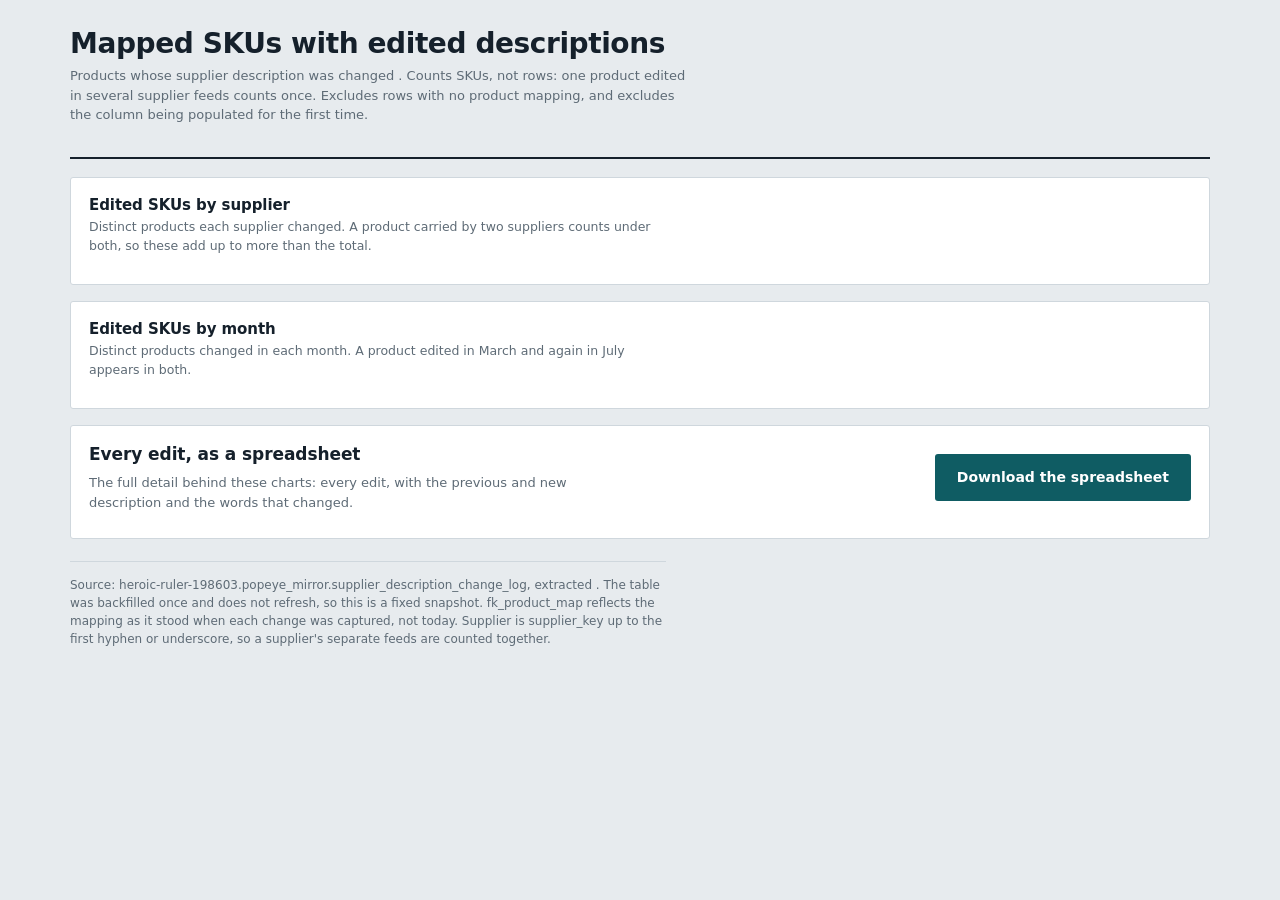
<file: templates/dashboard.html>
<!DOCTYPE html>
<html lang="en">
<head>
<meta charset="utf-8">
<meta name="viewport" content="width=device-width, initial-scale=1">
<title>Edited SKUs — mapped, 2026</title>
<style>
:root{
  --page:#E7EBEE; --surface:#FFFFFF; --ink:#15202B; --muted:#5E6B76;
  --rule:#CFD7DD; --accent:#0F5C63; --bar:#3E5A6B; --bar-2:#DCE3E9;
  --sans:system-ui,-apple-system,"Segoe UI",Roboto,Helvetica,Arial,sans-serif;
  --mono:ui-monospace,"SF Mono",Menlo,Consolas,"Liberation Mono",monospace;
}
*{box-sizing:border-box}
body{margin:0;background:var(--page);color:var(--ink);font-family:var(--sans);
  font-size:14px;line-height:1.5;-webkit-font-smoothing:antialiased}
.wrap{max-width:1180px;margin:0 auto;padding:28px 20px 64px}
h1{font-size:28px;line-height:1.15;font-weight:640;letter-spacing:-.015em;margin:0 0 6px}
h2{font-size:15px;font-weight:640;margin:0;letter-spacing:-.005em}
p.sub{margin:0;color:var(--muted);font-size:13px;max-width:76ch}
header{border-bottom:2px solid var(--ink);padding-bottom:16px;margin-bottom:18px}
.stats{display:flex;flex-wrap:wrap;gap:26px;margin-top:16px}
.stat b{display:block;font-size:22px;font-weight:640;letter-spacing:-.02em;
  font-variant-numeric:tabular-nums}
.stat span{font-size:12.5px;color:var(--muted)}
.panel{background:var(--surface);border:1px solid var(--rule);border-radius:3px;
  padding:16px 18px;margin-bottom:16px}
.hd{margin-bottom:12px}
.hd p{margin:2px 0 0;color:var(--muted);font-size:12.5px;max-width:74ch}
svg{display:block;width:100%;overflow:visible}
svg text{font-family:var(--sans);fill:var(--muted);font-size:11px}
svg text.val{fill:var(--ink);font-variant-numeric:tabular-nums}
rect.mb:hover{fill:var(--accent)}
.dl{display:grid;grid-template-columns:1fr auto;gap:24px;align-items:center}
.dl h2{font-size:17px}
.dl p{margin:6px 0 0;color:var(--muted);font-size:13px;max-width:62ch}
.dl ul{margin:10px 0 0;padding:0;list-style:none;color:var(--muted);font-size:12.5px}
.dl li{padding:2px 0;border-bottom:1px solid var(--rule);display:flex;
  justify-content:space-between;gap:16px;max-width:52ch}
.dl li:last-child{border-bottom:0}
.dl li b{font-weight:600;color:var(--ink);font-variant-numeric:tabular-nums}
.dl code{font-family:var(--mono);font-size:12px}
button.get{font:inherit;font-size:14px;font-weight:600;padding:13px 22px;border:0;
  background:var(--accent);color:#fff;border-radius:3px;cursor:pointer;white-space:nowrap}
button.get:hover{background:#0B474C}
button.get:disabled{background:var(--muted);cursor:default}
.fine{margin-top:8px;font-size:12px;color:var(--muted);text-align:right}
:focus-visible{outline:2px solid var(--ink);outline-offset:2px}
footer{margin-top:22px;color:var(--muted);font-size:12px;border-top:1px solid var(--rule);
  padding-top:14px;max-width:78ch}
@media (max-width:860px){
  h1{font-size:23px}
  .dl{grid-template-columns:1fr}
  .fine{text-align:left}
}
@media (prefers-reduced-motion:reduce){*{transition:none!important}}
</style>
</head>
<body>
<div class="wrap">
<header>
  <h1>Mapped SKUs with edited descriptions</h1>
  <p class="sub">Products whose supplier description was changed <span id="range"></span>. Counts SKUs, not rows: one product edited in several supplier feeds counts once. Excludes rows with no product mapping, and excludes the column being populated for the first time.</p>
  <div class="stats" id="stats"></div>
</header>

<section class="panel">
  <div class="hd"><h2>Edited SKUs by supplier</h2>
    <p>Distinct products each supplier changed. A product carried by two suppliers counts under both, so these add up to more than the total.</p></div>
  <div id="chart-supplier"></div>
</section>

<section class="panel">
  <div class="hd"><h2>Edited SKUs by month</h2>
    <p>Distinct products changed in each month. A product edited in March and again in July appears in both. <span id="partial-blurb"></span></p></div>
  <div id="chart-month"></div>
</section>

<section class="panel">
  <div class="dl">
    <div>
      <h2>Every edit, as a spreadsheet</h2>
      <p>The full detail behind these charts: every edit, with the previous and new description and the words that changed.</p>
      <ul id="counts"></ul>
    </div>
    <div>
      <button class="get" id="get">Download the spreadsheet</button>
      <div class="fine" id="fine"></div>
    </div>
  </div>
</section>

<footer>
Source: heroic-ruler-198603.popeye_mirror.supplier_description_change_log, extracted <span id="extracted"></span>.
The table was backfilled once and does not refresh, so this is a fixed snapshot.
fk_product_map reflects the mapping as it stood when each change was captured, not today.
Supplier is supplier_key up to the first hyphen or underscore, so a supplier's separate feeds are
counted together.
</footer>
</div>

<script id="data" type="application/json">__DATA__</script>
<script id="xlsx" type="text/plain">__XLSX__</script>
<script>
const D = JSON.parse(document.getElementById('data').textContent);
const fmt = n => n.toLocaleString('en-AU');
const $ = id => document.getElementById(id);
const SVGNS = 'http://www.w3.org/2000/svg';
const el = (n, a) => { const e = document.createElementNS(SVGNS, n);
  for (const k in a) e.setAttribute(k, a[k]); return e; };

const S = D.stats, META = D.meta;
$('stats').innerHTML = [
  [fmt(S.skus), 'SKUs edited'],
  [fmt(S.edits), 'edits in total'],
  [fmt(S.suppliers), 'suppliers']
].map(([b, s]) => `<div class="stat"><b>${b}</b><span>${s}</span></div>`).join('');

$('range').textContent = META.dateRange;
$('extracted').textContent = META.extracted;
$('fine').textContent = `Excel workbook, ${fmt(META.xlsxKb)} KB`;
$('counts').innerHTML = [
  ['Rows', `${fmt(S.edits)} edits`],
  ['SKUs', fmt(S.skus)],
  ['Suppliers', fmt(S.suppliers)],
  ['Columns', `${META.columns}, filter-ready`]
].map(([k, v]) => `<li><span>${k}</span><b>${v}</b></li>`).join('');

$('partial-blurb').textContent = META.partial >= 0
  ? `The last month is incomplete (${META.partialNote}), so its bar is hatched and left out of the average.`
  : 'Every month shown is complete.';

function supplierChart() {
  const list = D.suppliers, rowH = 23, w = 1000, labelW = 132, valW = 76;
  const h = list.length * rowH + 4;
  const max = Math.max(...list.map(s => s.skus));
  const scale = w - labelW - valW;
  const svg = el('svg', { viewBox: `0 0 ${w} ${h}` });
  list.forEach((s, i) => {
    const y = i * rowH + 2, bh = rowH - 9;
    const t = el('text', { x: 0, y: y + bh - 1, class: 'val' });
    t.textContent = s.p; t.setAttribute('font-size', '12'); svg.appendChild(t);
    const bw = Math.max(scale * s.skus / max, 1);
    const r = el('rect', { x: labelW, y, width: bw, height: bh, fill: 'var(--bar)' });
    r.appendChild(el('title')).textContent =
      `${s.p}: ${fmt(s.skus)} SKUs edited, ${fmt(s.edits)} edits`;
    svg.appendChild(r);
    const v = el('text', { x: labelW + bw + 8, y: y + bh - 1, class: 'val' });
    v.textContent = fmt(s.skus); svg.appendChild(v);
  });
  $('chart-supplier').appendChild(svg);
}

function monthChart() {
  const M = D.months;
  const w = 1000, h = 250, padL = 46, padR = 10, padT = 24, padB = 40;
  const plotH = h - padT - padB, plotW = w - padL - padR;
  const raw = Math.max(...M.map(m => m.skus));
  const step = 200, top = Math.ceil(raw / step) * step;
  const y = v => h - padB - (v / top) * plotH;
  const slot = plotW / M.length, bw = slot * 0.6;
  const NAMES = ['Jan', 'Feb', 'Mar', 'Apr', 'May', 'Jun',
                 'Jul', 'Aug', 'Sep', 'Oct', 'Nov', 'Dec'];
  // Which month is short, the average, and the words for both are all derived in
  // build.py from the data's max changed_at. -1 means every month is complete.
  const partial = META.partial;
  const avg = META.avg;

  const svg = el('svg', { viewBox: `0 0 ${w} ${h}` });
  const defs = el('defs');
  const pat = el('pattern', { id: 'part', width: 6, height: 6,
    patternUnits: 'userSpaceOnUse', patternTransform: 'rotate(45)' });
  pat.appendChild(el('rect', { width: 6, height: 6, fill: 'var(--bar-2)' }));
  pat.appendChild(el('rect', { width: 2.4, height: 6, fill: 'var(--bar)', opacity: .55 }));
  defs.appendChild(pat); svg.appendChild(defs);

  for (let v = 0; v <= top; v += step) {
    svg.appendChild(el('line', { x1: padL, x2: w - padR, y1: y(v), y2: y(v),
      stroke: v === 0 ? 'var(--ink)' : 'var(--rule)', 'stroke-width': v === 0 ? 1 : 1 }));
    const t = el('text', { x: padL - 9, y: y(v) + 4, 'text-anchor': 'end' });
    t.textContent = fmt(v); svg.appendChild(t);
  }

  if (avg !== null) {
    svg.appendChild(el('line', { x1: padL, x2: w - padR, y1: y(avg), y2: y(avg),
      stroke: 'var(--accent)', 'stroke-width': 1.5, 'stroke-dasharray': '5 4' }));
    const al = el('text', { x: w - padR, y: y(avg) - 7, 'text-anchor': 'end' });
    al.setAttribute('fill', 'var(--accent)');
    al.textContent = `${fmt(avg)} a month on average, ${META.avgRange}`;
    svg.appendChild(al);
  }

  M.forEach((m, i) => {
    const x = padL + i * slot + (slot - bw) / 2;
    const isPart = i === partial;
    const r = el('rect', { x, y: y(m.skus), width: bw, height: h - padB - y(m.skus),
      fill: isPart ? 'url(#part)' : 'var(--bar)' });
    if (!isPart) r.setAttribute('class', 'mb');
    r.appendChild(el('title')).textContent =
      `${m.m}: ${fmt(m.skus)} SKUs edited, ${fmt(m.edits)} edits` +
      (isPart ? ` — ${META.partialNote}` : '');
    svg.appendChild(r);

    const v = el('text', { x: x + bw / 2, y: y(m.skus) - 7, 'text-anchor': 'middle', class: 'val' });
    v.setAttribute('font-size', '12'); v.textContent = fmt(m.skus); svg.appendChild(v);

    const l = el('text', { x: x + bw / 2, y: h - padB + 17, 'text-anchor': 'middle' });
    l.textContent = NAMES[+m.m.slice(5) - 1];
    if (isPart) l.setAttribute('fill', 'var(--muted)');
    svg.appendChild(l);
    if (isPart) {
      const n = el('text', { x: x + bw / 2, y: h - padB + 30, 'text-anchor': 'middle' });
      n.setAttribute('font-size', '10'); n.textContent = META.partialTick; svg.appendChild(n);
    }
  });

  $('chart-month').appendChild(svg);
}

const FILE = "__FILE__";
$('get').addEventListener('click', () => {
  try {
    const b64 = document.getElementById('xlsx').textContent.trim();
    const bin = atob(b64);
    const buf = new Uint8Array(bin.length);
    for (let i = 0; i < bin.length; i++) buf[i] = bin.charCodeAt(i);
    const blob = new Blob([buf], { type:
      'application/vnd.openxmlformats-officedocument.spreadsheetml.sheet' });
    const url = URL.createObjectURL(blob);
    const a = document.createElement('a');
    a.href = url; a.download = FILE;
    document.body.appendChild(a); a.click(); a.remove();
    setTimeout(() => URL.revokeObjectURL(url), 4000);
  } catch (e) {
    $('fine').textContent = 'The download did not start. Open this page from a saved copy of the file rather than a preview pane.';
  }
});

supplierChart(); monthChart();
</script>
</body>
</html>
</file>
<file: vehicle-fitment-dashboard/styles.css>
:root{
  --paper:#EDF0EF; --card:#FFFFFF; --ink:#16262B; --ink-2:#4A5F63; --line:#D3DAD8;
  --fit:#2F6E60; --nofit:#AEBCB8; --gap:#C4922F; --void:#6E5A82; --ev:#3A7CA5; --hot:#A03D2A;
  /* powertrain series — kept distinct in hue and lightness */
  --t-non:#1F3D4A; --t-ev:#1B84D8; --t-unk:#C0399F;
  --display:"Space Grotesk","Helvetica Neue",Arial,sans-serif;
  --body:"IBM Plex Sans","Segoe UI",Arial,sans-serif;
}
*{box-sizing:border-box}
body{margin:0;background:var(--paper);color:var(--ink);font-family:var(--body);
     font-size:15px;line-height:1.55;-webkit-font-smoothing:antialiased}
.wrap{max-width:1120px;margin:0 auto;padding:48px 28px 72px}

/* ---------- type ---------- */
h1{font-family:var(--display);font-weight:700;font-size:clamp(30px,4.2vw,46px);
   line-height:1.06;letter-spacing:-0.02em;margin:0 0 10px;max-width:17ch}
h2{font-family:var(--display);font-weight:500;font-size:19px;letter-spacing:-0.01em;margin:0 0 4px}
.standfirst{max-width:62ch;color:var(--ink-2);margin:0 0 6px}
.meta{font-family:var(--display);font-size:13px;color:var(--ink-2);margin:0}
.lede{color:var(--ink-2);font-size:14px;margin:0 0 18px;max-width:72ch}
section{margin-top:46px}
footer{margin-top:44px;padding-top:16px;border-top:1px solid var(--line);
       font-size:12.5px;color:var(--ink-2);max-width:80ch}

/* ---------- shared card + legend ---------- */
.card{background:var(--card);border:1px solid var(--line);border-radius:3px;padding:22px 22px 18px}
.cardh{font-family:var(--display);font-weight:500;font-size:16px;margin:0 0 12px}
.legend{display:flex;flex-wrap:wrap;gap:6px 26px}
.legend div{display:flex;align-items:baseline;gap:8px;font-size:13.5px}
.legend b{font-family:var(--display);font-weight:500}
.legend em{font-style:normal;color:var(--ink-2)}
.sw{width:11px;height:11px;border-radius:2px;flex:0 0 auto;transform:translateY(1px)}
.cardleg{margin-top:22px}

/* ---------- header block ---------- */
.pair{display:flex;flex-wrap:wrap;gap:10px 56px}
.half{flex:1 1 240px}
.half b{font-family:var(--display);font-weight:700;font-size:clamp(34px,5vw,48px);
        letter-spacing:-0.03em;line-height:1;display:inline-block}
.half b.fitnum{color:var(--fit)}
.half b.nonum{color:var(--ink)}
.half .pc{font-family:var(--display);font-size:17px;color:var(--ink-2);margin-left:9px}
.half p{margin:5px 0 0;font-size:14px;color:var(--ink-2)}
.stack{display:flex;height:56px;margin:20px 0 16px;border-radius:2px;overflow:hidden}
.stack i{display:block;height:100%}

/* ---------- controls ---------- */
.ctrls{display:flex;flex-wrap:wrap;gap:10px;margin-bottom:22px}
.ctrl{display:flex;border:1px solid var(--line);border-radius:3px;overflow:hidden;background:var(--card)}
.ctrl button{font-family:var(--display);font-size:13px;color:var(--ink-2);background:transparent;
             border:0;border-left:1px solid var(--line);padding:7px 13px;cursor:pointer}
.ctrl button:first-child{border-left:0}
.ctrl button:hover{background:#F4F7F6;color:var(--ink)}
.ctrl button.on{background:var(--fit);color:#fff}
.ctrl button:focus-visible{outline:3px solid var(--ev);outline-offset:-3px}

/* ---------- plot frame (shared by both charts) ---------- */
.axistitle{margin:0 0 8px;font-family:var(--display);font-size:11.5px;color:var(--ink-2)}
.plot{display:flex;gap:10px}
.ylab{position:relative;width:52px;flex:0 0 52px;height:250px}
.ylab span{position:absolute;right:0;transform:translateY(-50%);font-family:var(--display);
           font-size:11px;color:var(--ink-2);font-variant-numeric:tabular-nums;white-space:nowrap}
.parea{position:relative;flex:1 1 auto;height:250px;min-width:0}
.grid{position:absolute;inset:0;pointer-events:none}
.grid i{position:absolute;left:0;right:0;height:1px;background:#E4E9E7}
.grid i.zero{background:var(--line)}
.chart{position:relative;display:flex;align-items:flex-end;gap:3px;height:100%}
.lines{position:absolute;inset:0;width:100%;height:100%;overflow:visible;pointer-events:none}
.lines path{fill:none;stroke-width:2.6;vector-effect:non-scaling-stroke;
            stroke-linejoin:round;stroke-linecap:round}
.lines circle{stroke:var(--card);stroke-width:2;pointer-events:auto}
.tickrow{display:flex;gap:10px;margin-top:8px}
.yspacer{width:52px;flex:0 0 52px}
.ticks{display:flex;gap:3px;flex:1 1 auto;min-width:0}
.ticks span{flex:1 1 0;min-width:0;overflow:visible;font-family:var(--display);font-size:11px;
            color:var(--ink-2);text-align:center;line-height:1.2;white-space:nowrap}
.ticks span b{display:block;font-weight:400;opacity:.6;font-size:10px}

/* ---------- columns ---------- */
.col{flex:1 1 0;display:flex;flex-direction:column;justify-content:flex-end;
     height:100%;position:relative;min-width:0}
.col i{display:block;width:100%}
.col .w{background:var(--fit)}
.col .wo{background:var(--nofit)}
.col .n1b{background:var(--t-non)}
.col .e1{background:var(--t-ev)}
.col .u1{background:var(--t-unk)}
.col.clip .wo{background:repeating-linear-gradient(-45deg,var(--nofit),var(--nofit) 4px,#C3CECB 4px,#C3CECB 8px)}
.col.clip .w{background:repeating-linear-gradient(-45deg,var(--fit),var(--fit) 4px,#3F8375 4px,#3F8375 8px)}
.col.clip::before{content:"";position:absolute;left:-1px;right:-1px;top:0;height:5px;
  background:linear-gradient(-45deg,var(--card) 25%,transparent 25%,transparent 50%,
             var(--card) 50%,var(--card) 75%,transparent 75%);background-size:7px 7px}
.col u{position:absolute;top:-17px;left:50%;transform:translateX(-50%);font-family:var(--display);
       font-size:10.5px;text-decoration:none;color:var(--hot);white-space:nowrap}
.col.faint{opacity:.4}
.col.pick{cursor:pointer}
.col.pick:hover .w,.col.pick:hover .wo{filter:brightness(1.08)}
.col.sel .w,.col.sel .wo{outline:2px solid var(--ink);outline-offset:0}
.col:focus-visible{outline:3px solid var(--ev);outline-offset:2px}

/* ---------- month drill-down ---------- */
.drill{margin-top:18px;border-top:1px solid var(--line);padding-top:18px}
.drill .hint{margin:0 0 12px;font-size:13px;color:var(--ink-2);
             font-family:var(--display);max-width:78ch;line-height:1.5}
.drillbody{display:flex;flex-wrap:wrap;gap:26px;align-items:center}
.donut{width:140px;height:140px;flex:0 0 140px}
.donut text{font-family:var(--display)}
.drilltext{flex:1 1 260px}
.drilltext h4{font-family:var(--display);font-weight:500;font-size:15px;margin:0 0 10px}
.dleg{display:grid;grid-template-columns:13px 1fr 74px 54px;gap:10px;
      align-items:center;font-size:13.5px;padding:4px 0}
.dleg .sw2{width:11px;height:11px;border-radius:2px}
.dleg .n1{font-family:var(--display);font-variant-numeric:tabular-nums;text-align:right}
.dleg .n2{font-family:var(--display);font-variant-numeric:tabular-nums;
          text-align:right;color:var(--ink-2)}
.clear{margin-top:12px;font-family:var(--display);font-size:12.5px;color:var(--ink-2);
       background:transparent;border:1px solid var(--line);border-radius:3px;
       padding:6px 12px;cursor:pointer}
.clear:hover{background:#F4F7F6;color:var(--ink)}

/* ---------- failure-mode cards ---------- */
.modes{display:grid;grid-template-columns:repeat(3,1fr);gap:18px}
.mode{background:var(--card);border:1px solid var(--line);border-radius:3px;
      padding:18px 20px;border-top:3px solid var(--nofit)}
.mode.s{border-top-color:var(--gap)}
.mode.v{border-top-color:var(--void)}
.mode b{display:block;font-family:var(--display);font-weight:700;font-size:28px;
        letter-spacing:-0.02em;line-height:1.15}
.mode h4{font-family:var(--display);font-weight:500;font-size:14px;margin:4px 0 6px}
.mode p{margin:0;font-size:13px;color:var(--ink-2)}

/* ---------- type table ---------- */
.stackcards{display:flex;flex-direction:column;gap:18px}
.frows{margin:2px -12px 0}
.frow{display:grid;
      grid-template-columns:minmax(170px,1.35fr) 96px minmax(210px,2.1fr) 62px 88px;
      gap:16px;padding:9px 12px;min-height:44px;align-items:center;
      border-top:1px solid var(--line);transition:background .12s ease}
.frow > *{min-width:0}
.frow:not(.head):hover{background:#F5F8F7}
.frow.head{font-size:11px;letter-spacing:.015em;padding:0 12px 7px;min-height:0;
           border-top:0;border-bottom:1px solid var(--line);align-items:end;
           font-family:var(--display);color:var(--ink-2)}
.frow.head:hover{background:transparent}
.frow.head > div{white-space:normal;line-height:1.25}
.frow.total{border-top:1.5px solid var(--ink);background:#F5F8F7}
.frow.total .fname{font-family:var(--display);font-weight:500}
.frow > .num:nth-child(4){border-left:1px solid var(--line);padding-left:16px;margin-left:-8px}
.fname{font-weight:500;font-size:14px;line-height:1.25;min-width:0}
.fname small{display:block;font-weight:400;color:var(--ink-2);max-width:100%;
             line-height:1.3;margin-top:2px;font-size:10.5px;overflow-wrap:break-word}
.num{font-family:var(--display);font-variant-numeric:tabular-nums;text-align:right;font-size:13px}
.num.strong{font-weight:500;font-size:14px}
.num.sub{color:var(--ink-2)}
.npc{display:block;font-size:11px;font-weight:400;color:var(--ink-2);margin-top:1px}
.hsub{font-size:10.5px;opacity:.75;font-weight:400}
.dbar{display:flex;height:9px;border-radius:2px;overflow:hidden;background:#E4E9E7;min-width:2px}
.dbar i{display:block;height:100%}
.dbar .c{background:var(--fit)}
.dbar .n{background:var(--nofit)}
.dbar .s{background:var(--gap)}
.dbar .v{background:var(--void)}

/* ---------- year chart ---------- */
.yshort,.pshort{height:170px}
.yticks span{font-size:12px}

/* ---------- download ---------- */
.dl{display:flex;flex-wrap:wrap;align-items:center;gap:18px 24px;padding:18px 22px;
    background:var(--card);border:1px solid var(--line);border-left:4px solid var(--fit);
    border-radius:3px}
.dl .txt{flex:1 1 340px}
.dl h3{font-family:var(--display);font-weight:500;font-size:15px;margin:0 0 3px}
.dl p{margin:0;font-size:13.5px;color:var(--ink-2);max-width:66ch}
.dl a{font-family:var(--display);font-size:14px;font-weight:500;color:#fff;text-decoration:none;
      background:var(--fit);border-radius:3px;padding:11px 20px;transition:background .15s ease}
.dl a:hover{background:#25574C}
.dl a:focus-visible{outline:3px solid var(--ev);outline-offset:2px}

/* ---------- caveats ---------- */
.gaps{border-top:2px solid var(--ink)}
.gap-item{display:grid;grid-template-columns:132px 1fr;gap:22px;padding:15px 0;
          border-bottom:1px solid var(--line)}
.gap-item h4{font-family:var(--display);font-weight:500;font-size:14px;margin:0}
.gap-item p{margin:0;font-size:14px;color:var(--ink-2);max-width:76ch}
.gap-item p b{color:var(--ink);font-weight:500;font-family:var(--display)}

/* ---------- responsive ---------- */
@media (prefers-reduced-motion:reduce){
  .dl a,.frow{transition:none}
}
@media (max-width:1060px) and (min-width:901px){
  .frow{grid-template-columns:minmax(150px,1.3fr) 86px minmax(160px,1.9fr) 56px 78px;gap:12px}
  .frow > .num:nth-child(4){padding-left:12px;margin-left:-5px}
  .fname small{font-size:10px}
}
@media (max-width:900px){
  .modes{grid-template-columns:1fr}
  .ylab,.parea{height:190px}
  .ylab,.yspacer{width:40px;flex-basis:40px}
  .ticks span{font-size:9.5px}
  .frow{grid-template-columns:1fr 96px 62px;gap:10px 12px;min-height:0}
  .frow .dbar{grid-column:1 / -1}
  .frow.head .dbar,.frow.head div:nth-child(3){display:none}
  .gap-item{grid-template-columns:1fr;gap:4px}
}
</file>
